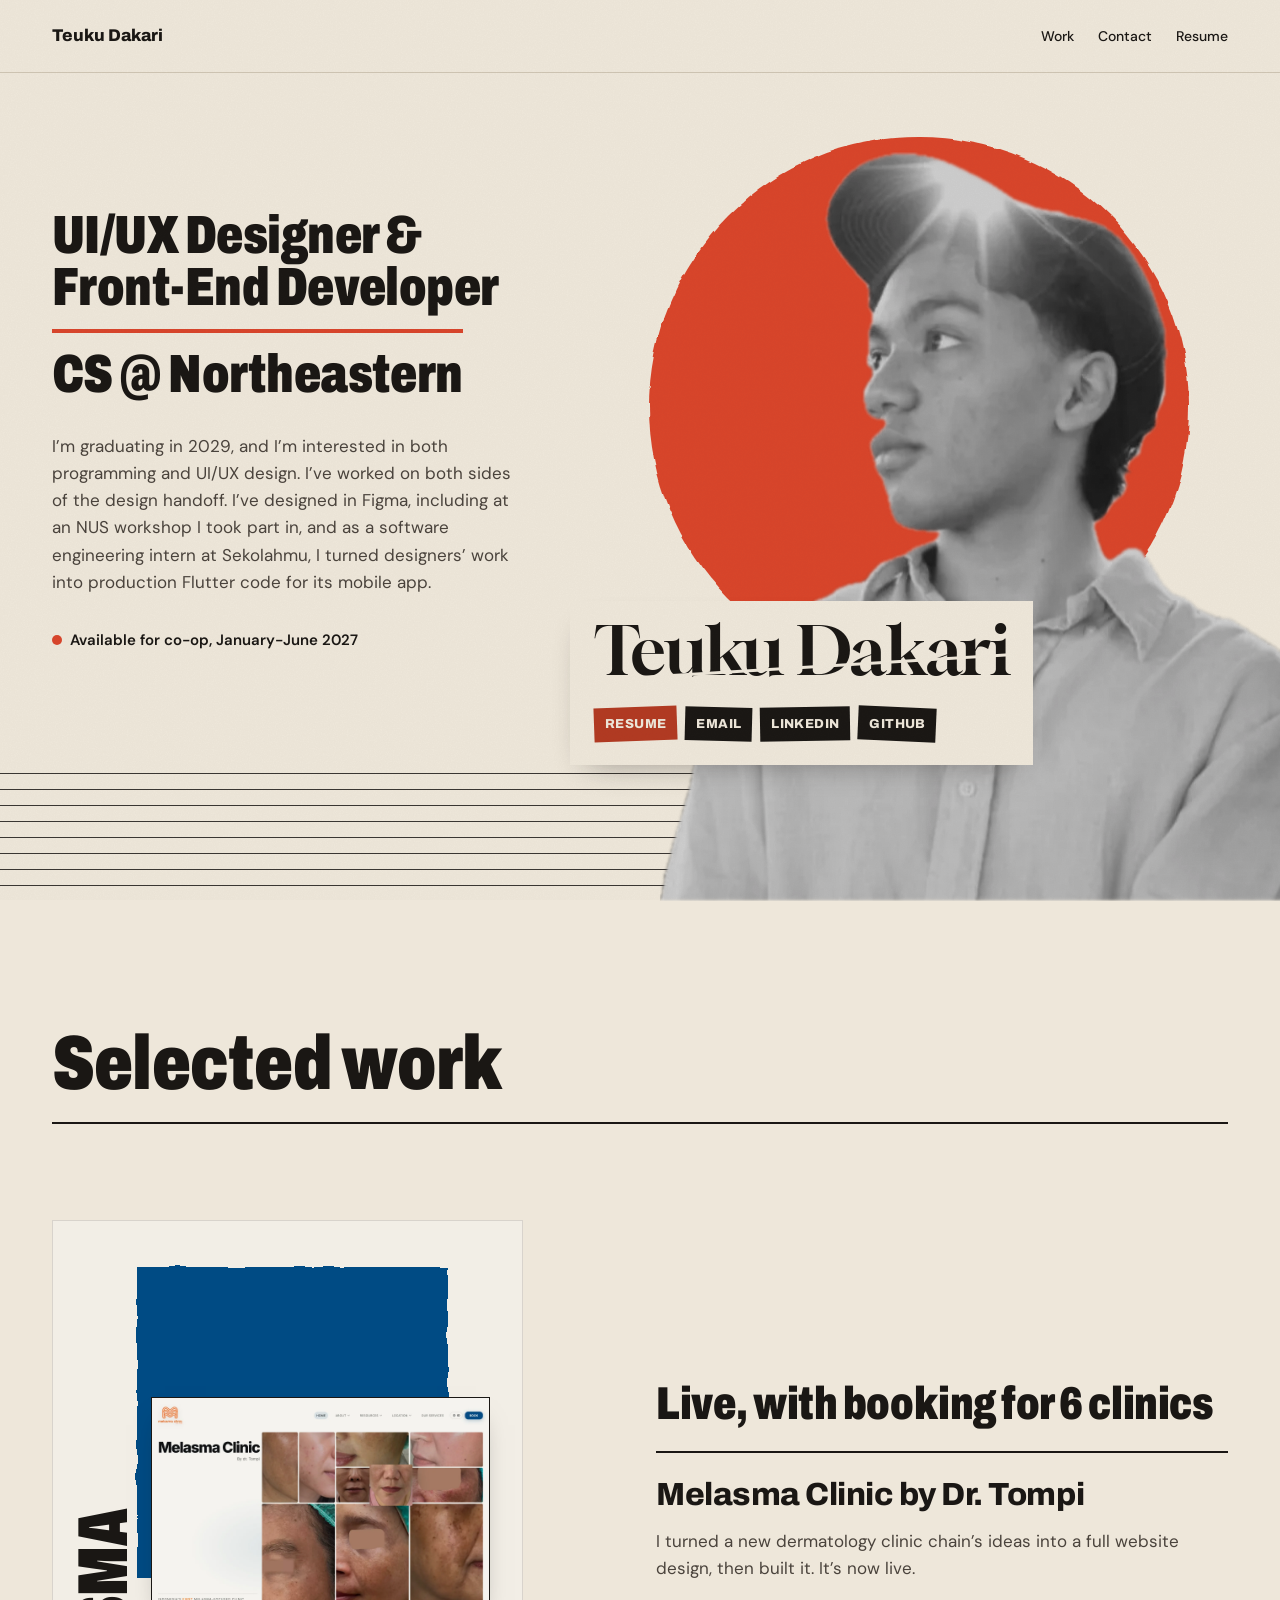
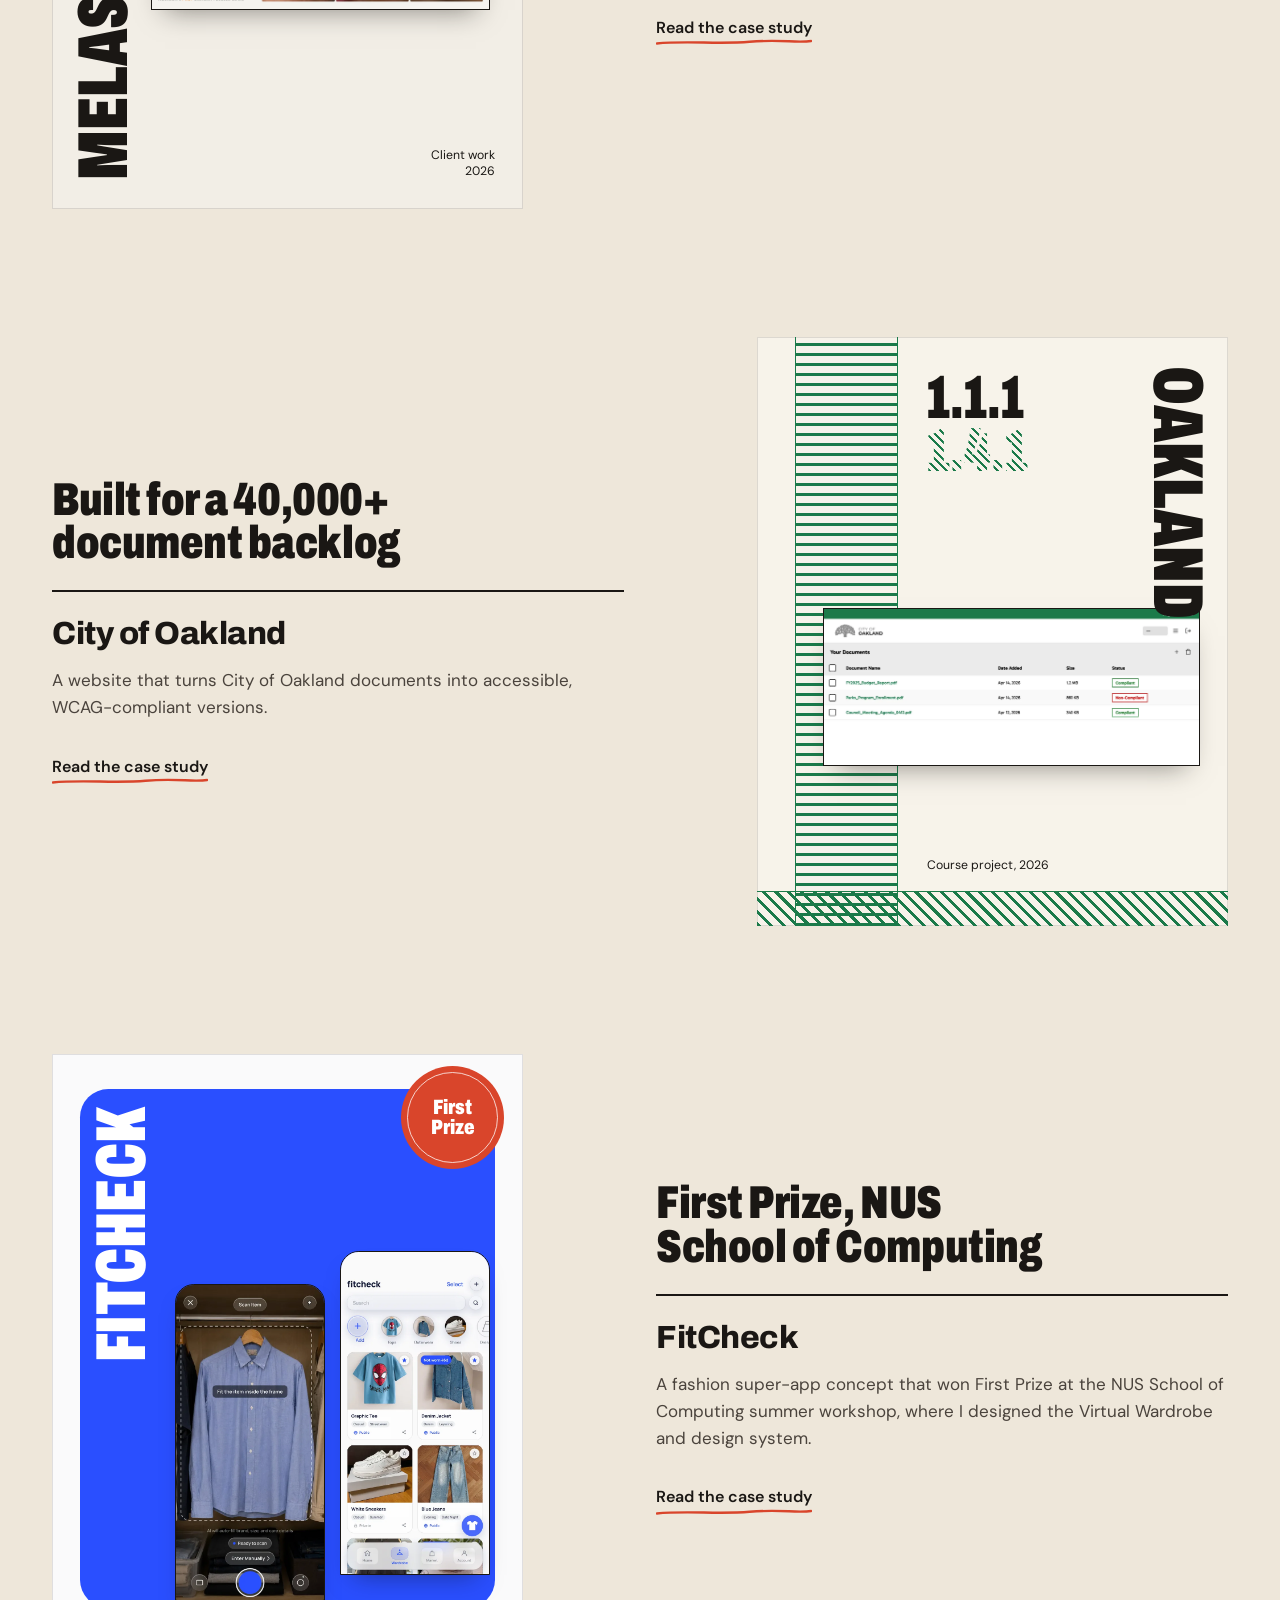
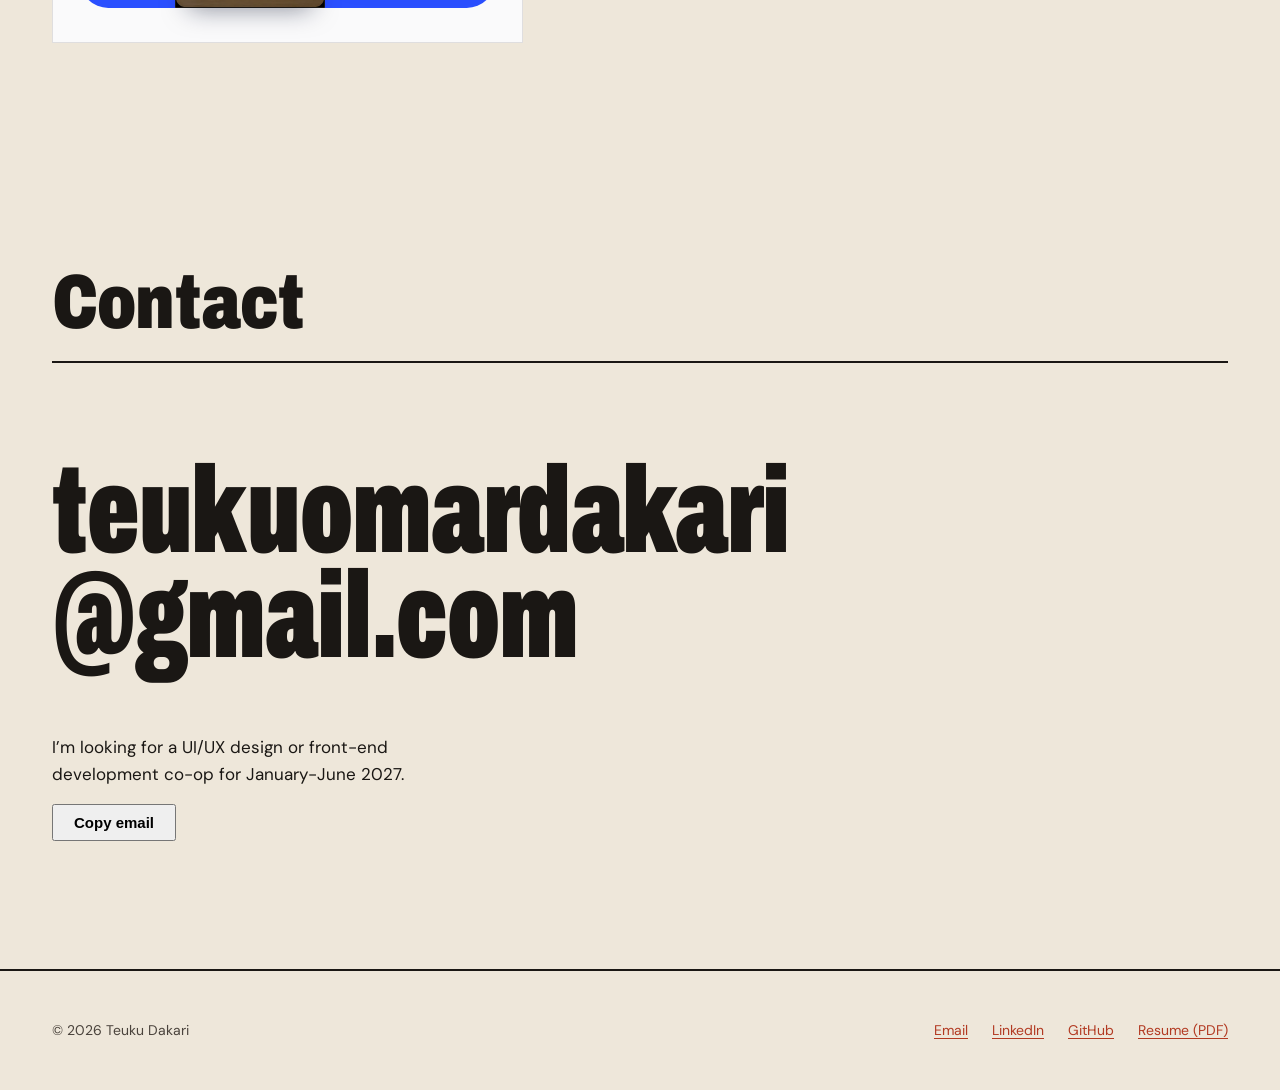
<file: index.html>
<!DOCTYPE html>
<html lang="en">
<head>
  <meta charset="utf-8">
  <meta name="viewport" content="width=device-width, initial-scale=1">
  <title>Teuku Dakari - UI/UX Designer</title>
  <meta name="description" content="Teuku Dakari is a UI/UX designer and computer science student at Northeastern University, focused on making technology easier for everyone to use.">

  <meta name="theme-color" content="#EEE7DA">

  <!-- Link previews (LinkedIn, Slack, iMessage…). -->
  <meta property="og:type" content="website">
  <meta property="og:site_name" content="Teuku Dakari">
  <meta property="og:title" content="Teuku Dakari - UI/UX Designer">
  <meta property="og:description" content="UI/UX designer and computer science student at Northeastern University, focused on making technology easier for everyone to use.">
  <meta property="og:url" content="https://dakari.dev/">
  <meta property="og:image" content="https://dakari.dev/images/og-image.png">
  <meta property="og:image:width" content="1200">
  <meta property="og:image:height" content="630">
  <meta property="og:image:alt" content="Teuku Dakari, UI/UX Designer">
  <meta name="twitter:card" content="summary_large_image">
  <link rel="icon" href="favicon.svg" type="image/svg+xml">
  <link rel="apple-touch-icon" href="apple-touch-icon.png">
  <link rel="preconnect" href="https://fonts.googleapis.com">
  <link rel="preconnect" href="https://fonts.gstatic.com" crossorigin>
  <link rel="stylesheet" href="https://fonts.googleapis.com/css2?family=Gloock&text=TeukDari%20&display=swap">
  <link rel="stylesheet" href="https://fonts.googleapis.com/css2?family=Archivo:wdth,wght@62..125,400..900&family=DM+Sans:opsz,wght@9..40,400;9..40,500;9..40,600&display=swap">
  <link rel="preload" as="image" href="images/poster/headshot.webp" type="image/webp">
  <link rel="stylesheet" href="css/poster.css">
</head>
<body>
  <a class="skip-link" href="#main">Skip to content</a>

  <!-- Rough, printed edges for flat shapes -->
  <svg width="0" height="0" style="position:absolute" aria-hidden="true" focusable="false">
    <filter id="rough" x="-5%" y="-5%" width="110%" height="110%">
      <feTurbulence type="fractalNoise" baseFrequency="0.035" numOctaves="2" seed="7" result="noise"/>
      <feDisplacementMap in="SourceGraphic" in2="noise" scale="7" xChannelSelector="R" yChannelSelector="G"/>
    </filter>
  </svg>

  <!-- ============ SHARED HEADER (keep in sync across all pages) ============ -->
  <header class="site-header">
    <div class="wrap">
      <a class="site-name" href="index.html">Teuku Dakari</a>
      <nav class="site-nav" aria-label="Main">
        <ul>
          <li><a href="#work">Work</a></li>
          <li><a href="#contact">Contact</a></li>
          <li><a href="assets/resume.pdf">Resume</a></li>
        </ul>
      </nav>
    </div>
  </header>
  <!-- ============ /SHARED HEADER ============ -->

  <main id="main">

    <!-- Hero: a poster of me -->
    <section class="hero" aria-labelledby="intro-title">
      <div class="wrap">
        <div class="hero__art">
          <div class="hero__circle" aria-hidden="true"></div>
          <img class="hero__photo" src="images/poster/headshot.webp" alt="Portrait of Teuku Dakari in a cap and light shirt, looking to the side" width="643" height="715" fetchpriority="high">
          <div class="hero__plate">
            <h1 id="intro-title" class="nameplate">Teuku Dakari</h1>
            <ul class="tags-dl" aria-label="Contact">
              <li><a class="dtag dtag--primary" href="assets/resume.pdf"><span class="dtag__box" aria-hidden="true"></span><span class="dtag__text">Resume</span></a></li>
              <li><a class="dtag" href="mailto:teukuomardakari@gmail.com"><span class="dtag__box" aria-hidden="true"></span><span class="dtag__text">Email</span></a></li>
              <li><a class="dtag" href="https://www.linkedin.com/in/dakarit"><span class="dtag__box" aria-hidden="true"></span><span class="dtag__text">LinkedIn</span></a></li>
              <li><a class="dtag" href="https://github.com/dakarit"><span class="dtag__box" aria-hidden="true"></span><span class="dtag__text">GitHub</span></a></li>
            </ul>
          </div>
        </div>

        <div class="hero__text">
          <p class="hero__lead">UI/UX Designer &amp; <span class="nowrap">Front-End Developer</span> <span class="visually-hidden">|</span> <span class="hero__school">CS @ Northeastern</span></p>
          <p class="hero__about">I’m graduating in 2029, and I’m interested in both programming and UI/UX design. I’ve worked on both sides of the design handoff. I’ve designed in Figma, including at an NUS workshop I took part in, and as a software engineering intern at Sekolahmu, I turned designers’ work into production Flutter code for its mobile app.</p>
          <p class="hero__availability">Available for co-op, January-June 2027</p>
        </div>
      </div>
      <div class="hero__steps" aria-hidden="true"></div>
    </section>

    <!-- Work: each project is a poster -->
    <section class="section" id="work" aria-labelledby="work-title">
      <div class="wrap">
        <div class="section__head">
          <h2 id="work-title">Selected work</h2>
        </div>

        <ul class="work-list">

          <li class="project project--clinic">
            <a class="poster poster--clinic" href="projects/clinic.html" tabindex="-1" aria-hidden="true">
              <span class="poster__shape"></span>
              <img class="poster__img" src="images/melasma/home-en.webp" alt="" width="1600" height="1000" loading="lazy">
              <span class="poster__title">MELASMA</span>
              <span class="poster__meta">Client work<br>2026</span>
            </a>
            <div class="project__info">
              <p class="project__fact">Live, with booking for 6 clinics</p>
              <h3><a href="projects/clinic.html">Melasma Clinic by Dr. Tompi</a></h3>
              <p class="project__desc">I turned a new dermatology clinic chain’s ideas into a full website design, then built it. It’s now live.</p>
              <a class="read-more" href="projects/clinic.html">Read the case study<span class="visually-hidden">: Melasma Clinic</span></a>
            </div>
          </li>

          <li class="project project--oakland">
            <a class="poster poster--oakland" href="projects/oakland.html" tabindex="-1" aria-hidden="true">
              <span class="poster__shape"></span>
              <span class="poster__codes"><span>1.1.1</span><span>1.4.1</span></span>
              <img class="poster__img" src="images/oakland/dashboard.webp" alt="" width="1600" height="667" loading="lazy">
              <span class="poster__band"></span>
              <span class="poster__title">OAKLAND</span>
              <span class="poster__meta">Course project, 2026</span>
            </a>
            <div class="project__info">
              <p class="project__fact">Built for a 40,000+ document backlog</p>
              <h3><a href="projects/oakland.html">City of Oakland</a></h3>
              <p class="project__desc">A website that turns City of Oakland documents into accessible, WCAG-compliant versions.</p>
              <a class="read-more" href="projects/oakland.html">Read the case study<span class="visually-hidden">: City of Oakland</span></a>
            </div>
          </li>

          <li class="project project--fitcheck">
            <a class="poster poster--fitcheck" href="projects/nus.html" tabindex="-1" aria-hidden="true">
              <span class="poster__shape"></span>
              <span class="poster__block"></span>
              <span class="poster__block poster__block--blue"></span>
              <span class="poster__barcode"></span>
              <img class="poster__img poster__img--a" src="images/fitcheck/scan.webp" alt="" width="520" height="1125" loading="lazy">
              <img class="poster__img poster__img--b" src="images/fitcheck/wardrobe.webp" alt="" width="520" height="1125" loading="lazy">
              <span class="poster__sticker">First<br>Prize</span>
              <span class="poster__title">FITCHECK</span>
            </a>
            <div class="project__info">
              <p class="project__fact">First Prize, NUS School of Computing</p>
              <h3><a href="projects/nus.html">FitCheck</a></h3>
              <p class="project__desc">A fashion super-app concept that won First Prize at the NUS School of Computing summer workshop, where I designed the Virtual Wardrobe and design system.</p>
              <a class="read-more" href="projects/nus.html">Read the case study<span class="visually-hidden">: FitCheck</span></a>
            </div>
          </li>

        </ul>
      </div>
    </section>

    <!-- About -->

    <!-- Contact: the closing poster -->
    <section class="contact" id="contact" aria-labelledby="contact-title">
      <div class="wrap contact__wrap">
        <h2 class="contact__word" id="contact-title">Contact</h2>
        <div class="contact__body">
          <a class="contact__email" href="mailto:teukuomardakari@gmail.com" aria-label="Email teukuomardakari@gmail.com">teukuomardakari<span>@gmail.com</span></a>
          <div class="contact__info">
            <div class="hero__rule" aria-hidden="true"></div>
            <p>I’m looking for a UI/UX design or front-end development co-op for January-June 2027.</p>
            <button class="copy-btn copy-btn--big" type="button" data-copy="teukuomardakari@gmail.com" hidden>Copy email</button>
          </div>
        </div>
      </div>
    </section>

  </main>

  <!-- ============ SHARED FOOTER (keep in sync across all pages) ============ -->
  <footer class="site-footer">
    <div class="wrap">
      <p>&copy; 2026 Teuku Dakari</p>
      <ul>
        <li><a href="mailto:teukuomardakari@gmail.com">Email</a></li>
        <li><a href="https://www.linkedin.com/in/dakarit">LinkedIn</a></li>
        <li><a href="https://github.com/dakarit">GitHub</a></li>
        <li><a href="assets/resume.pdf">Resume (PDF)</a></li>
      </ul>
    </div>
  </footer>
  <!-- ============ /SHARED FOOTER ============ -->
  <script>
    // Copy-email buttons; hidden without JS, where the mailto link still works
    (function () {
      if (!navigator.clipboard) return;
      document.querySelectorAll(".copy-btn").forEach(function (btn) {
        var label = btn.textContent;
        btn.hidden = false;
        btn.addEventListener("click", function () {
          navigator.clipboard.writeText(btn.dataset.copy).then(function () {
            btn.textContent = "Copied";
            setTimeout(function () { btn.textContent = label; }, 1800);
          });
        });
      });
    })();
  </script>
</body>
</html>
</file>
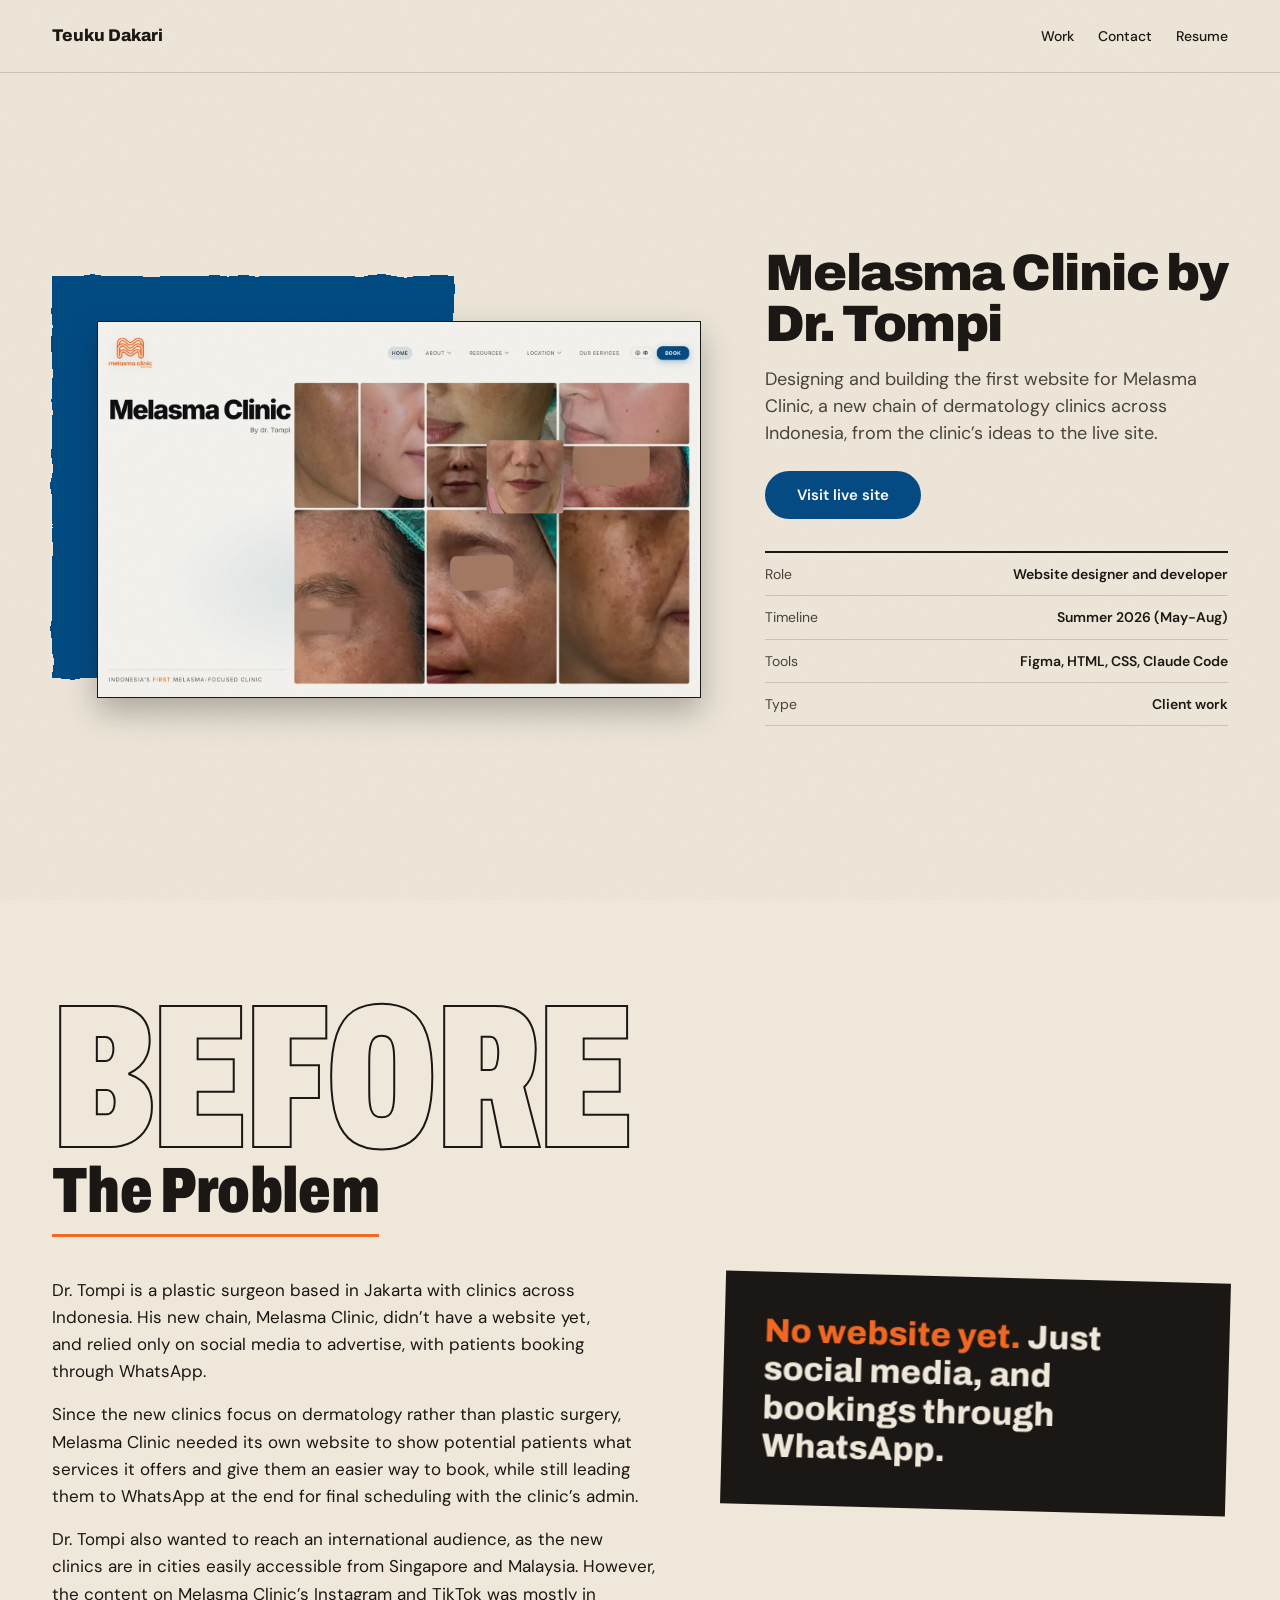
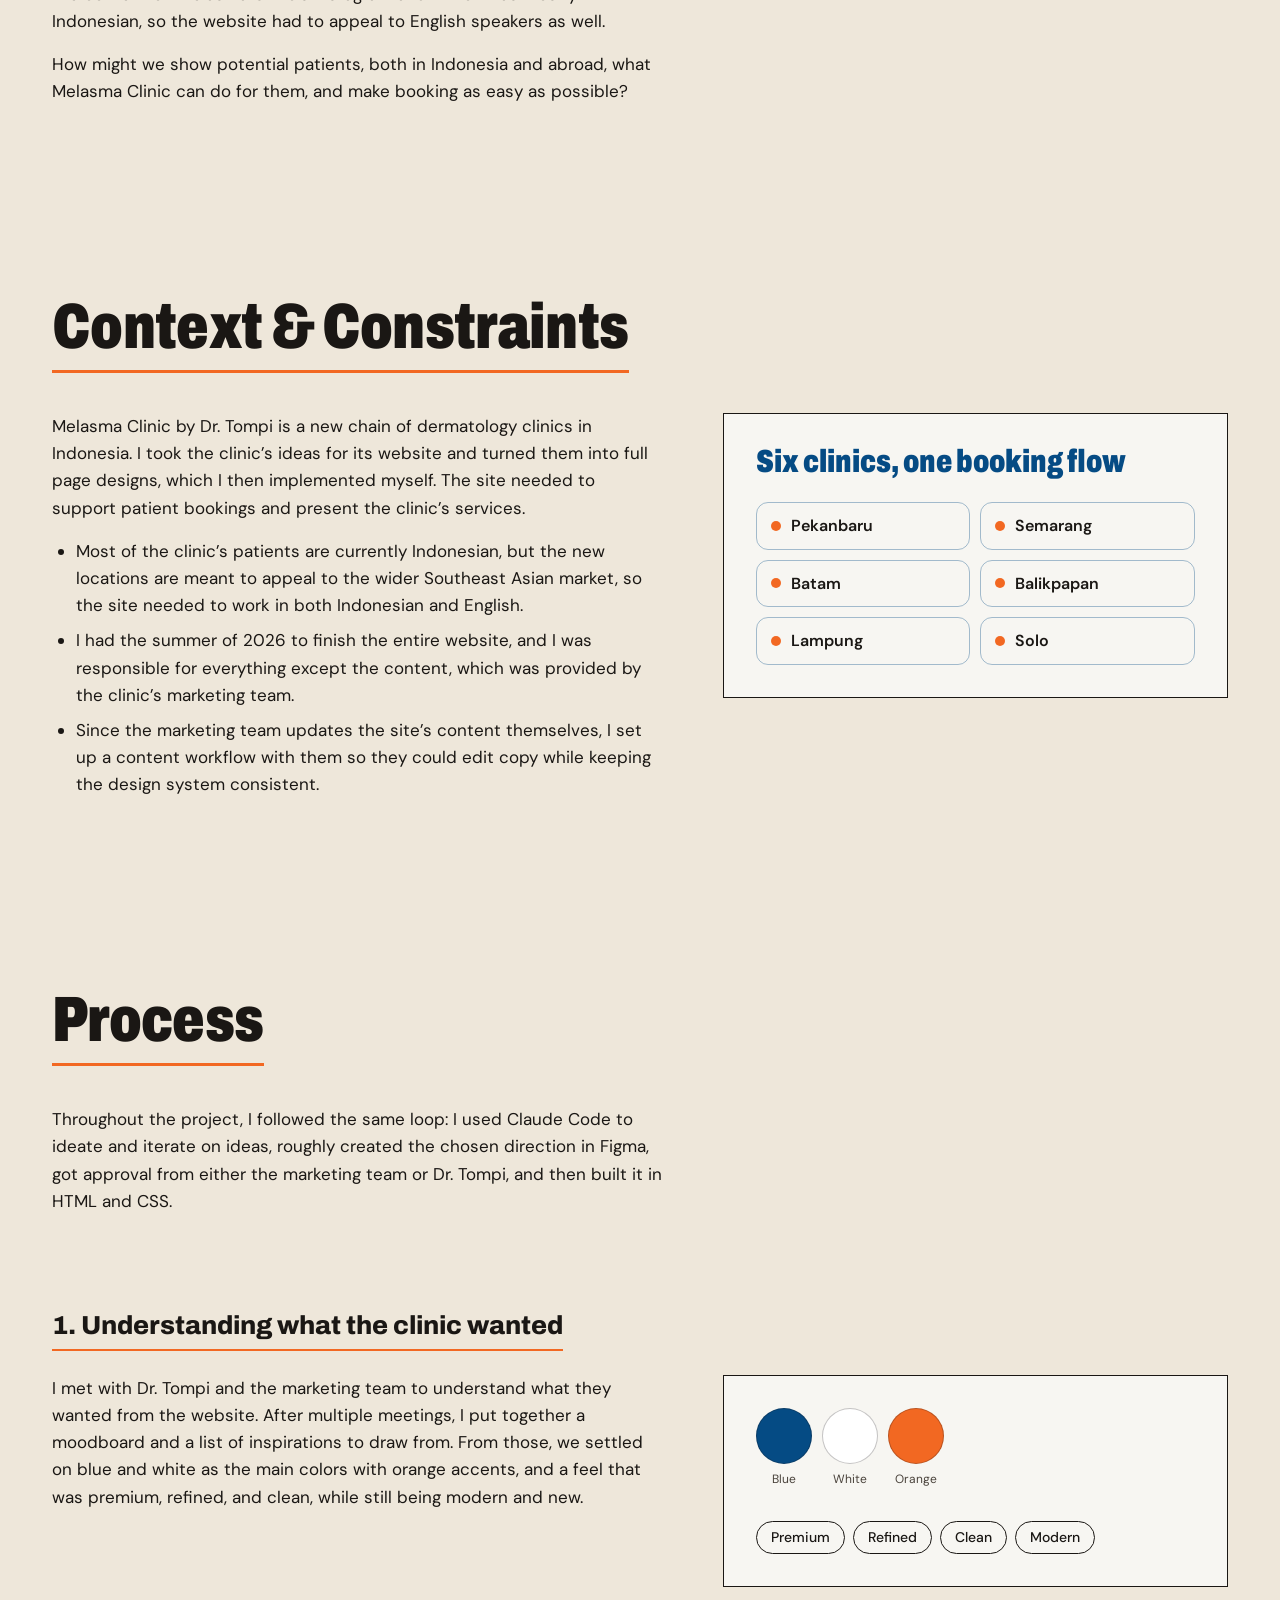
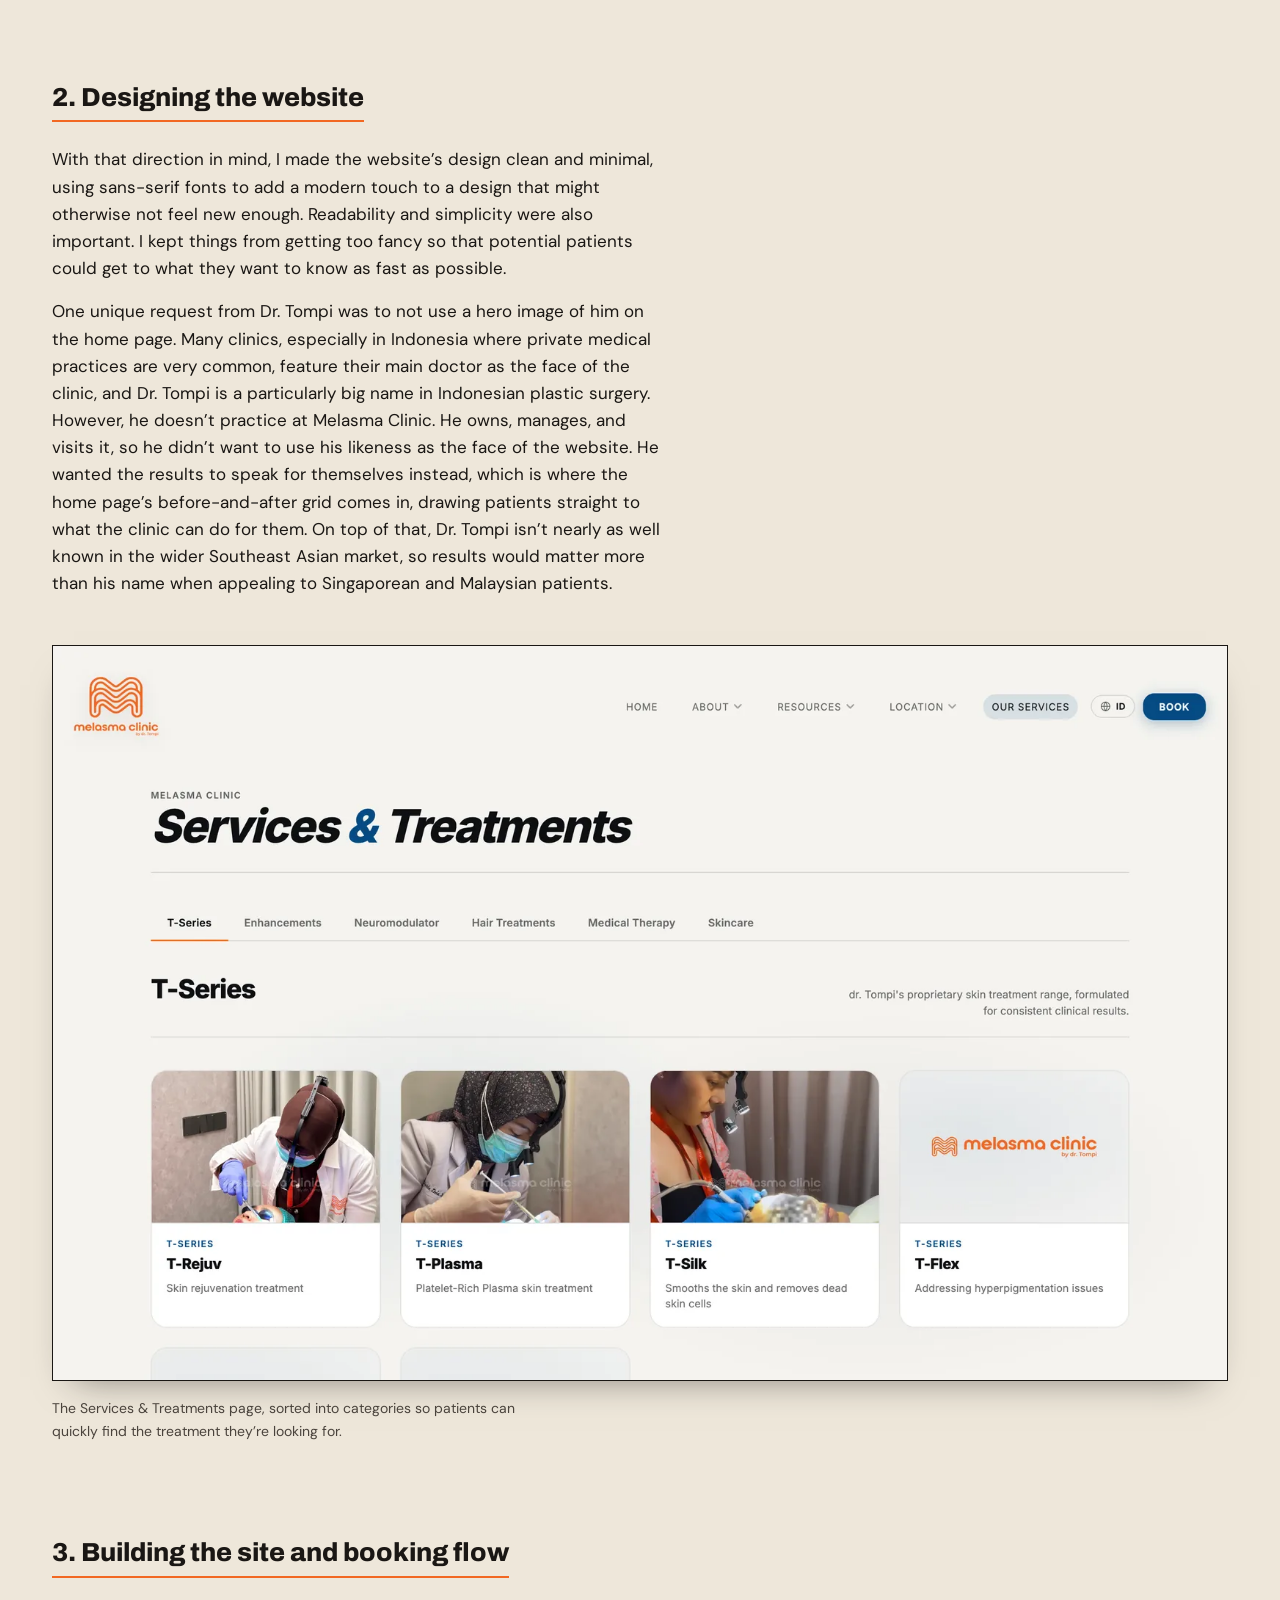
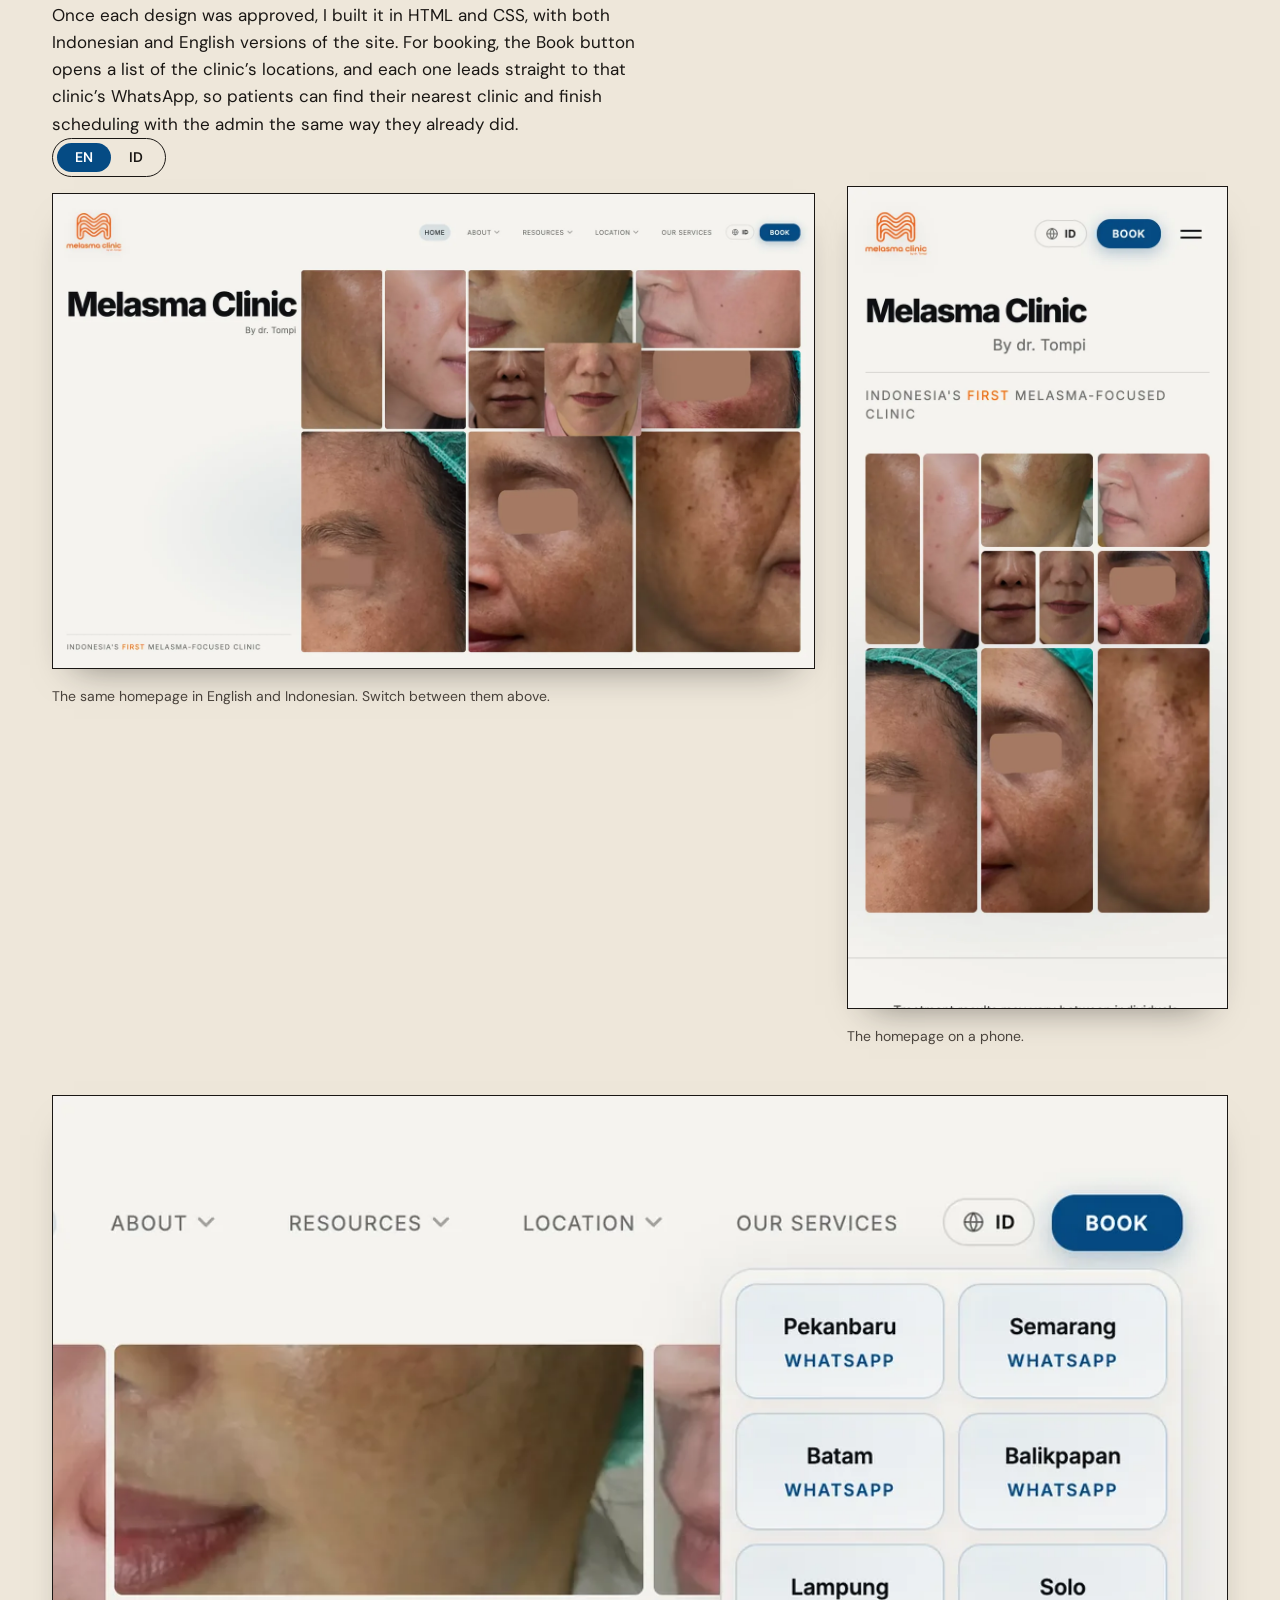
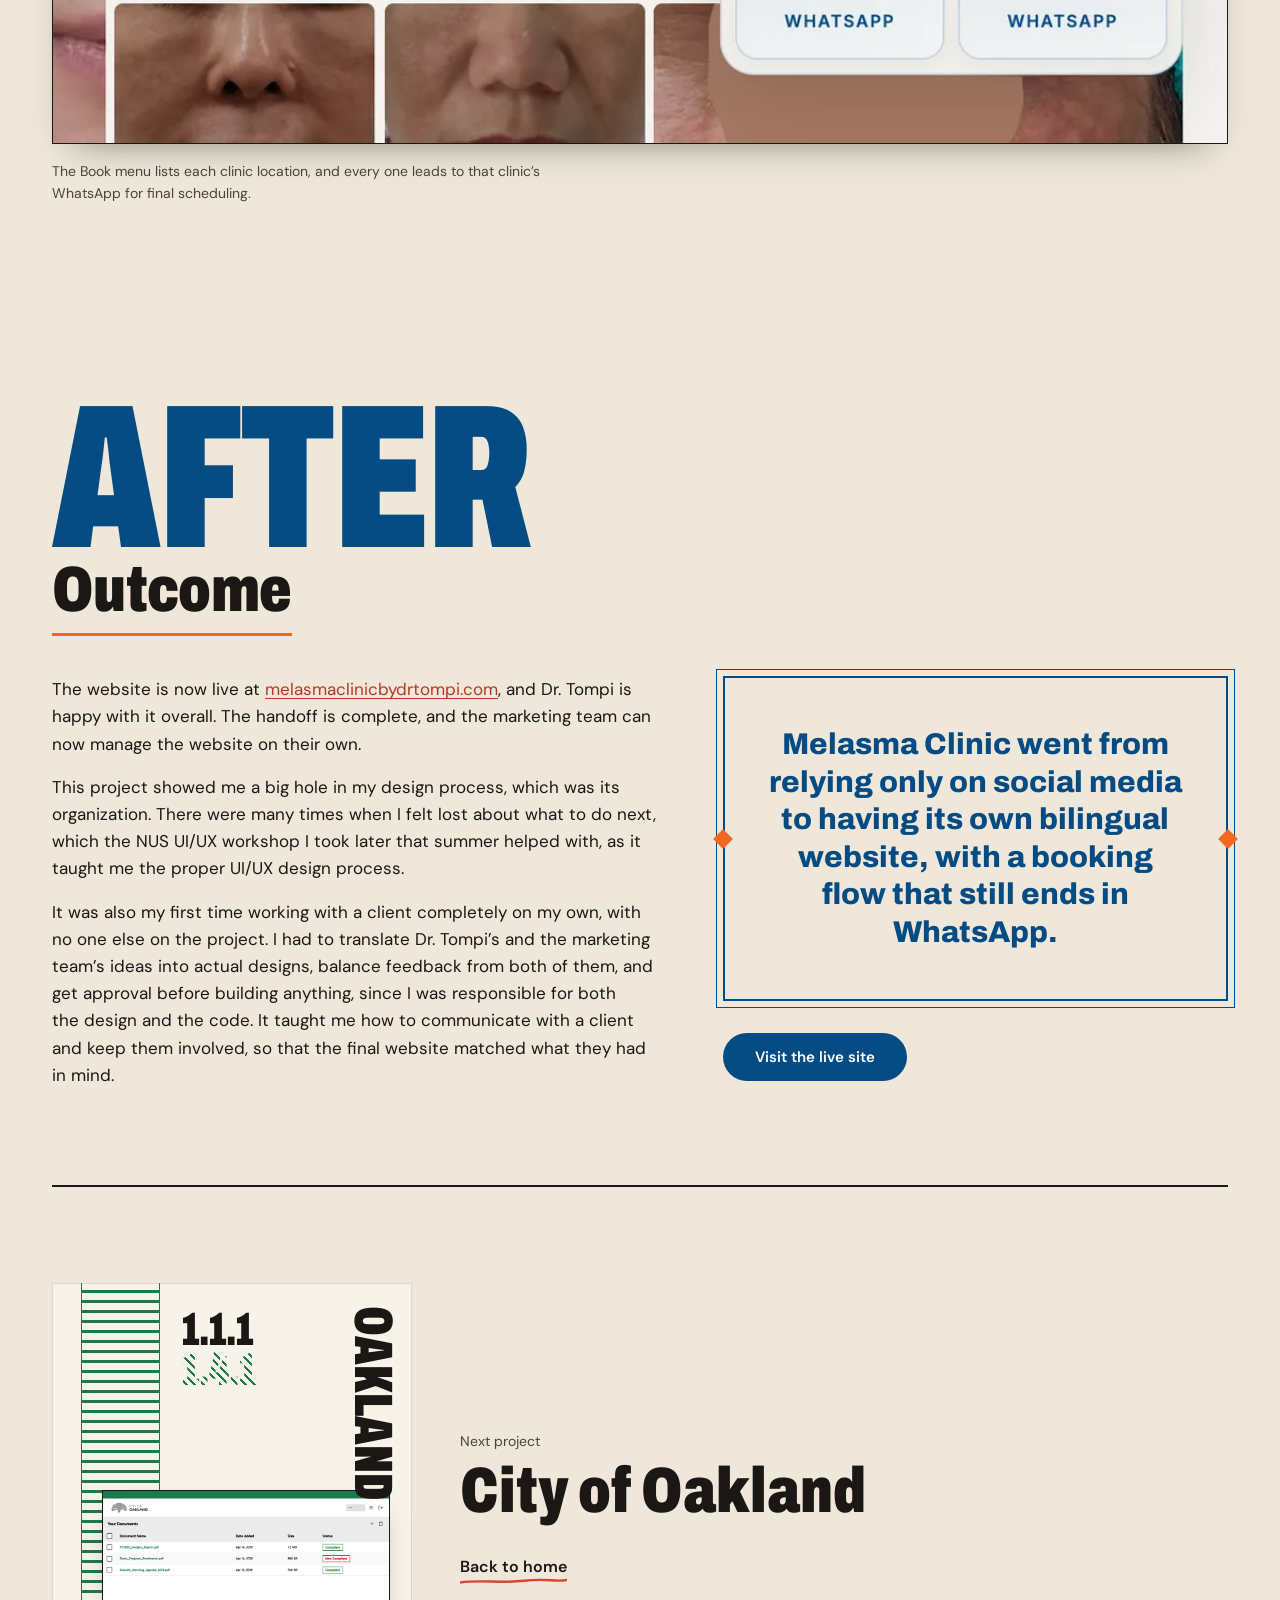
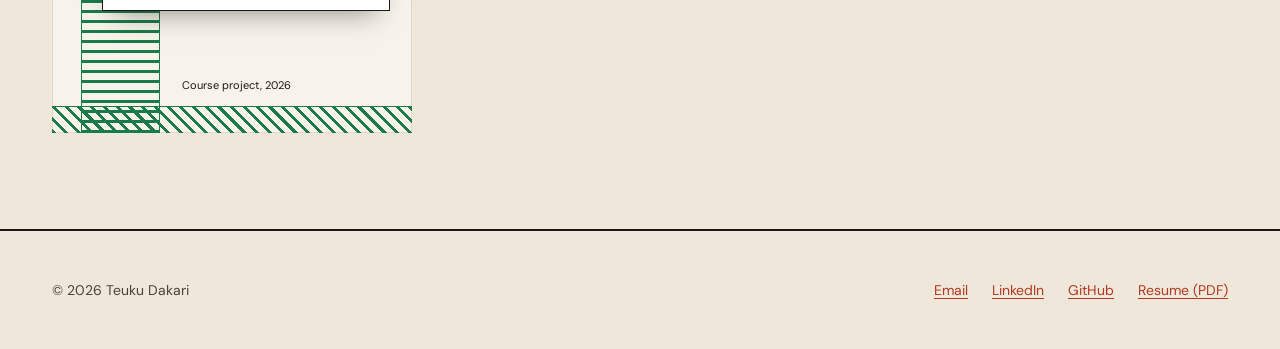
<file: projects/clinic.html>
<!DOCTYPE html>
<html lang="en">
<head>
  <meta charset="utf-8">
  <meta name="viewport" content="width=device-width, initial-scale=1">
  <title>Melasma Clinic by Dr. Tompi - Teuku Dakari</title>
  <meta name="description" content="Case study: designing and building the first website for Melasma Clinic by Dr. Tompi, a new chain of dermatology clinics across Indonesia.">

  <meta name="theme-color" content="#EEE7DA">

  <!-- Link previews (LinkedIn, Slack, iMessage…). -->
  <meta property="og:type" content="article">
  <meta property="og:site_name" content="Teuku Dakari">
  <meta property="og:title" content="Melasma Clinic by Dr. Tompi - Teuku Dakari">
  <meta property="og:description" content="Case study: designing and building the first website for Melasma Clinic by Dr. Tompi, a new chain of dermatology clinics across Indonesia.">
  <meta property="og:url" content="https://dakari.dev/projects/clinic.html">
  <meta property="og:image" content="https://dakari.dev/images/og-image.png">
  <meta property="og:image:width" content="1200">
  <meta property="og:image:height" content="630">
  <meta property="og:image:alt" content="Teuku Dakari, UI/UX Designer">
  <meta name="twitter:card" content="summary_large_image">
  <link rel="icon" href="../favicon.svg" type="image/svg+xml">
  <link rel="apple-touch-icon" href="../apple-touch-icon.png">
  <link rel="preconnect" href="https://fonts.googleapis.com">
  <link rel="preconnect" href="https://fonts.gstatic.com" crossorigin>
  <link rel="stylesheet" href="https://fonts.googleapis.com/css2?family=Archivo:wdth,wght@62..125,400..900&family=DM+Sans:ital,opsz,wght@0,9..40,400;0,9..40,500;0,9..40,600;1,9..40,400&display=swap">
  <link rel="stylesheet" href="../css/poster.css">
  <link rel="stylesheet" href="../css/melasma.css">
</head>
<body>
  <a class="skip-link" href="#main">Skip to content</a>

  <svg width="0" height="0" style="position:absolute" aria-hidden="true" focusable="false">
    <filter id="rough" x="-5%" y="-5%" width="110%" height="110%">
      <feTurbulence type="fractalNoise" baseFrequency="0.035" numOctaves="2" seed="7" result="noise"/>
      <feDisplacementMap in="SourceGraphic" in2="noise" scale="7" xChannelSelector="R" yChannelSelector="G"/>
    </filter>
  </svg>

  <!-- ============ SHARED HEADER (keep in sync across all pages) ============ -->
  <header class="site-header">
    <div class="wrap">
      <a class="site-name" href="../index.html">Teuku Dakari</a>
      <nav class="site-nav" aria-label="Main">
        <ul>
          <li><a href="../index.html#work" aria-current="true">Work</a></li>
          <li><a href="../index.html#contact">Contact</a></li>
          <li><a href="../assets/resume.pdf">Resume</a></li>
        </ul>
      </nav>
    </div>
  </header>
  <!-- ============ /SHARED HEADER ============ -->

  <main id="main">
    <article>

      <!-- Hero: the homepage, cut into strips that come together -->
      <header class="mc-hero">
        <div class="wrap">

          <div class="mc-art">
            <div class="mc-art__square" aria-hidden="true"></div>
            <div class="strips" role="img" aria-label="The Melasma Clinic by Dr. Tompi homepage, led by a grid of patient before-and-after photos">
              <span class="strip"></span><span class="strip"></span><span class="strip"></span><span class="strip"></span><span class="strip"></span><span class="strip"></span>
            </div>
          </div>

          <div class="mc-info">
            <div>
              <h1>Melasma Clinic by Dr. Tompi</h1>
              <p class="mc-info__summary">Designing and building the first website for Melasma Clinic, a new chain of dermatology clinics across Indonesia, from the clinic’s ideas to the live site.</p>
              <a class="mc-btn" href="https://melasmaclinicbydrtompi.com/en/" target="_blank" rel="noopener">Visit live site<span class="visually-hidden"> (opens in new tab)</span></a>
            </div>
            <dl class="mc-meta">
              <div><dt>Role</dt><dd>Website designer and developer</dd></div>
              <div><dt>Timeline</dt><dd>Summer 2026 (May-Aug)</dd></div>
              <div><dt>Tools</dt><dd>Figma, HTML, CSS, Claude Code</dd></div>
              <div><dt>Type</dt><dd>Client work</dd></div>
            </dl>
          </div>
        </div>
      </header>

      <div class="wrap">

        <section class="mc-section" aria-labelledby="problem">
          <p class="mc-marker" aria-hidden="true">BEFORE</p>
          <h2 class="mc-h2" id="problem">The Problem</h2>
          <div class="mc-split">
            <div class="mc-text">
              <p>Dr. Tompi is a plastic surgeon based in Jakarta with clinics across Indonesia. His new chain, Melasma Clinic, didn’t have a website yet, and relied only on social media to advertise, with patients booking through WhatsApp.</p>
              <p>Since the new clinics focus on dermatology rather than plastic surgery, Melasma Clinic needed its own website to show potential patients what services it offers and give them an easier way to book, while still leading them to WhatsApp at the end for final scheduling with the clinic’s admin.</p>
              <p>Dr. Tompi also wanted to reach an international audience, as the new clinics are in cities easily accessible from Singapore and Malaysia. However, the content on Melasma Clinic’s Instagram and TikTok was mostly in Indonesian, so the website had to appeal to English speakers as well.</p>
              <p>How might we show potential patients, both in Indonesia and abroad, what Melasma Clinic can do for them, and make booking as easy as possible?</p>
            </div>
            <p class="mc-before" aria-hidden="true"><span>No website yet.</span> Just social media, and bookings through WhatsApp.</p>
          </div>
        </section>

        <section class="mc-section" aria-labelledby="context">
          <h2 class="mc-h2" id="context">Context &amp; Constraints</h2>
          <div class="mc-split">
          <div class="mc-text">
            <p>Melasma Clinic by Dr. Tompi is a new chain of dermatology clinics in Indonesia. I took the clinic’s ideas for its website and turned them into full page designs, which I then implemented myself. The site needed to support patient bookings and present the clinic’s services.</p>
            <ul>
              <li>Most of the clinic’s patients are currently Indonesian, but the new locations are meant to appeal to the wider Southeast Asian market, so the site needed to work in both Indonesian and English.</li>
              <li>I had the summer of 2026 to finish the entire website, and I was responsible for everything except the content, which was provided by the clinic’s marketing team.</li>
              <li>Since the marketing team updates the site’s content themselves, I set up a content workflow with them so they could edit copy while keeping the design system consistent.</li>
            </ul>
          </div>
          <aside class="locations" aria-label="Melasma Clinic locations">
            <p class="locations__title">Six clinics, one booking flow</p>
            <ul>
              <li>Pekanbaru</li><li>Semarang</li><li>Batam</li><li>Balikpapan</li><li>Lampung</li><li>Solo</li>
            </ul>
          </aside>
          </div>
        </section>

        <section class="mc-section" aria-labelledby="process">
          <h2 class="mc-h2" id="process">Process</h2>
          <div class="mc-text"><p>Throughout the project, I followed the same loop: I used Claude Code to ideate and iterate on ideas, roughly created the chosen direction in Figma, got approval from either the marketing team or Dr. Tompi, and then built it in HTML and CSS.</p></div>

          <div class="mc-step">
            <h3 class="mc-h3">1. Understanding what the clinic wanted</h3>
            <div class="mc-split">
            <div class="mc-text"><p>I met with Dr. Tompi and the marketing team to understand what they wanted from the website. After multiple meetings, I put together a moodboard and a list of inspirations to draw from. From those, we settled on blue and white as the main colors with orange accents, and a feel that was premium, refined, and clean, while still being modern and new.</p></div>
            <div class="brief" aria-label="The agreed design direction">
              <ul class="brief__swatches">
                <li><span style="background:#054B84"></span>Blue</li>
                <li><span style="background:#FFFFFF"></span>White</li>
                <li><span style="background:#F26822"></span>Orange</li>
              </ul>
              <ul class="brief__words">
                <li>Premium</li><li>Refined</li><li>Clean</li><li>Modern</li>
              </ul>
            </div>
            </div>
          </div>

          <div class="mc-step">
            <h3 class="mc-h3">2. Designing the website</h3>
            <div class="mc-text">
              <p>With that direction in mind, I made the website’s design clean and minimal, using sans-serif fonts to add a modern touch to a design that might otherwise not feel new enough. Readability and simplicity were also important. I kept things from getting too fancy so that potential patients could get to what they want to know as fast as possible.</p>
              <p>One unique request from Dr. Tompi was to not use a hero image of him on the home page. Many clinics, especially in Indonesia where private medical practices are very common, feature their main doctor as the face of the clinic, and Dr. Tompi is a particularly big name in Indonesian plastic surgery. However, he doesn’t practice at Melasma Clinic. He owns, manages, and visits it, so he didn’t want to use his likeness as the face of the website. He wanted the results to speak for themselves instead, which is where the home page’s before-and-after grid comes in, drawing patients straight to what the clinic can do for them. On top of that, Dr. Tompi isn’t nearly as well known in the wider Southeast Asian market, so results would matter more than his name when appealing to Singaporean and Malaysian patients.</p>
            </div>
            <figure class="mc-figure mc-figure--wide">
              <img src="../images/melasma/services.webp" alt="The Services and Treatments page, with category tabs and treatment cards in the clinic's blue, white, and orange" width="1600" height="1000" loading="lazy">
              <figcaption>The Services &amp; Treatments page, sorted into categories so patients can quickly find the treatment they’re looking for.</figcaption>
            </figure>
          </div>

          <div class="mc-step">
            <h3 class="mc-h3">3. Building the site and booking flow</h3>
            <div class="mc-text"><p>Once each design was approved, I built it in HTML and CSS, with both Indonesian and English versions of the site. For booking, the Book button opens a list of the clinic’s locations, and each one leads straight to that clinic’s WhatsApp, so patients can find their nearest clinic and finish scheduling with the admin the same way they already did.</p></div>
            <div class="mc-pair">
              <figure class="mc-figure lang-switch">
                <div class="lang-switch__controls" role="group" aria-label="Homepage language" hidden>
                  <button type="button" aria-pressed="true" data-lang="en">EN</button>
                  <button type="button" aria-pressed="false" data-lang="id">ID</button>
                </div>
                <div class="lang-switch__frame">
                  <img data-lang="en" src="../images/melasma/home-en.webp" alt="The homepage in English" width="1600" height="1000" loading="lazy">
                  <img data-lang="id" src="../images/melasma/home-id.webp" alt="The homepage in Indonesian" width="1600" height="1000" loading="lazy" hidden>
                </div>
                <figcaption>The same homepage in English and Indonesian. Switch between them above.</figcaption>
              </figure>
              <figure class="mc-figure">
                <img src="../images/melasma/home-mobile.webp" alt="The homepage on a phone" width="780" height="1688" loading="lazy">
                <figcaption>The homepage on a phone.</figcaption>
              </figure>
            </div>
            <figure class="mc-figure">
              <img src="../images/melasma/booking.webp" alt="The Book menu open, showing six clinic locations, each linking to WhatsApp" width="1100" height="606" loading="lazy">
              <figcaption>The Book menu lists each clinic location, and every one leads to that clinic’s WhatsApp for final scheduling.</figcaption>
            </figure>
          </div>
        </section>

        <section class="mc-section" aria-labelledby="outcome">
          <p class="mc-marker mc-marker--after" aria-hidden="true">AFTER</p>
          <h2 class="mc-h2" id="outcome">Outcome</h2>
          <div class="mc-split">
            <div class="mc-text">
              <p>The website is now live at <a href="https://melasmaclinicbydrtompi.com/en/">melasmaclinicbydrtompi.com</a>, and Dr. Tompi is happy with it overall. The handoff is complete, and the marketing team can now manage the website on their own.</p>
              <p>This project showed me a big hole in my design process, which was its organization. There were many times when I felt lost about what to do next, which the NUS UI/UX workshop I took later that summer helped with, as it taught me the proper UI/UX design process.</p>
              <p>It was also my first time working with a client completely on my own, with no one else on the project. I had to translate Dr. Tompi’s and the marketing team’s ideas into actual designs, balance feedback from both of them, and get approval before building anything, since I was responsible for both the design and the code. It taught me how to communicate with a client and keep them involved, so that the final website matched what they had in mind.</p>
            </div>
            <div class="mc-after">
              <div class="deco">
                <p>Melasma Clinic went from relying only on social media to having its own bilingual website, with a booking flow that still ends in WhatsApp.</p>
              </div>
              <a class="mc-btn" href="https://melasmaclinicbydrtompi.com/en/" target="_blank" rel="noopener">Visit the live site<span class="visually-hidden"> (opens in new tab)</span></a>
            </div>
          </div>
        </section>

        <nav class="next" aria-label="Next project">
          <a class="poster poster--oakland" href="oakland.html" tabindex="-1" aria-hidden="true">
              <span class="poster__shape"></span>
              <span class="poster__codes"><span>1.1.1</span><span>1.4.1</span></span>
              <img class="poster__img" src="../images/oakland/dashboard.webp" alt="" width="1600" height="667" loading="lazy">
              <span class="poster__band"></span>
              <span class="poster__title">OAKLAND</span>
              <span class="poster__meta">Course project, 2026</span>
            </a>
          <div>
            <p class="next__label">Next project</p>
            <p class="next__title"><a href="oakland.html">City of Oakland</a></p>
            <a class="read-more" href="../index.html">Back to home</a>
          </div>
        </nav>

      </div>
    </article>
  </main>

  <!-- ============ SHARED FOOTER (keep in sync across all pages) ============ -->
  <footer class="site-footer">
    <div class="wrap">
      <p>&copy; 2026 Teuku Dakari</p>
      <ul>
        <li><a href="mailto:teukuomardakari@gmail.com">Email</a></li>
        <li><a href="https://www.linkedin.com/in/dakarit">LinkedIn</a></li>
        <li><a href="https://github.com/dakarit">GitHub</a></li>
        <li><a href="../assets/resume.pdf">Resume (PDF)</a></li>
      </ul>
    </div>
  </footer>
  <!-- ============ /SHARED FOOTER ============ -->
  <script>
    // EN / ID switch for the homepage figure; without JS, the English image simply shows
    (function () {
      var group = document.querySelector(".lang-switch__controls");
      if (!group) return;
      group.hidden = false;
      var buttons = group.querySelectorAll("button");
      var images = document.querySelectorAll(".lang-switch__frame img");
      buttons.forEach(function (btn) {
        btn.addEventListener("click", function () {
          var lang = btn.dataset.lang;
          buttons.forEach(function (b) { b.setAttribute("aria-pressed", String(b === btn)); });
          images.forEach(function (img) { img.hidden = img.dataset.lang !== lang; });
        });
      });
    })();
  </script>
</body>
</html>
</file>
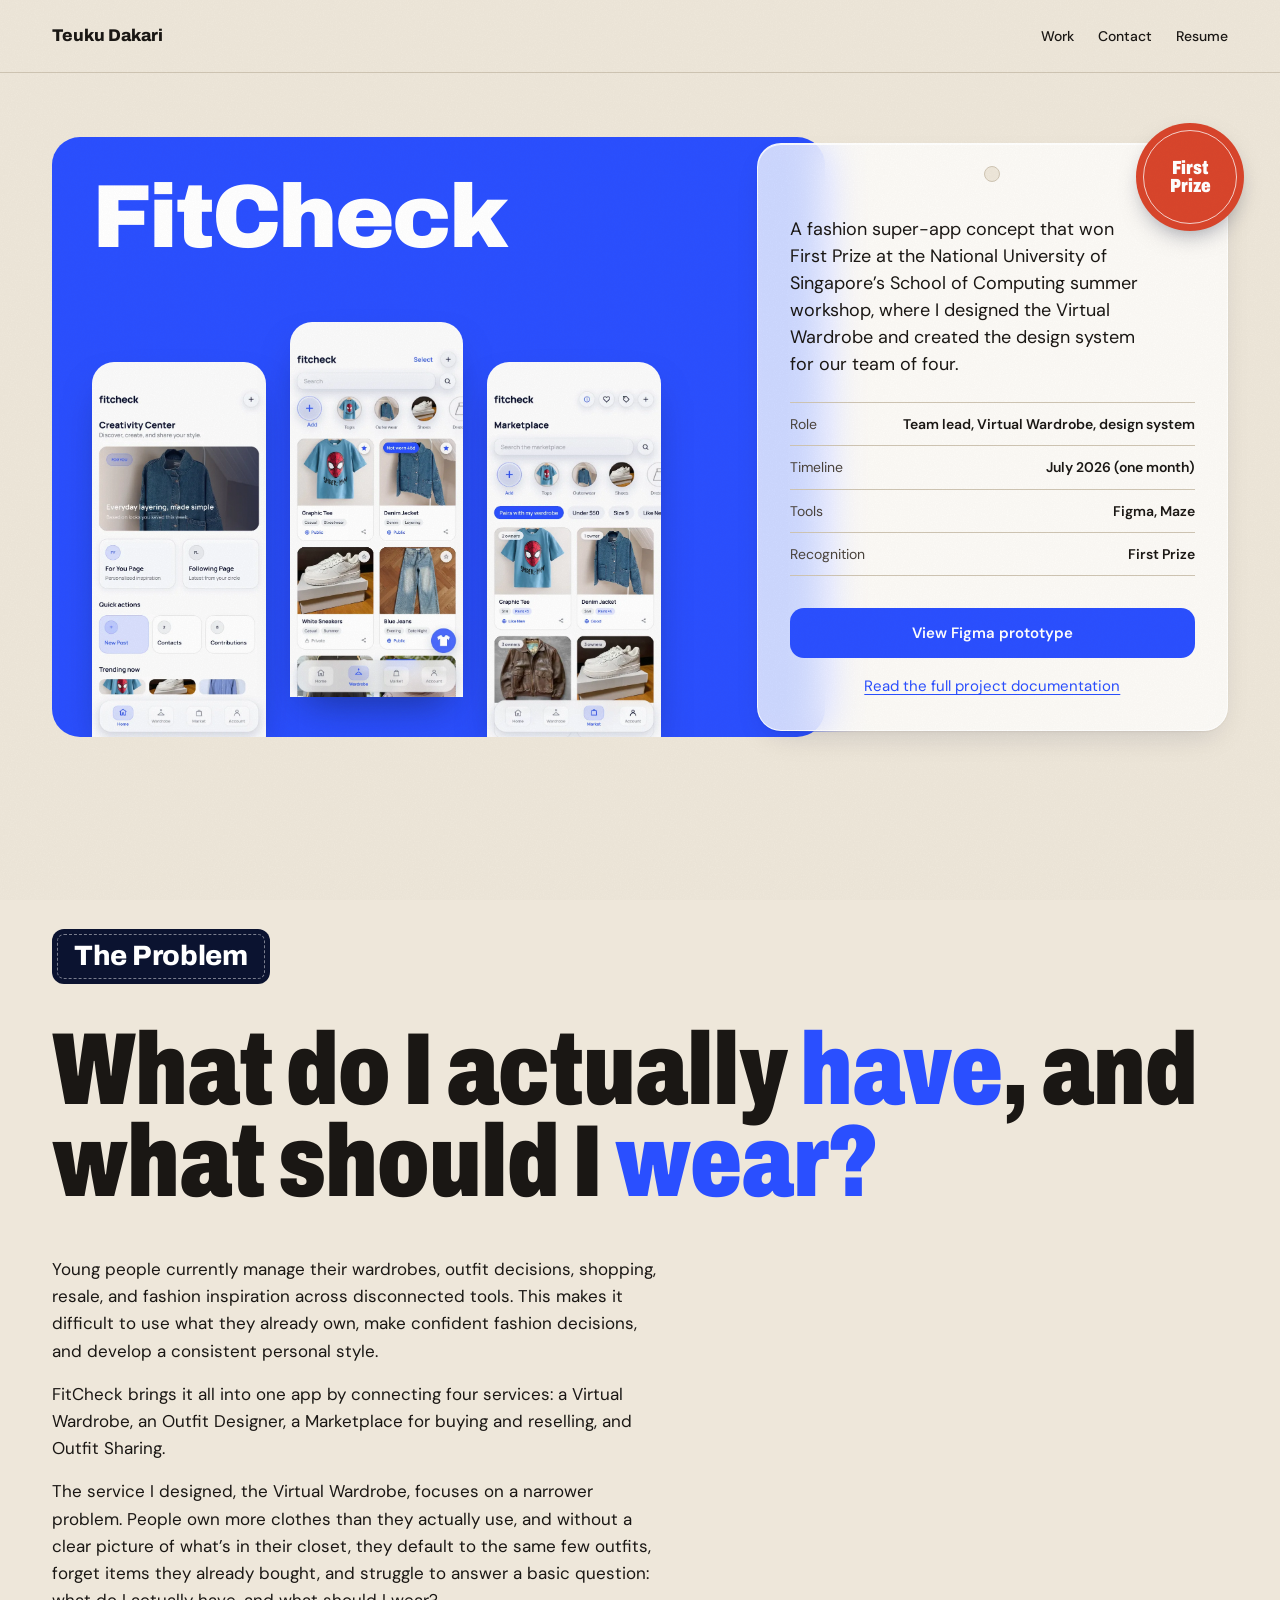
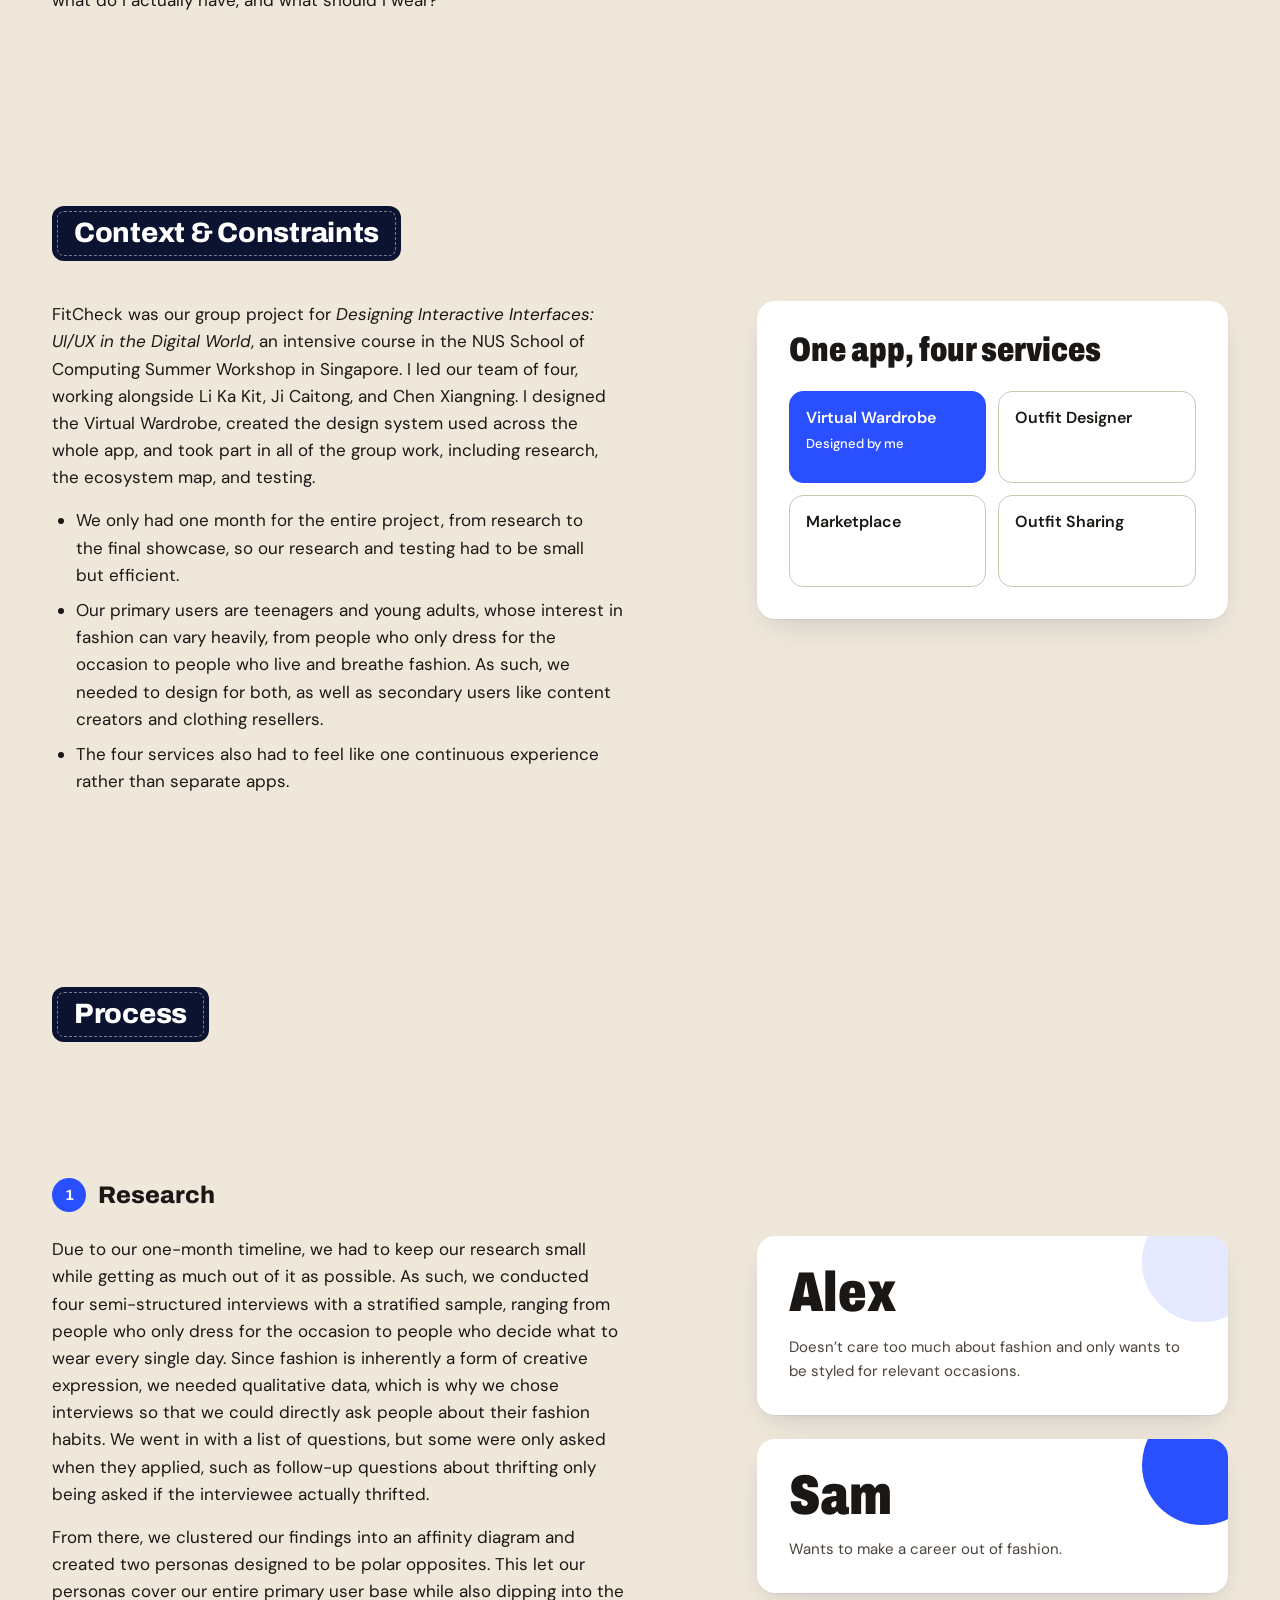
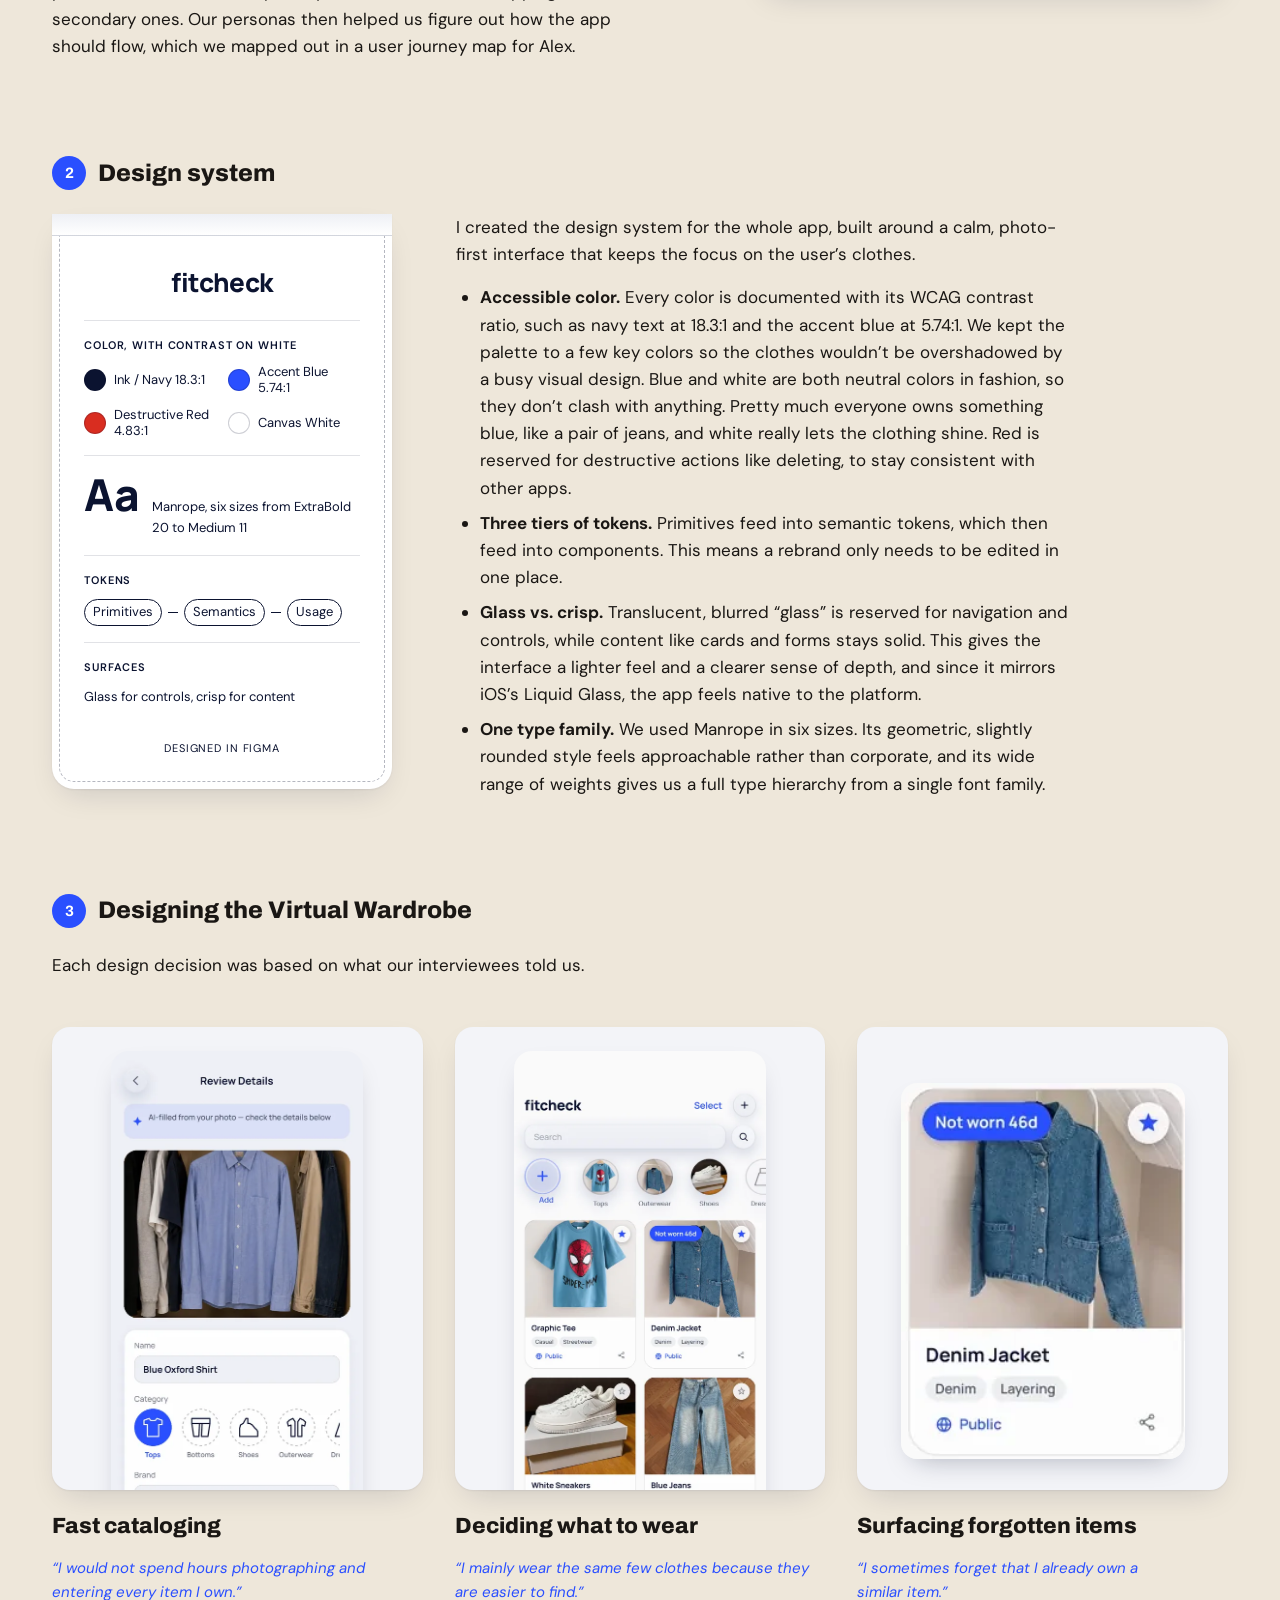
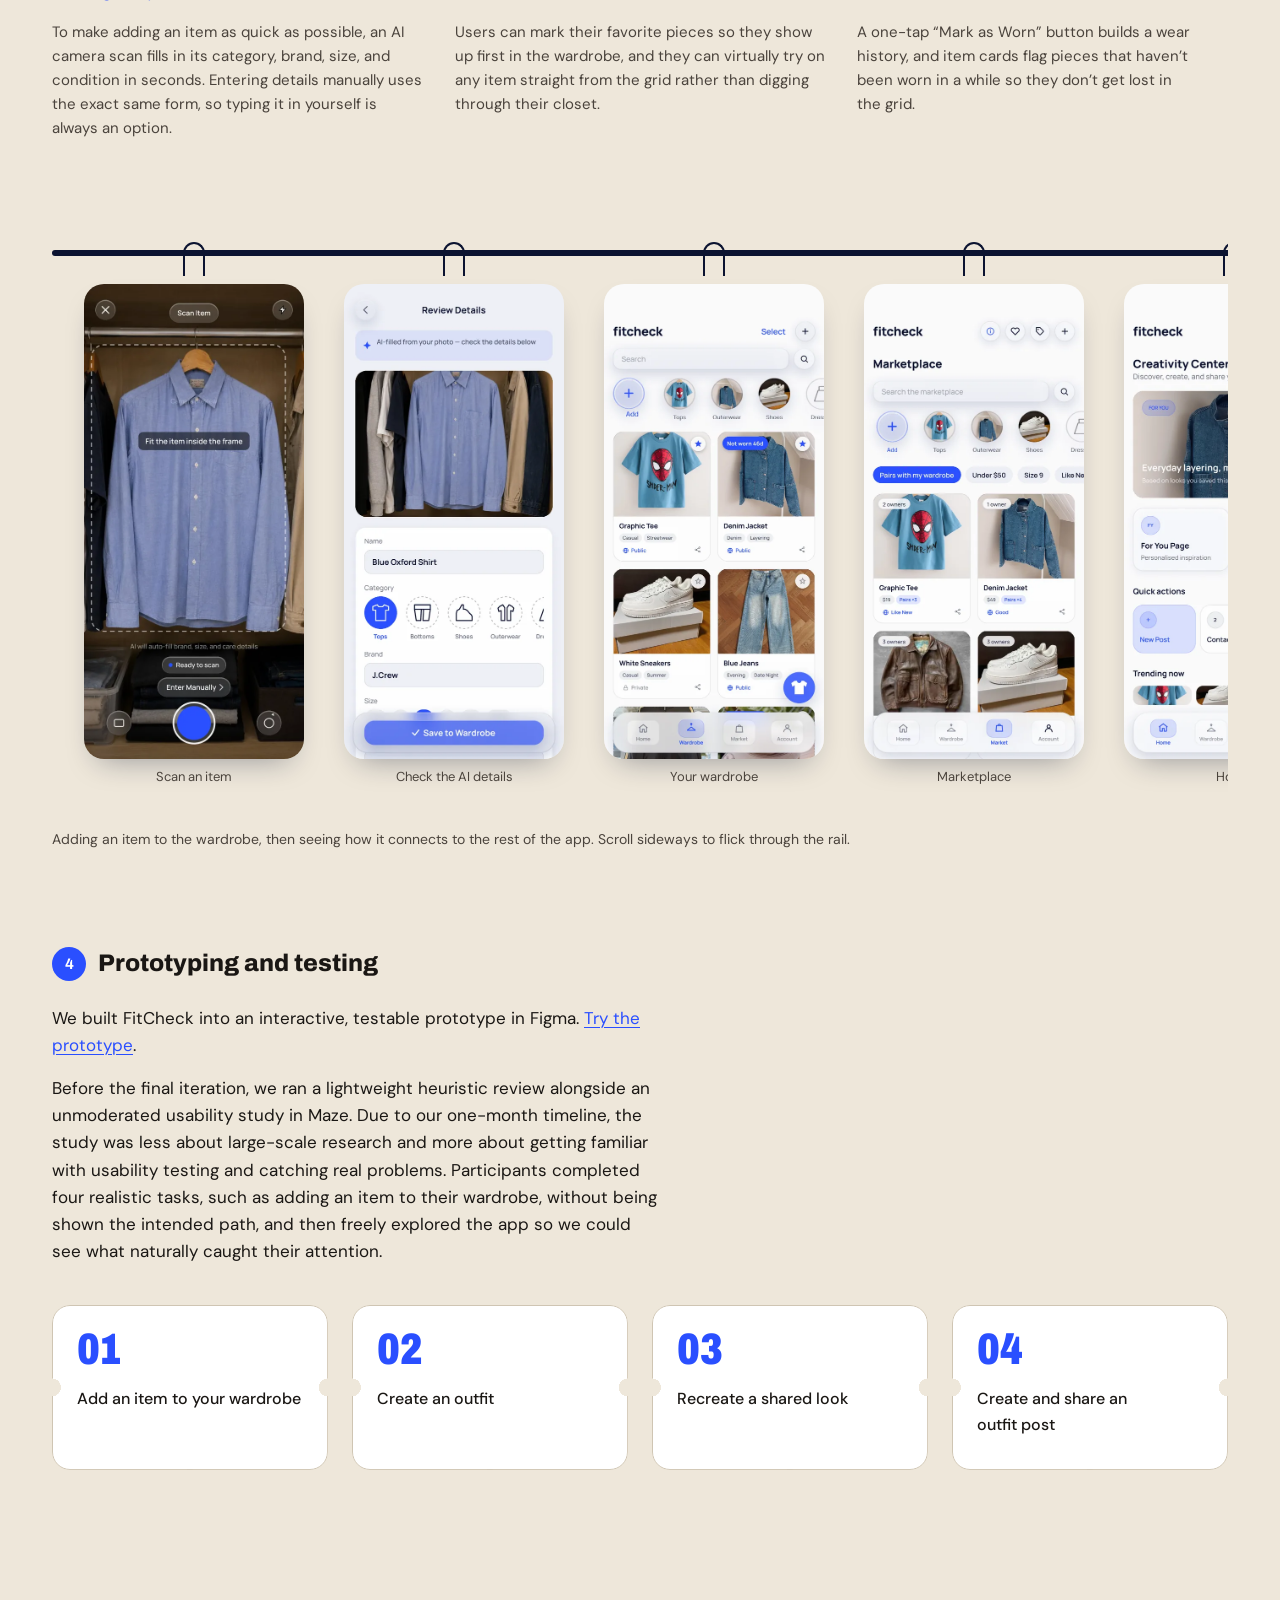
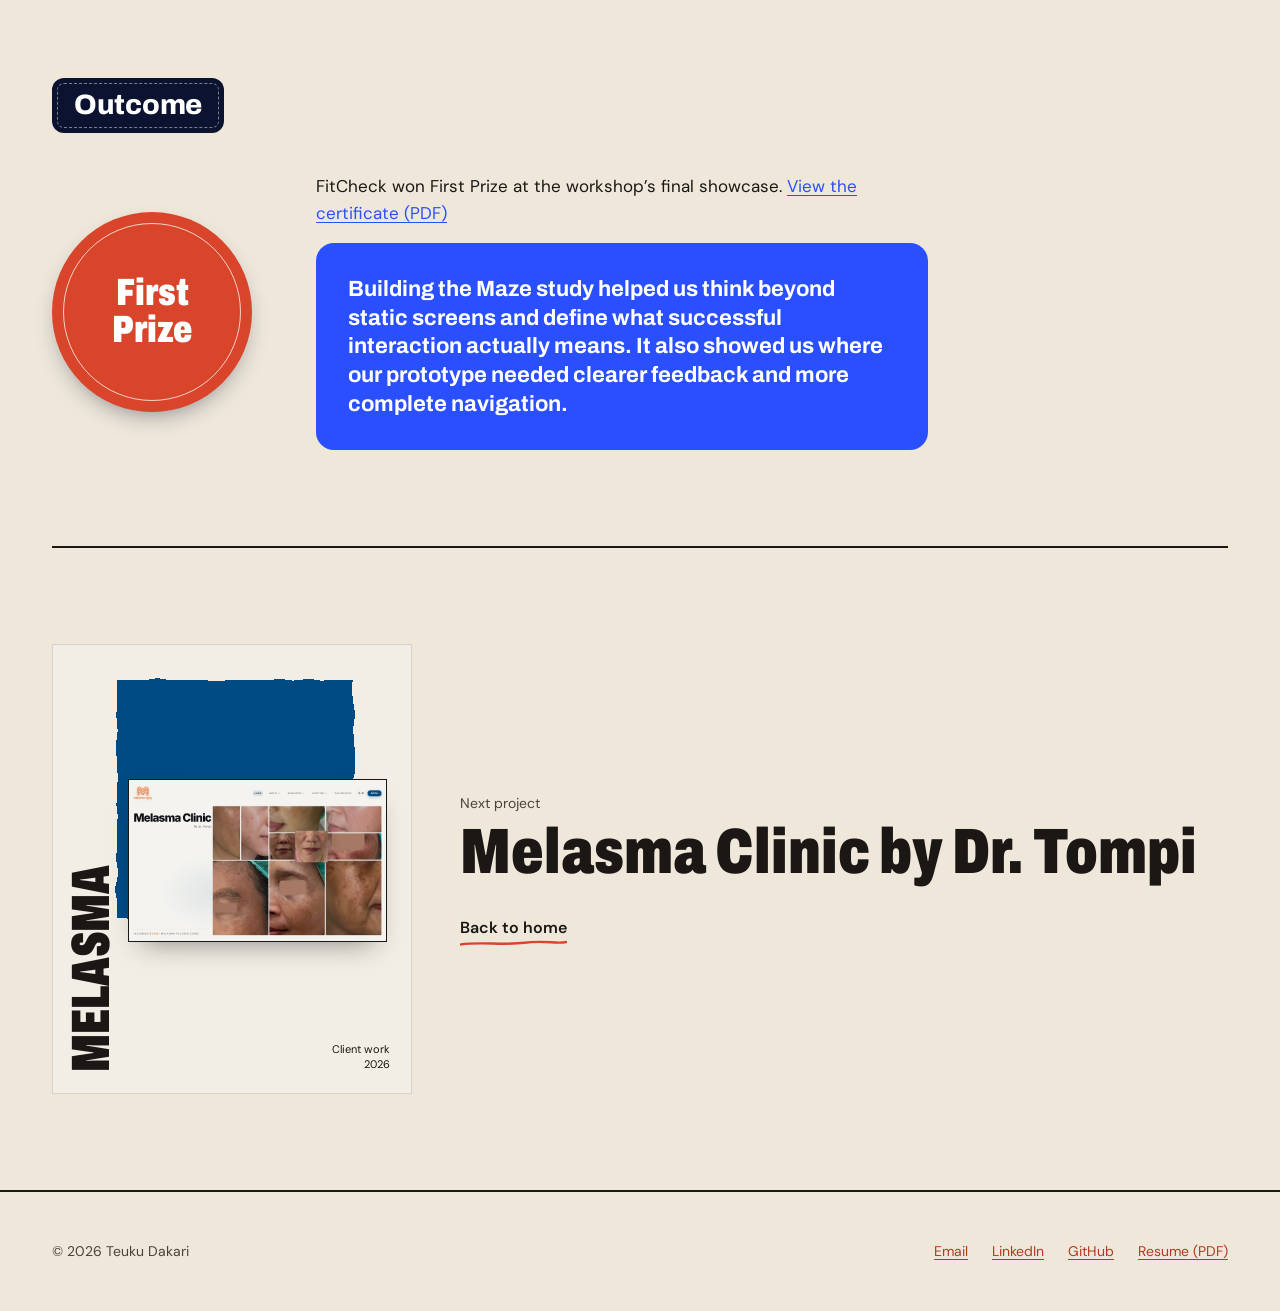
<file: projects/nus.html>
<!DOCTYPE html>
<html lang="en">
<head>
  <meta charset="utf-8">
  <meta name="viewport" content="width=device-width, initial-scale=1">
  <title>FitCheck, NUS UI/UX Workshop - Teuku Dakari</title>
  <meta name="description" content="Case study: FitCheck, a mobile app concept that won First Prize at the NUS School of Computing UI/UX summer workshop.">

  <meta name="theme-color" content="#EEE7DA">

  <!-- Link previews (LinkedIn, Slack, iMessage…). -->
  <meta property="og:type" content="article">
  <meta property="og:site_name" content="Teuku Dakari">
  <meta property="og:title" content="FitCheck, NUS UI/UX Workshop - Teuku Dakari">
  <meta property="og:description" content="Case study: FitCheck, a mobile app concept that won First Prize at the NUS School of Computing UI/UX summer workshop.">
  <meta property="og:url" content="https://dakari.dev/projects/nus.html">
  <meta property="og:image" content="https://dakari.dev/images/og-image.png">
  <meta property="og:image:width" content="1200">
  <meta property="og:image:height" content="630">
  <meta property="og:image:alt" content="Teuku Dakari, UI/UX Designer">
  <meta name="twitter:card" content="summary_large_image">
  <link rel="icon" href="../favicon.svg" type="image/svg+xml">
  <link rel="apple-touch-icon" href="../apple-touch-icon.png">
  <link rel="preconnect" href="https://fonts.googleapis.com">
  <link rel="preconnect" href="https://fonts.gstatic.com" crossorigin>
  <link rel="stylesheet" href="https://fonts.googleapis.com/css2?family=Archivo:wdth,wght@62..125,400..900&family=DM+Sans:ital,opsz,wght@0,9..40,400;0,9..40,500;0,9..40,600;1,9..40,400&display=swap">
  <link rel="stylesheet" href="https://fonts.googleapis.com/css2?family=Manrope:wght@800&text=Aafitchek&display=swap">
  <link rel="stylesheet" href="../css/poster.css">
  <link rel="stylesheet" href="../css/fitcheck.css">
</head>
<body>
  <a class="skip-link" href="#main">Skip to content</a>

  <svg width="0" height="0" style="position:absolute" aria-hidden="true" focusable="false">
    <filter id="rough" x="-5%" y="-5%" width="110%" height="110%">
      <feTurbulence type="fractalNoise" baseFrequency="0.035" numOctaves="2" seed="7" result="noise"/>
      <feDisplacementMap in="SourceGraphic" in2="noise" scale="7" xChannelSelector="R" yChannelSelector="G"/>
    </filter>
  </svg>

  <!-- ============ SHARED HEADER (keep in sync across all pages) ============ -->
  <header class="site-header">
    <div class="wrap">
      <a class="site-name" href="../index.html">Teuku Dakari</a>
      <nav class="site-nav" aria-label="Main">
        <ul>
          <li><a href="../index.html#work" aria-current="true">Work</a></li>
          <li><a href="../index.html#contact">Contact</a></li>
          <li><a href="../assets/resume.pdf">Resume</a></li>
        </ul>
      </nav>
    </div>
  </header>
  <!-- ============ /SHARED HEADER ============ -->

  <main id="main">
    <article>

      <!-- Hero: a lookbook spread -->
      <header class="lb-hero">
        <div class="wrap">
          <div class="cover">
            <h1 class="cover__title">FitCheck</h1>
            <div class="cover__phones">
              <img class="phone" src="../images/fitcheck/home.webp" alt="FitCheck's Creativity Center home screen" width="520" height="1125">
              <img class="phone" src="../images/fitcheck/wardrobe.webp" alt="The Virtual Wardrobe, a grid of clothing items with tags and favorites" width="520" height="1125">
              <img class="phone" src="../images/fitcheck/market.webp" alt="The FitCheck Marketplace, with filters like Pairs with my wardrobe" width="520" height="1125">
            </div>
          </div>

          <div class="hangtag-wrap">
            <p class="sticker" aria-hidden="true">First<br>Prize</p>
            <div class="hangtag">
              <p class="hangtag__summary">A fashion super-app concept that won First Prize at the National University of Singapore’s School of Computing summer workshop, where I designed the Virtual Wardrobe and created the design system for our team of four.</p>
              <dl>
                <div><dt>Role</dt><dd>Team lead, Virtual Wardrobe, design system</dd></div>
                <div><dt>Timeline</dt><dd>July 2026 (one month)</dd></div>
                <div><dt>Tools</dt><dd>Figma, Maze</dd></div>
                <div><dt>Recognition</dt><dd>First Prize</dd></div>
              </dl>
              <div class="hangtag__actions">
                <a class="btn" href="https://www.figma.com/proto/b9Adcl0N2yXYHbVpYsxegp/Fitcheck-Designs?page-id=865%3A2&amp;node-id=725-72&amp;p=f&amp;m=draw&amp;scaling=min-zoom&amp;content-scaling=fixed&amp;starting-point-node-id=725%3A72&amp;show-proto-sidebar=0&amp;t=Y2bTqY3LODWqlm0p-1" target="_blank" rel="noopener">View Figma prototype<span class="visually-hidden"> (opens in new tab)</span></a>
                <a href="https://lily-result-827.notion.site/FitCheck-Portfolio-a94e68e877ea826fbd7a01c9a41c502e" target="_blank" rel="noopener">Read the full project documentation<span class="visually-hidden"> (opens in new tab)</span></a>
              </div>
            </div>
          </div>
        </div>
      </header>

      <div class="wrap">

        <section class="lb-section" aria-labelledby="problem">
          <h2 class="woven" id="problem">The Problem</h2>
          <p class="pullquote pullquote--wide" aria-hidden="true">What do I actually <em>have</em>, and what should I <em>wear?</em></p>
          <div class="lb-text">
              <p>Young people currently manage their wardrobes, outfit decisions, shopping, resale, and fashion inspiration across disconnected tools. This makes it difficult to use what they already own, make confident fashion decisions, and develop a consistent personal style.</p>
              <p>FitCheck brings it all into one app by connecting four services: a Virtual Wardrobe, an Outfit Designer, a Marketplace for buying and reselling, and Outfit Sharing.</p>
              <p>The service I designed, the Virtual Wardrobe, focuses on a narrower problem. People own more clothes than they actually use, and without a clear picture of what’s in their closet, they default to the same few outfits, forget items they already bought, and struggle to answer a basic question: what do I actually have, and what should I wear?</p>
            </div>
        </section>

        <section class="lb-section" aria-labelledby="context">
          <h2 class="woven" id="context">Context &amp; Constraints</h2>
          <div class="split">
          <div class="lb-text">
            <p>FitCheck was our group project for <em>Designing Interactive Interfaces: UI/UX in the Digital World</em>, an intensive course in the NUS School of Computing Summer Workshop in Singapore. I led our team of four, working alongside Li Ka Kit, Ji Caitong, and Chen Xiangning. I designed the Virtual Wardrobe, created the design system used across the whole app, and took part in all of the group work, including research, the ecosystem map, and testing.</p>
            <ul>
              <li>We only had one month for the entire project, from research to the final showcase, so our research and testing had to be small but efficient.</li>
              <li>Our primary users are teenagers and young adults, whose interest in fashion can vary heavily, from people who only dress for the occasion to people who live and breathe fashion. As such, we needed to design for both, as well as secondary users like content creators and clothing resellers.</li>
              <li>The four services also had to feel like one continuous experience rather than separate apps.</li>
            </ul>
          </div>
          <aside class="services" aria-label="FitCheck's four services">
            <p class="services__title">One app, four services</p>
            <ul>
              <li class="services__item services__item--mine">Virtual Wardrobe <span>Designed by me</span></li>
              <li class="services__item">Outfit Designer</li>
              <li class="services__item">Marketplace</li>
              <li class="services__item">Outfit Sharing</li>
            </ul>
          </aside>
          </div>
        </section>

        <section class="lb-section" aria-labelledby="process">
          <h2 class="woven" id="process">Process</h2>

          <div class="lb-step">
            <h3 class="step-label"><span class="step-label__no" aria-hidden="true">1</span> Research</h3>
            <div class="split">
            <div class="lb-text">
              <p>Due to our one-month timeline, we had to keep our research small while getting as much out of it as possible. As such, we conducted four semi-structured interviews with a stratified sample, ranging from people who only dress for the occasion to people who decide what to wear every single day. Since fashion is inherently a form of creative expression, we needed qualitative data, which is why we chose interviews so that we could directly ask people about their fashion habits. We went in with a list of questions, but some were only asked when they applied, such as follow-up questions about thrifting only being asked if the interviewee actually thrifted.</p>
              <p>From there, we clustered our findings into an affinity diagram and created two personas designed to be polar opposites. This let our personas cover our entire primary user base while also dipping into the secondary ones. Our personas then helped us figure out how the app should flow, which we mapped out in a user journey map for Alex.</p>
            </div>
            <ul class="personas" aria-label="Personas">
              <li class="persona"><h4>Alex</h4><p>Doesn’t care too much about fashion and only wants to be styled for relevant occasions.</p></li>
              <li class="persona persona--sam"><h4>Sam</h4><p>Wants to make a career out of fashion.</p></li>
            </ul>
            </div>
          </div>

          <div class="lb-step">
            <h3 class="step-label"><span class="step-label__no" aria-hidden="true">2</span> Design system</h3>
            <div class="care">
              <figure class="care-label" aria-label="FitCheck design system summary, styled as a clothing care label">
                <p class="care-label__brand" aria-hidden="true">fitcheck</p>
                <div class="care-label__row">
                  <p class="care-label__heading">COLOR, WITH CONTRAST ON WHITE</p>
                  <ul class="swatches">
                    <li><span aria-hidden="true" style="background:#0B1330"></span> Ink / Navy 18.3:1</li>
                    <li><span aria-hidden="true" style="background:#2A4FFF"></span> Accent Blue 5.74:1</li>
                    <li><span aria-hidden="true" style="background:#D92D20"></span> Destructive Red 4.83:1</li>
                    <li><span aria-hidden="true" style="background:#FFFFFF"></span> Canvas White</li>
                  </ul>
                </div>
                <div class="care-label__row care-label__type">
                  <span class="care-label__aa" aria-hidden="true">Aa</span>
                  <span>Manrope, six sizes from ExtraBold 20 to Medium 11</span>
                </div>
                <div class="care-label__row">
                  <p class="care-label__heading">TOKENS</p>
                  <p class="tiers"><span>Primitives</span><i aria-hidden="true"></i><span>Semantics</span><i aria-hidden="true"></i><span>Usage</span></p>
                </div>
                <div class="care-label__row">
                  <p class="care-label__heading">SURFACES</p>
                  <p>Glass for controls, crisp for content</p>
                </div>
                <p class="care-label__foot" aria-hidden="true">DESIGNED IN FIGMA</p>
              </figure>
              <div class="lb-text">
                <p>I created the design system for the whole app, built around a calm, photo-first interface that keeps the focus on the user’s clothes.</p>
                <ul>
                  <li><strong>Accessible color.</strong> Every color is documented with its WCAG contrast ratio, such as navy text at 18.3:1 and the accent blue at 5.74:1. We kept the palette to a few key colors so the clothes wouldn’t be overshadowed by a busy visual design. Blue and white are both neutral colors in fashion, so they don’t clash with anything. Pretty much everyone owns something blue, like a pair of jeans, and white really lets the clothing shine. Red is reserved for destructive actions like deleting, to stay consistent with other apps.</li>
                  <li><strong>Three tiers of tokens.</strong> Primitives feed into semantic tokens, which then feed into components. This means a rebrand only needs to be edited in one place.</li>
                  <li><strong>Glass vs. crisp.</strong> Translucent, blurred “glass” is reserved for navigation and controls, while content like cards and forms stays solid. This gives the interface a lighter feel and a clearer sense of depth, and since it mirrors iOS’s Liquid Glass, the app feels native to the platform.</li>
                  <li><strong>One type family.</strong> We used Manrope in six sizes. Its geometric, slightly rounded style feels approachable rather than corporate, and its wide range of weights gives us a full type hierarchy from a single font family.</li>
                </ul>
              </div>
            </div>
          </div>

          <div class="lb-step">
            <h3 class="step-label"><span class="step-label__no" aria-hidden="true">3</span> Designing the Virtual Wardrobe</h3>
            <div class="lb-text"><p>Each design decision was based on what our interviewees told us.</p></div>
            <ul class="decisions">
              <li class="decision">
                <div class="decision__shot">
                  <img src="../images/fitcheck/review.webp" alt="The Review Details screen, with name, category, and brand filled in by AI from a photo" width="520" height="1125" loading="lazy">
                </div>
                <h4>Fast cataloging</h4>
                <blockquote>“I would not spend hours photographing and entering every item I own.”</blockquote>
                <p>To make adding an item as quick as possible, an AI camera scan fills in its category, brand, size, and condition in seconds. Entering details manually uses the exact same form, so typing it in yourself is always an option.</p>
              </li>
              <li class="decision">
                <div class="decision__shot">
                  <img src="../images/fitcheck/wardrobe.webp" alt="The wardrobe grid, where starred favorite pieces appear first" width="520" height="1125" loading="lazy">
                </div>
                <h4>Deciding what to wear</h4>
                <blockquote>“I mainly wear the same few clothes because they are easier to find.”</blockquote>
                <p>Users can mark their favorite pieces so they show up first in the wardrobe, and they can virtually try on any item straight from the grid rather than digging through their closet.</p>
              </li>
              <li class="decision">
                <div class="decision__shot decision__shot--crop">
                  <img src="../images/fitcheck/wardrobe-notworn.webp" alt="A Denim Jacket item card with a Not worn 46d badge" width="238" height="315" loading="lazy">
                </div>
                <h4>Surfacing forgotten items</h4>
                <blockquote>“I sometimes forget that I already own a similar item.”</blockquote>
                <p>A one-tap “Mark as Worn” button builds a wear history, and item cards flag pieces that haven’t been worn in a while so they don’t get lost in the grid.</p>
              </li>
            </ul>

            <figure class="rail-figure">
              <div class="rail" tabindex="0" role="region" aria-label="FitCheck screens, scroll sideways to browse">
                <div class="rail__item"><img src="../images/fitcheck/scan.webp" alt="Scan Item: the camera frames a shirt to add it to the wardrobe" width="520" height="1125" loading="lazy"><span>Scan an item</span></div>
                <div class="rail__item"><img src="../images/fitcheck/review.webp" alt="Review Details: AI-filled fields to check before saving" width="520" height="1125" loading="lazy"><span>Check the AI details</span></div>
                <div class="rail__item"><img src="../images/fitcheck/wardrobe.webp" alt="The wardrobe grid with the new item saved" width="520" height="1125" loading="lazy"><span>Your wardrobe</span></div>
                <div class="rail__item"><img src="../images/fitcheck/market.webp" alt="The Marketplace, filtered to pieces that pair with your wardrobe" width="520" height="1125" loading="lazy"><span>Marketplace</span></div>
                <div class="rail__item"><img src="../images/fitcheck/home.webp" alt="The Creativity Center home screen" width="520" height="1125" loading="lazy"><span>Home</span></div>
              </div>
              <figcaption class="rail__caption">Adding an item to the wardrobe, then seeing how it connects to the rest of the app. Scroll sideways to flick through the rail.</figcaption>
            </figure>
          </div>

          <div class="lb-step">
            <h3 class="step-label"><span class="step-label__no" aria-hidden="true">4</span> Prototyping and testing</h3>
            <div class="lb-text">
              <p>We built FitCheck into an interactive, testable prototype in Figma. <a href="https://www.figma.com/proto/b9Adcl0N2yXYHbVpYsxegp/Fitcheck-Designs?page-id=865%3A2&amp;node-id=725-72&amp;p=f&amp;m=draw&amp;scaling=min-zoom&amp;content-scaling=fixed&amp;starting-point-node-id=725%3A72&amp;show-proto-sidebar=0&amp;t=Y2bTqY3LODWqlm0p-1" target="_blank" rel="noopener">Try the prototype<span class="visually-hidden"> (opens in new tab)</span></a>.</p>
              <p>Before the final iteration, we ran a lightweight heuristic review alongside an unmoderated usability study in Maze. Due to our one-month timeline, the study was less about large-scale research and more about getting familiar with usability testing and catching real problems. Participants completed four realistic tasks, such as adding an item to their wardrobe, without being shown the intended path, and then freely explored the app so we could see what naturally caught their attention.</p>
            </div>
            <ol class="tickets" aria-label="The four Maze tasks">
              <li class="ticket"><span class="ticket__no" aria-hidden="true">01</span>Add an item to your wardrobe</li>
              <li class="ticket"><span class="ticket__no" aria-hidden="true">02</span>Create an outfit</li>
              <li class="ticket"><span class="ticket__no" aria-hidden="true">03</span>Recreate a shared look</li>
              <li class="ticket"><span class="ticket__no" aria-hidden="true">04</span>Create and share an outfit post</li>
            </ol>
          </div>
        </section>

        <section class="lb-section" aria-labelledby="outcome">
          <h2 class="woven" id="outcome">Outcome</h2>
          <div class="outcome">
            <p class="sticker" aria-hidden="true">First<br>Prize</p>
            <div class="lb-text">
              <p>FitCheck won First Prize at the workshop’s final showcase. <a href="../assets/nus-first-prize-certificate.pdf">View the certificate (PDF)</a></p>
              <p class="lb-callout">Building the Maze study helped us think beyond static screens and define what successful interaction actually means. It also showed us where our prototype needed clearer feedback and more complete navigation.</p>
            </div>
          </div>
        </section>

        <nav class="next" aria-label="Next project">
          <a class="poster poster--clinic" href="clinic.html" tabindex="-1" aria-hidden="true">
              <span class="poster__shape"></span>
              <img class="poster__img" src="../images/melasma/home-en.webp" alt="" width="1600" height="1000" loading="lazy">
              <span class="poster__title">MELASMA</span>
              <span class="poster__meta">Client work<br>2026</span>
            </a>
          <div>
            <p class="next__label">Next project</p>
            <p class="next__title"><a href="clinic.html">Melasma Clinic by Dr. Tompi</a></p>
            <a class="read-more" href="../index.html">Back to home</a>
          </div>
        </nav>

      </div>
    </article>
  </main>

  <!-- ============ SHARED FOOTER (keep in sync across all pages) ============ -->
  <footer class="site-footer">
    <div class="wrap">
      <p>&copy; 2026 Teuku Dakari</p>
      <ul>
        <li><a href="mailto:teukuomardakari@gmail.com">Email</a></li>
        <li><a href="https://www.linkedin.com/in/dakarit">LinkedIn</a></li>
        <li><a href="https://github.com/dakarit">GitHub</a></li>
        <li><a href="../assets/resume.pdf">Resume (PDF)</a></li>
      </ul>
    </div>
  </footer>
  <!-- ============ /SHARED FOOTER ============ -->
</body>
</html>
</file>
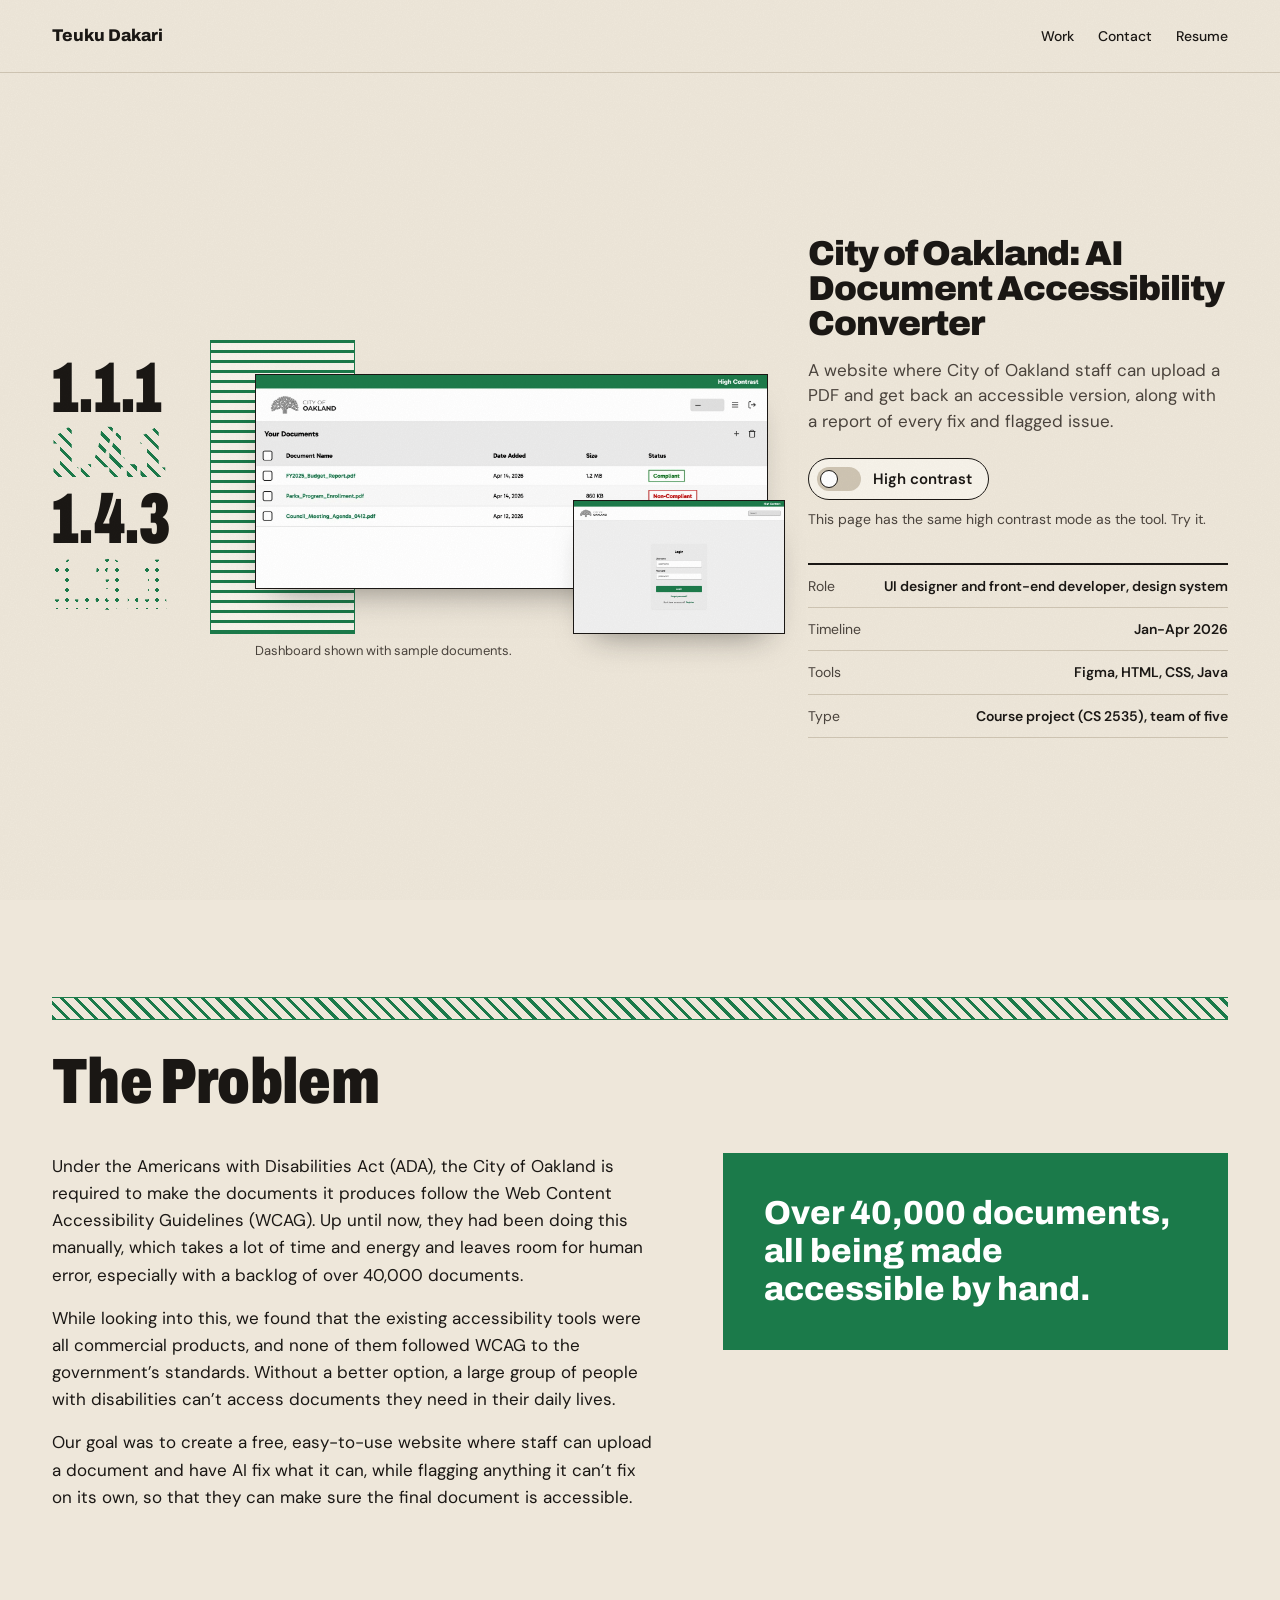
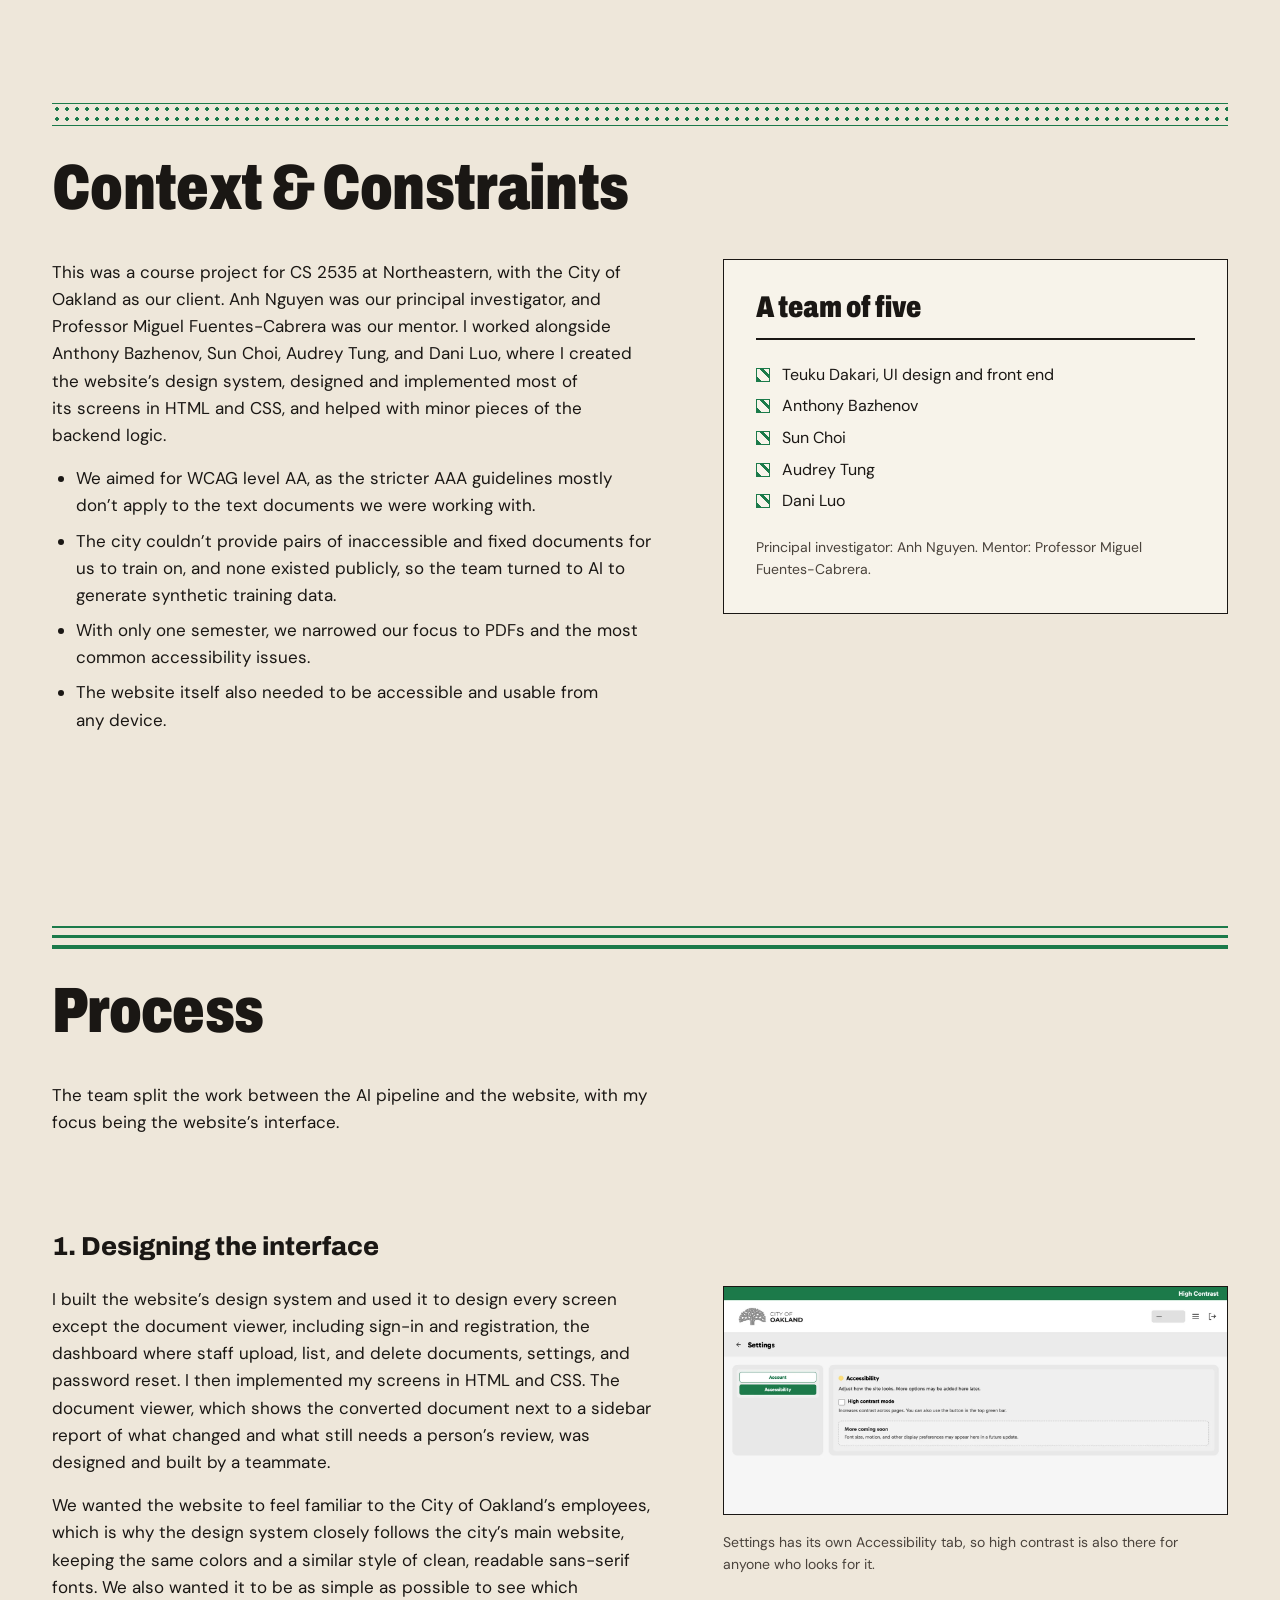
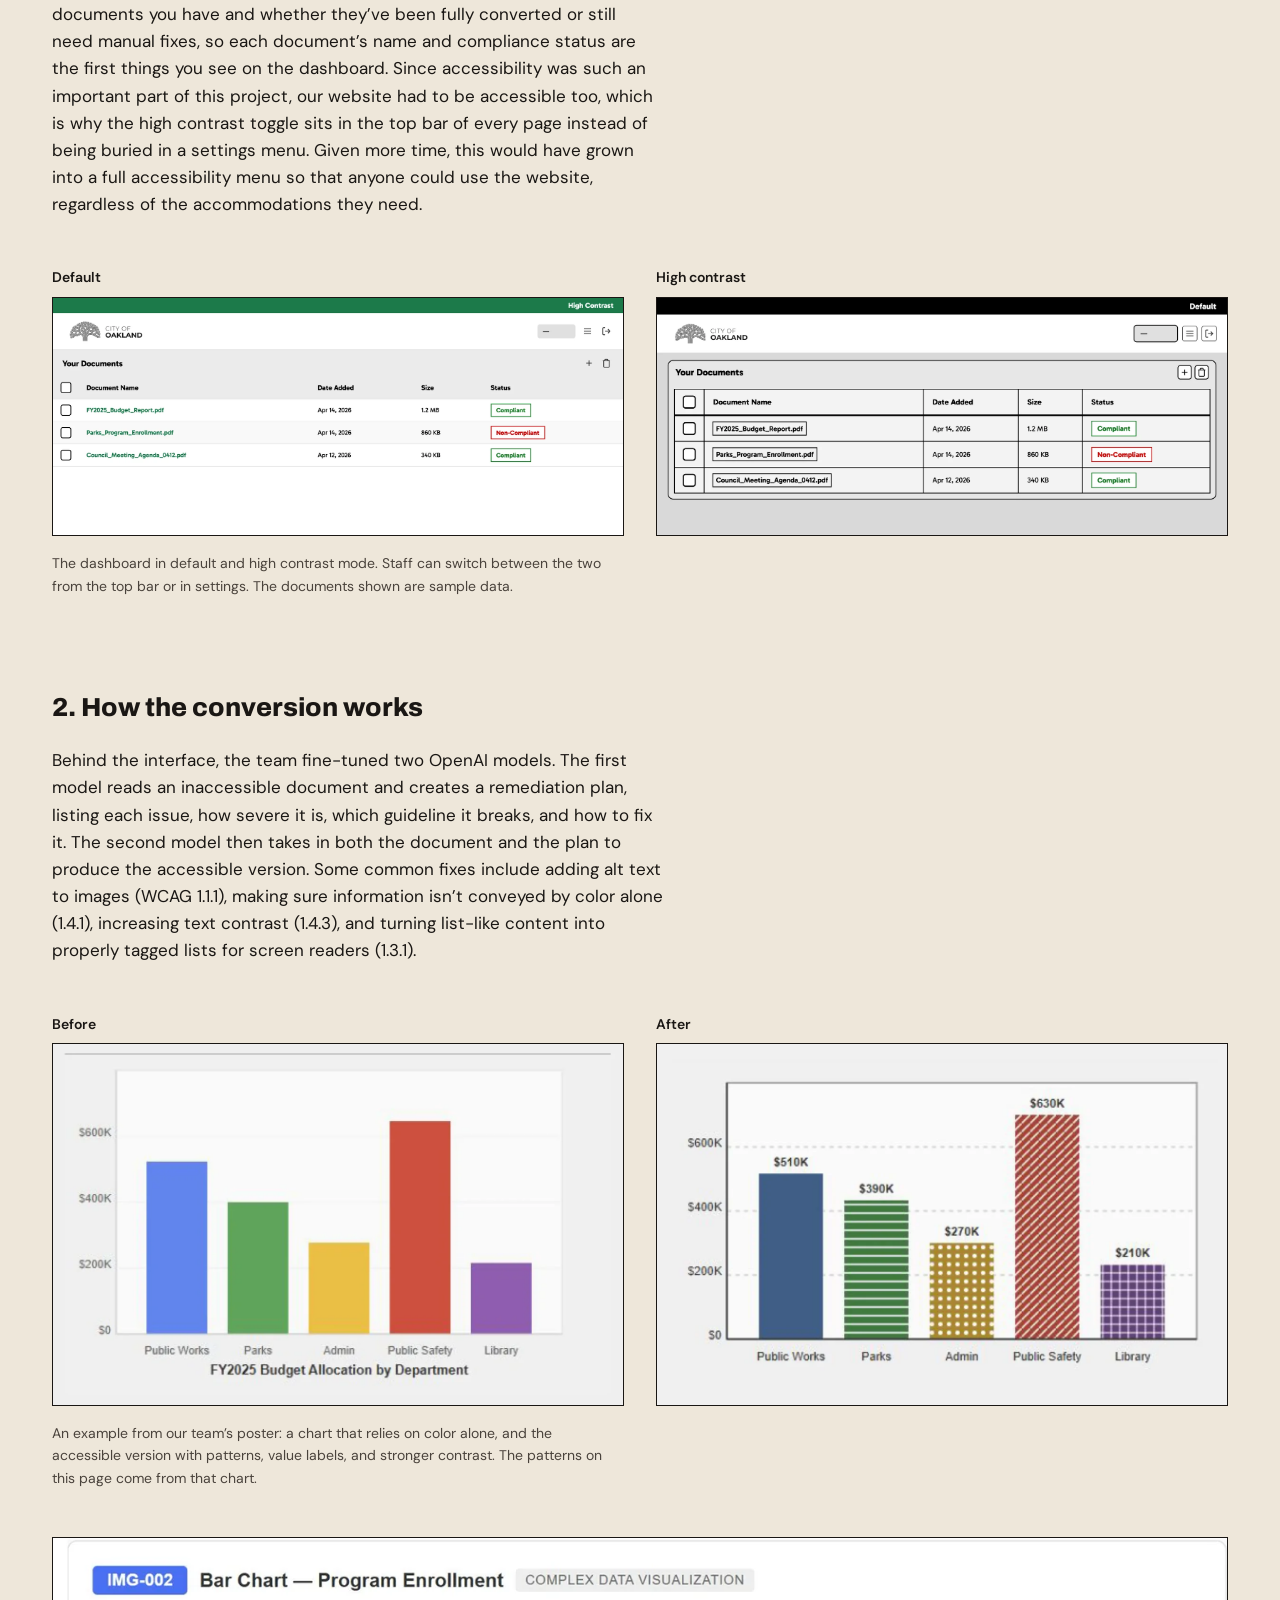
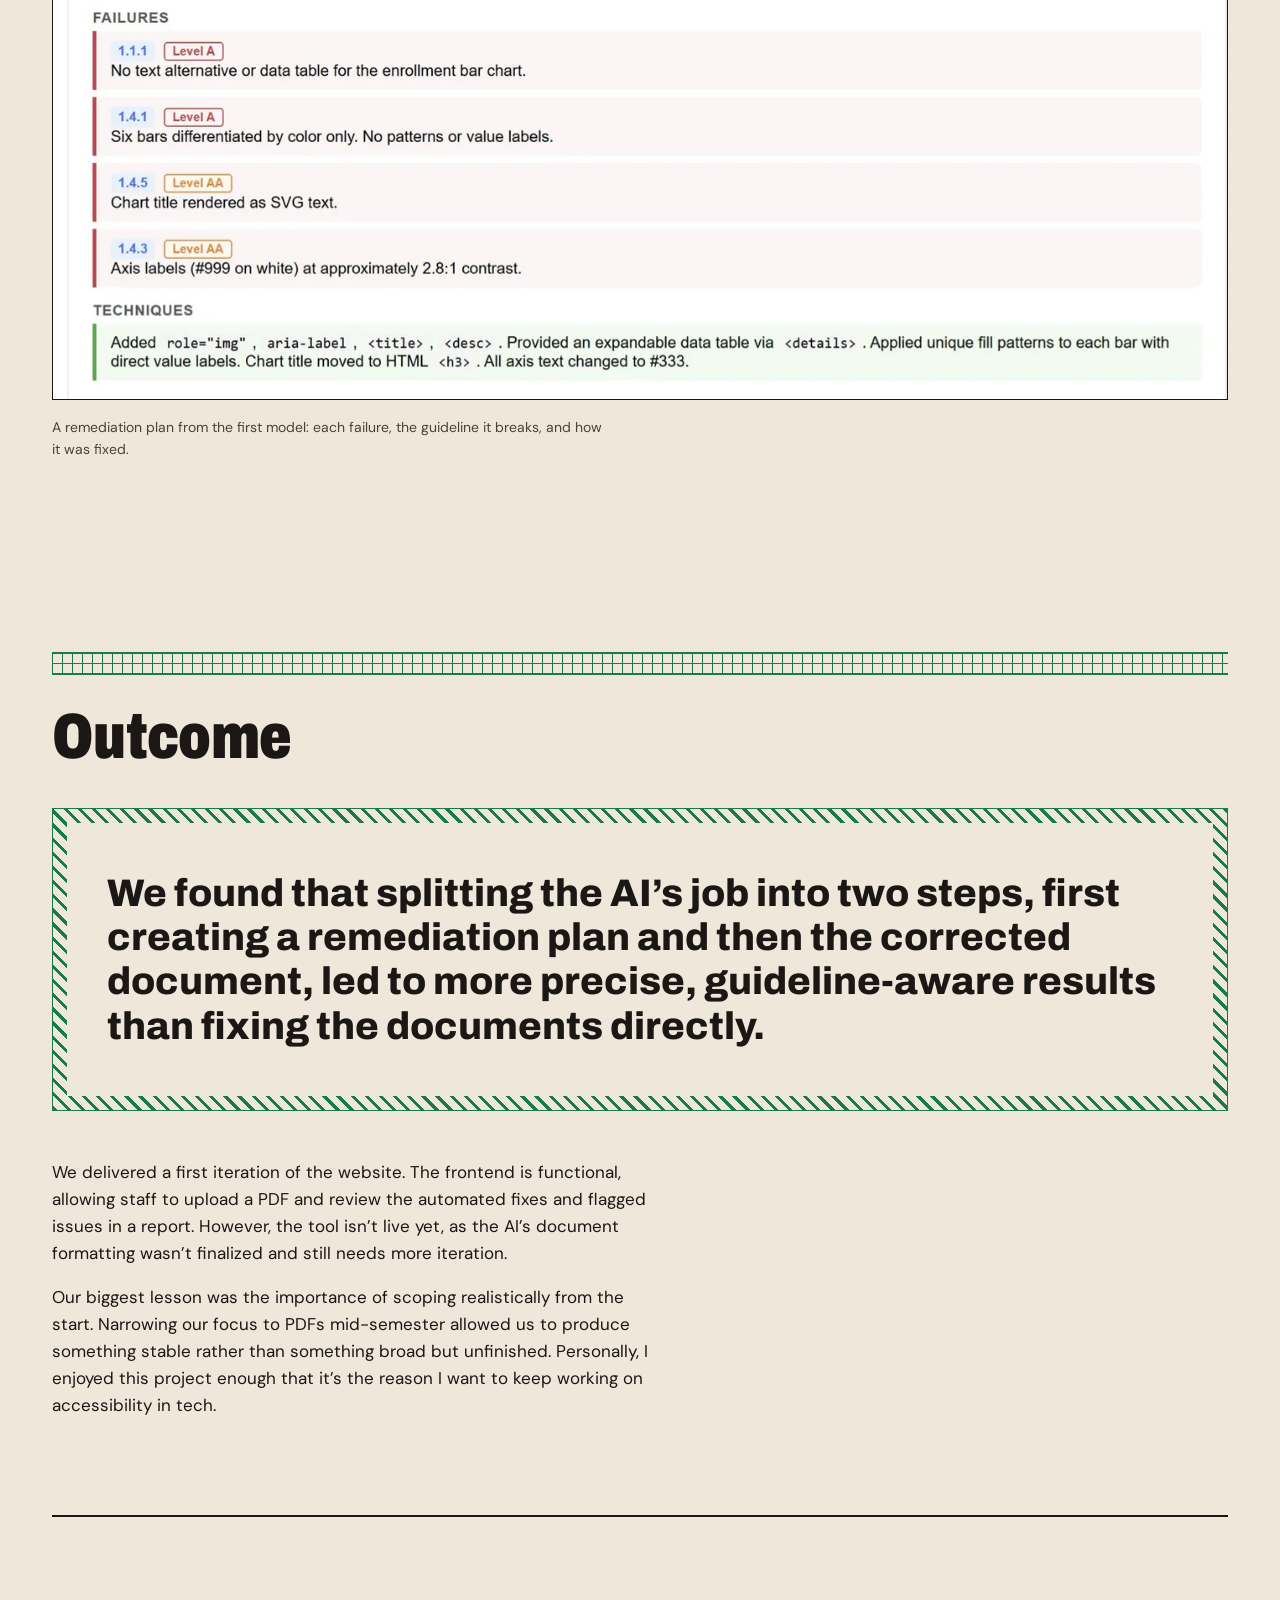
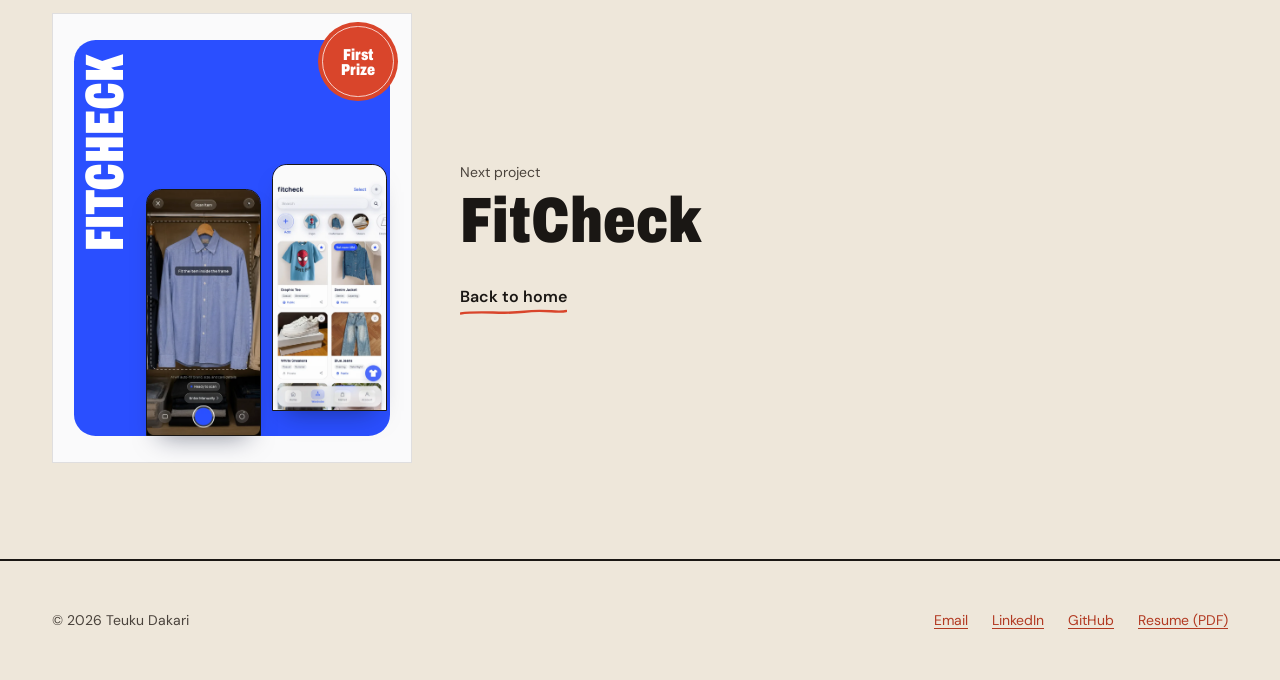
<file: projects/oakland.html>
<!DOCTYPE html>
<html lang="en">
<head>
  <meta charset="utf-8">
  <script>
    // Apply saved high contrast choice before first paint
    try { if (localStorage.getItem("portfolio-hc") === "true") document.documentElement.classList.add("hc"); } catch (e) {}
  </script>
  <meta name="viewport" content="width=device-width, initial-scale=1">
  <title>AI Document Accessibility Converter, City of Oakland - Teuku Dakari</title>
  <meta name="description" content="Case study: designing and building the UI for a tool that converts City of Oakland documents into WCAG-compliant formats.">

  <meta name="theme-color" content="#EEE7DA">

  <!-- Link previews (LinkedIn, Slack, iMessage…). -->
  <meta property="og:type" content="article">
  <meta property="og:site_name" content="Teuku Dakari">
  <meta property="og:title" content="AI Document Accessibility Converter, City of Oakland - Teuku Dakari">
  <meta property="og:description" content="Case study: designing and building the UI for a tool that converts City of Oakland documents into WCAG-compliant formats.">
  <meta property="og:url" content="https://dakari.dev/projects/oakland.html">
  <meta property="og:image" content="https://dakari.dev/images/og-image.png">
  <meta property="og:image:width" content="1200">
  <meta property="og:image:height" content="630">
  <meta property="og:image:alt" content="Teuku Dakari, UI/UX Designer">
  <meta name="twitter:card" content="summary_large_image">
  <link rel="icon" href="../favicon.svg" type="image/svg+xml">
  <link rel="apple-touch-icon" href="../apple-touch-icon.png">
  <link rel="preconnect" href="https://fonts.googleapis.com">
  <link rel="preconnect" href="https://fonts.gstatic.com" crossorigin>
  <link rel="stylesheet" href="https://fonts.googleapis.com/css2?family=Archivo:wdth,wght@62..125,400..900&family=DM+Sans:ital,opsz,wght@0,9..40,400;0,9..40,500;0,9..40,600;1,9..40,400&display=swap">
  <link rel="stylesheet" href="../css/poster.css">
  <link rel="stylesheet" href="../css/oakland.css">
</head>
<body>
  <a class="skip-link" href="#main">Skip to content</a>

  <svg width="0" height="0" style="position:absolute" aria-hidden="true" focusable="false">
    <filter id="rough" x="-5%" y="-5%" width="110%" height="110%">
      <feTurbulence type="fractalNoise" baseFrequency="0.035" numOctaves="2" seed="7" result="noise"/>
      <feDisplacementMap in="SourceGraphic" in2="noise" scale="7" xChannelSelector="R" yChannelSelector="G"/>
    </filter>
  </svg>

  <!-- ============ SHARED HEADER (keep in sync across all pages) ============ -->
  <header class="site-header">
    <div class="wrap">
      <a class="site-name" href="../index.html">Teuku Dakari</a>
      <nav class="site-nav" aria-label="Main">
        <ul>
          <li><a href="../index.html#work" aria-current="true">Work</a></li>
          <li><a href="../index.html#contact">Contact</a></li>
          <li><a href="../assets/resume.pdf">Resume</a></li>
        </ul>
      </nav>
    </div>
  </header>
  <!-- ============ /SHARED HEADER ============ -->

  <main id="main">
    <article>

      <!-- Hero: a civic notice -->
      <header class="oak-hero">
        <div class="wrap">
          <p class="codes" aria-hidden="true">
            <span>1.1.1</span><span>1.4.1</span><span>1.4.3</span><span>1.3.1</span>
          </p>

          <div class="oak-art">
            <div class="oak-art__bar" aria-hidden="true"></div>
            <img class="only-default" src="../images/oakland/dashboard.webp" alt="The Your Documents dashboard, listing sample PDFs with their date, size, and compliance status" width="1600" height="667">
            <img class="only-hc" src="../images/oakland/dashboard-hc.webp" alt="The Your Documents dashboard in high contrast mode" width="1600" height="667">
            <img class="oak-art__login" src="../images/oakland/login.webp" alt="The sign-in screen" width="1600" height="1000">
            <p class="oak-art__note">Dashboard shown with sample documents.</p>
          </div>

          <div class="oak-info">
            <div>
              <h1>City of Oakland: AI Document Accessibility Converter</h1>
              <p class="oak-info__summary">A website where City of Oakland staff can upload a PDF and get back an accessible version, along with a report of every fix and flagged issue.</p>
              <button class="hc-toggle" type="button" aria-pressed="false" hidden>
                <span class="hc-toggle__track" aria-hidden="true"></span>
                High contrast
              </button>
              <p class="hc-toggle__hint" hidden>This page has the same high contrast mode as the tool. Try it.</p>
            </div>
            <dl class="oak-meta">
              <div><dt>Role</dt><dd>UI designer and front-end developer, design system</dd></div>
              <div><dt>Timeline</dt><dd>Jan-Apr 2026</dd></div>
              <div><dt>Tools</dt><dd>Figma, HTML, CSS, Java</dd></div>
              <div><dt>Type</dt><dd>Course project (CS 2535), team of five</dd></div>
            </dl>
          </div>
        </div>
      </header>

      <div class="wrap">

        <section class="oak-section" aria-labelledby="problem">
          <div class="band band--diag" aria-hidden="true"></div>
          <h2 class="oak-h2" id="problem">The Problem</h2>
          <div class="oak-split">
            <div class="oak-text">
              <p>Under the Americans with Disabilities Act (ADA), the City of Oakland is required to make the documents it produces follow the Web Content Accessibility Guidelines (WCAG). Up until now, they had been doing this manually, which takes a lot of time and energy and leaves room for human error, especially with a backlog of over 40,000 documents.</p>
              <p>While looking into this, we found that the existing accessibility tools were all commercial products, and none of them followed WCAG to the government’s standards. Without a better option, a large group of people with disabilities can’t access documents they need in their daily lives.</p>
              <p>Our goal was to create a free, easy-to-use website where staff can upload a document and have AI fix what it can, while flagging anything it can’t fix on its own, so that they can make sure the final document is accessible.</p>
            </div>
            <p class="oak-statement" aria-hidden="true">Over 40,000 documents, all being made accessible by hand.</p>
          </div>
        </section>

        <section class="oak-section" aria-labelledby="context">
          <div class="band band--dots" aria-hidden="true"></div>
          <h2 class="oak-h2" id="context">Context &amp; Constraints</h2>
          <div class="oak-split">
            <div class="oak-text">
              <p>This was a course project for CS 2535 at Northeastern, with the City of Oakland as our client. Anh Nguyen was our principal investigator, and Professor Miguel Fuentes-Cabrera was our mentor. I worked alongside Anthony Bazhenov, Sun Choi, Audrey Tung, and Dani Luo, where I created the website’s design system, designed and implemented most of its screens in HTML and CSS, and helped with minor pieces of the backend logic.</p>
              <ul>
              <li>We aimed for WCAG level AA, as the stricter AAA guidelines mostly don’t apply to the text documents we were working with.</li>
              <li>The city couldn’t provide pairs of inaccessible and fixed documents for us to train on, and none existed publicly, so the team turned to AI to generate synthetic training data.</li>
              <li>With only one semester, we narrowed our focus to PDFs and the most common accessibility issues.</li>
              <li>The website itself also needed to be accessible and usable from any device.</li>
              </ul>
            </div>
            <aside class="oak-card" aria-label="Project team">
              <p class="oak-card__title">A team of five</p>
              <ul>
                <li>Teuku Dakari, UI design and front end</li>
                <li>Anthony Bazhenov</li>
                <li>Sun Choi</li>
                <li>Audrey Tung</li>
                <li>Dani Luo</li>
              </ul>
              <p class="oak-card__small">Principal investigator: Anh Nguyen. Mentor: Professor Miguel Fuentes-Cabrera.</p>
            </aside>
          </div>
        </section>

        <section class="oak-section" aria-labelledby="process">
          <div class="band band--stripe" aria-hidden="true"></div>
          <h2 class="oak-h2" id="process">Process</h2>
          <div class="oak-text"><p>The team split the work between the AI pipeline and the website, with my focus being the website’s interface.</p></div>

          <div class="oak-step">
            <h3 class="oak-h3">1. Designing the interface</h3>
            <div class="oak-split">
              <div class="oak-text">
                <p>I built the website’s design system and used it to design every screen except the document viewer, including sign-in and registration, the dashboard where staff upload, list, and delete documents, settings, and password reset. I then implemented my screens in HTML and CSS. The document viewer, which shows the converted document next to a sidebar report of what changed and what still needs a person’s review, was designed and built by a teammate.</p>
                <p>We wanted the website to feel familiar to the City of Oakland’s employees, which is why the design system closely follows the city’s main website, keeping the same colors and a similar style of clean, readable sans-serif fonts. We also wanted it to be as simple as possible to see which documents you have and whether they’ve been fully converted or still need manual fixes, so each document’s name and compliance status are the first things you see on the dashboard. Since accessibility was such an important part of this project, our website had to be accessible too, which is why the high contrast toggle sits in the top bar of every page instead of being buried in a settings menu. Given more time, this would have grown into a full accessibility menu so that anyone could use the website, regardless of the accommodations they need.</p>
              </div>
              <figure class="oak-figure oak-figure--side">
                <img src="../images/oakland/settings.webp" alt="The Settings page's Accessibility tab, with a high contrast mode checkbox" width="1600" height="722" loading="lazy">
                <figcaption>Settings has its own Accessibility tab, so high contrast is also there for anyone who looks for it.</figcaption>
              </figure>
            </div>
            <figure class="oak-figure">
              <div class="compare">
                <div>
                  <span class="compare__label">Default</span>
                  <img src="../images/oakland/dashboard.webp" alt="The dashboard in default mode, with sample documents" width="1600" height="667" loading="lazy">
                </div>
                <div>
                  <span class="compare__label">High contrast</span>
                  <img src="../images/oakland/dashboard-hc.webp" alt="The dashboard in high contrast mode, with sample documents, where controls gain outlines and borders" width="1600" height="667" loading="lazy">
                </div>
              </div>
              <figcaption>The dashboard in default and high contrast mode. Staff can switch between the two from the top bar or in settings. The documents shown are sample data.</figcaption>
            </figure>
          </div>

          <div class="oak-step">
            <h3 class="oak-h3">2. How the conversion works</h3>
            <div class="oak-text"><p>Behind the interface, the team fine-tuned two OpenAI models. The first model reads an inaccessible document and creates a remediation plan, listing each issue, how severe it is, which guideline it breaks, and how to fix it. The second model then takes in both the document and the plan to produce the accessible version. Some common fixes include adding alt text to images (WCAG 1.1.1), making sure information isn’t conveyed by color alone (1.4.1), increasing text contrast (1.4.3), and turning list-like content into properly tagged lists for screen readers (1.3.1).</p></div>
            <figure class="oak-figure">
              <div class="compare">
                <div>
                  <span class="compare__label">Before</span>
                  <img src="../images/oakland/chart-before.webp" alt="A bar chart that relies on color alone, with low-contrast labels" width="1200" height="760" loading="lazy">
                </div>
                <div>
                  <span class="compare__label">After</span>
                  <img src="../images/oakland/chart-after.webp" alt="The same chart made accessible, with a unique pattern on each bar, value labels, and higher contrast" width="1200" height="760" loading="lazy">
                </div>
              </div>
              <figcaption>An example from our team’s poster: a chart that relies on color alone, and the accessible version with patterns, value labels, and stronger contrast. The patterns on this page come from that chart.</figcaption>
            </figure>
            <figure class="oak-figure">
              <img src="../images/oakland/remediation-plan.webp" alt="A remediation plan listing four WCAG failures for a bar chart, each with its criterion and level, followed by the techniques used to fix them" width="1400" height="549" loading="lazy">
              <figcaption>A remediation plan from the first model: each failure, the guideline it breaks, and how it was fixed.</figcaption>
            </figure>
          </div>
        </section>

        <section class="oak-section" aria-labelledby="outcome">
          <div class="band band--grid" aria-hidden="true"></div>
          <h2 class="oak-h2" id="outcome">Outcome</h2>
          <div class="oak-callout oak-callout--wide"><p>We found that splitting the AI’s job into two steps, first creating a remediation plan and then the corrected document, led to more precise, guideline-aware results than fixing the documents directly.</p></div>
          <div class="oak-text">
              <p>We delivered a first iteration of the website. The frontend is functional, allowing staff to upload a PDF and review the automated fixes and flagged issues in a report. However, the tool isn’t live yet, as the AI’s document formatting wasn’t finalized and still needs more iteration.</p>
              <p>Our biggest lesson was the importance of scoping realistically from the start. Narrowing our focus to PDFs mid-semester allowed us to produce something stable rather than something broad but unfinished. Personally, I enjoyed this project enough that it’s the reason I want to keep working on accessibility in tech.</p>
            </div>
        </section>

        <nav class="next" aria-label="Next project">
          <a class="poster poster--fitcheck" href="nus.html" tabindex="-1" aria-hidden="true">
              <span class="poster__shape"></span>
              <span class="poster__block"></span>
              <span class="poster__block poster__block--blue"></span>
              <span class="poster__barcode"></span>
              <img class="poster__img poster__img--a" src="../images/fitcheck/scan.webp" alt="" width="520" height="1125" loading="lazy">
              <img class="poster__img poster__img--b" src="../images/fitcheck/wardrobe.webp" alt="" width="520" height="1125" loading="lazy">
              <span class="poster__sticker">First<br>Prize</span>
              <span class="poster__title">FITCHECK</span>
            </a>
          <div>
            <p class="next__label">Next project</p>
            <p class="next__title"><a href="nus.html">FitCheck</a></p>
            <a class="read-more" href="../index.html">Back to home</a>
          </div>
        </nav>

      </div>
    </article>
  </main>

  <!-- ============ SHARED FOOTER (keep in sync across all pages) ============ -->
  <footer class="site-footer">
    <div class="wrap">
      <p>&copy; 2026 Teuku Dakari</p>
      <ul>
        <li><a href="mailto:teukuomardakari@gmail.com">Email</a></li>
        <li><a href="https://www.linkedin.com/in/dakarit">LinkedIn</a></li>
        <li><a href="https://github.com/dakarit">GitHub</a></li>
        <li><a href="../assets/resume.pdf">Resume (PDF)</a></li>
      </ul>
    </div>
  </footer>
  <!-- ============ /SHARED FOOTER ============ -->
  <script>
    (function () {
      // High contrast toggle: same idea as the tool's own, remembered across visits
      var btn = document.querySelector(".hc-toggle");
      var hint = document.querySelector(".hc-toggle__hint");
      var root = document.documentElement;
      if (btn) {
        btn.hidden = false;
        hint.hidden = false;
        var sync = function () { btn.setAttribute("aria-pressed", String(root.classList.contains("hc"))); };
        sync();
        btn.addEventListener("click", function () {
          root.classList.toggle("hc");
          try { localStorage.setItem("portfolio-hc", String(root.classList.contains("hc"))); } catch (e) {}
          sync();
        });
      }
    })();
  </script>
</body>
</html>
</file>
<file: css/poster.css>
/* ==========================================================================
   Poster home page (prototype)
   Printed modernist poster world: paper, ink, one vermilion accent,
   type as image, photo cutouts against flat shapes.
   Self-contained: the home page loads only this stylesheet.
   ========================================================================== */

:root {
  /* Color */
  --paper: #EEE7DA;
  --paper-deep: #E4DCCB;
  --ink: #1A1714;
  --ink-soft: #4A433C;       /* secondary text, 8:1 on paper */
  --rule: #CFC5B3;
  --vermilion: #D9452B;      /* shapes and highlights only */
  --vermilion-text: #B23A22; /* links and small accents, 4.8:1 on paper */
  --navy: #12406F;           /* Melasma Clinic poster */
  --green: #1D6B47;          /* City of Oakland poster */

  /* Type */
  --font-display: "Archivo", "Helvetica Neue", Arial, sans-serif;
  --font-body: "DM Sans", -apple-system, BlinkMacSystemFont, "Helvetica Neue", Arial, sans-serif;

  /* Spacing, 8px scale */
  --s1: 8px;
  --s2: 16px;
  --s3: 24px;
  --s4: 32px;
  --s5: 40px;
  --s6: 48px;
  --s8: 64px;
  --s12: 96px;
  --s16: 128px;

  --wide: 1240px;
  --ease-out: cubic-bezier(0.16, 1, 0.3, 1);
}

/* Base
   ========================================================================== */

*,
*::before,
*::after {
  box-sizing: border-box;
}

html {
  -webkit-text-size-adjust: 100%;
  scrollbar-color: var(--rule) transparent;
}

body {
  margin: 0;
  background: var(--paper);
  color: var(--ink);
  font-family: var(--font-body);
  font-size: 16px;
  line-height: 1.6;
  -webkit-font-smoothing: antialiased;
}

/* Paper grain over everything, like ink on stock */
body::after {
  content: "";
  position: fixed;
  inset: 0;
  z-index: 50;
  pointer-events: none;
  opacity: 0.35;
  background-image: url("data:image/svg+xml,%3Csvg xmlns='http://www.w3.org/2000/svg' width='220' height='220'%3E%3Cfilter id='n'%3E%3CfeTurbulence type='fractalNoise' baseFrequency='0.85' numOctaves='3' stitchTiles='stitch'/%3E%3CfeColorMatrix values='0 0 0 0 0.1 0 0 0 0 0.09 0 0 0 0 0.08 0 0 0 0.09 0'/%3E%3C/filter%3E%3Crect width='100%25' height='100%25' filter='url(%23n)'/%3E%3C/svg%3E");
}

h1, h2, h3, p, ul, figure {
  margin: 0;
}

img {
  display: block;
  max-width: 100%;
  height: auto;
}

a {
  color: var(--vermilion-text);
  text-decoration-thickness: 1px;
  text-underline-offset: 3px;
  transition: color 200ms ease;
}

a:hover {
  color: var(--ink);
}

:focus-visible {
  outline: 2px solid var(--vermilion-text);
  outline-offset: 3px;
  border-radius: 2px;
}

::selection {
  background: #F2C9BC;
  color: var(--ink);
}

p,
li {
  text-wrap: pretty;
}

.visually-hidden {
  position: absolute;
  width: 1px;
  height: 1px;
  overflow: hidden;
  clip: rect(0 0 0 0);
  white-space: nowrap;
}

.skip-link {
  position: absolute;
  left: var(--s2);
  top: -100px;
  z-index: 60;
  padding: var(--s1) var(--s2);
  background: var(--ink);
  color: var(--paper);
}

.skip-link:focus {
  top: var(--s2);
  color: var(--paper);
}

.wrap {
  width: 100%;
  max-width: var(--wide);
  margin: 0 auto;
  padding: 0 var(--s4);
}

/* Header
   ========================================================================== */

.site-header {
  position: relative;
  z-index: 2;
  border-bottom: 1px solid var(--rule);
}

.site-header .wrap {
  display: flex;
  align-items: center;
  justify-content: space-between;
  gap: var(--s2);
  min-height: 72px;
}

.site-name {
  font-family: var(--font-display);
  font-weight: 800;
  font-stretch: 100%;
  font-size: 17px;
  color: var(--ink);
  text-decoration: none;
}

.site-nav ul {
  display: flex;
  gap: var(--s3);
  padding: 0;
  list-style: none;
}

.site-nav a {
  color: var(--ink);
  font-size: 14px;
  font-weight: 500;
  text-decoration: none;
}

.site-nav a:hover {
  color: var(--vermilion-text);
  text-decoration: underline;
}

/* Hero: a character-select composition
   Text on the left, a big cropped portrait bleeding off the right,
   name and tags laid low over the art.
   ========================================================================== */

.hero {
  position: relative;
  overflow: hidden;
}

.hero .wrap {
  position: relative;
  z-index: 1;
  display: grid;
  grid-template-columns: minmax(0, 5fr) minmax(0, 7fr);
  column-gap: var(--s6);
  min-height: min(880px, calc(100svh - 72px));
  padding-top: var(--s6);
}

.hero__text {
  grid-column: 1;
  grid-row: 1;
  align-self: center;
  padding-bottom: calc(var(--s16) + var(--s4));
}

.hero__lead {
  font-family: var(--font-display);
  font-weight: 900;
  font-stretch: 75%;
  font-size: clamp(40px, 4.2vw, 64px);
  line-height: 0.96;
  letter-spacing: -0.01em;
  text-wrap: balance;
}

.nowrap {
  white-space: nowrap;
}

/* The second half of the headline sits on its own line, under a short vermilion rule */
.hero__school {
  display: block;
  width: fit-content;
  margin-top: var(--s2);
  padding-top: var(--s2);
  border-top: 4px solid var(--vermilion);
}

.hero__about {
  max-width: 30em;
  margin-top: var(--s4);
  color: var(--ink-soft);
  font-size: 17px;
  line-height: 1.6;
}

.hero__availability {
  display: flex;
  align-items: center;
  gap: var(--s1);
  margin-top: var(--s4);
  font-weight: 600;
  font-size: 15px;
}

.hero__availability::before {
  content: "";
  width: 10px;
  height: 10px;
  flex-shrink: 0;
  border-radius: 50%;
  background: var(--vermilion);
}

.hero__art {
  grid-column: 2;
  grid-row: 1;
  position: relative;
  min-height: 640px;
}

.hero__circle {
  position: absolute;
  right: 6%;
  top: 2%;
  width: min(580px, 82%);
  aspect-ratio: 1;
  border-radius: 50%;
  background: var(--vermilion);
  filter: url(#rough);
}

/* Big and cropped: bleeds off the right edge and down into the rules */
.hero__photo {
  position: absolute;
  right: -16%;
  bottom: 0;
  height: 96%;
  width: auto;
  max-width: none;
  z-index: 1;
}

/* Name and tags sit low over the art, on a paper backing so they stay legible */
.hero__plate {
  position: absolute;
  left: 0;
  bottom: calc(var(--s16) + var(--s1));
  z-index: 2;
  padding: var(--s2) var(--s3) var(--s3);
  background: var(--paper);
  box-shadow: 0 14px 30px -18px rgba(26, 23, 20, 0.45);
}

/* Stacked rules along the bottom, like "One step at a time" */
.hero__steps {
  position: absolute;
  left: 0;
  right: 0;
  bottom: 0;
  height: var(--s16);
  background: repeating-linear-gradient(to bottom, var(--ink) 0 1.5px, transparent 1.5px 16px);
  opacity: 0.85;
}

/* Your name, set like a character-select title: a sharp display serif with one clean slice */
.nameplate {
  position: relative;
  font-family: "Gloock", Georgia, serif;
  font-weight: 400;
  font-stretch: 100%;
  font-size: clamp(48px, 5.2vw, 80px);
  line-height: 1;
  letter-spacing: -0.01em;
}

/* The cut: one clean diagonal slash through the letters, like a character-select title */
.nameplate::after {
  content: "";
  position: absolute;
  left: -3%;
  right: -3%;
  top: 74%;
  height: 3px;
  background: var(--paper);
  rotate: -3.5deg;
  pointer-events: none;
}

/* Contact tags, after Deadlock's character tags: the box moves, the word stays put */
.tags-dl {
  display: flex;
  flex-wrap: nowrap;
  gap: 8px;
  margin-top: var(--s3);
  padding: 0;
  list-style: none;
}

.dtag {
  position: relative;
  display: inline-block;
  padding: 7px 11px 6px;
  white-space: nowrap;
  color: var(--paper);
  font-family: var(--font-display);
  font-weight: 800;
  font-stretch: 100%;
  font-size: 13px;
  letter-spacing: 0.03em;
  text-transform: uppercase;
  text-decoration: none;
}

.dtag__box {
  position: absolute;
  inset: 0;
  background: var(--ink);
  rotate: var(--r, 0deg);
  transition: background-color 200ms ease;
}

.dtag--primary .dtag__box {
  background: var(--vermilion-text);
}

.dtag__text {
  position: relative;
}

.dtag:hover {
  color: var(--paper);
}

.dtag:hover .dtag__box {
  background: var(--vermilion-text);
}

.dtag--primary:hover .dtag__box {
  background: var(--ink);
}

.tags-dl li:nth-child(1) .dtag { --r: -2deg; }
.tags-dl li:nth-child(2) .dtag { --r: 1.5deg; }
.tags-dl li:nth-child(3) .dtag { --r: -1deg; }
.tags-dl li:nth-child(4) .dtag { --r: 2.5deg; }

/* Four poses, snapped like stop-motion: neutral, up, neutral, down */
@media (prefers-reduced-motion: no-preference) {
  .dtag__box {
    /* All four together, one pose every 0.5s */
    animation: tag-bob 2s steps(1, end) infinite;
  }
}

@keyframes tag-bob {
  0%   { transform: translateY(0); }
  25%  { transform: translateY(-3px) rotate(-1.5deg); }
  50%  { transform: translateY(0); }
  75%  { transform: translateY(3px) rotate(1.5deg); }
  100% { transform: translateY(0); }
}

/* One authored moment: the poster assembles like a screen print */
@media (prefers-reduced-motion: no-preference) {
  .hero__circle {
    animation: print-circle 900ms var(--ease-out) 100ms both;
  }

  .hero__photo {
    animation: print-photo 900ms var(--ease-out) 350ms both;
  }

  .hero__plate {
    animation: print-photo 800ms var(--ease-out) 650ms both;
  }

  .hero__text,
  .hero__steps {
    animation: print-fade 700ms var(--ease-out) 800ms both;
  }
}

@keyframes print-circle {
  from { opacity: 0; scale: 0.7; }
}

@keyframes print-name {
  from { clip-path: inset(0 0 100% 0); }
  to { clip-path: inset(0 0 0 0); }
}

@keyframes print-photo {
  from { opacity: 0; transform: translateY(32px); }
}

@keyframes print-fade {
  from { opacity: 0; }
}

/* Section headings
   ========================================================================== */

.section {
  padding: var(--s16) 0;
}

.section__head {
  display: flex;
  align-items: baseline;
  gap: var(--s3);
  margin-bottom: var(--s12);
  padding-bottom: var(--s3);
  border-bottom: 2px solid var(--ink);
}

.section__head h2 {
  font-family: var(--font-display);
  font-weight: 900;
  font-stretch: 75%;
  font-size: clamp(48px, 6vw, 80px);
  line-height: 0.9;
  letter-spacing: -0.01em;
}

.section__count {
  margin-left: auto;
  color: var(--ink-soft);
  font-size: 14px;
}

/* Work: each project is a poster
   ========================================================================== */

.work-list {
  display: grid;
  gap: var(--s16);
  padding: 0;
  list-style: none;
}

.project {
  display: grid;
  grid-template-columns: repeat(12, minmax(0, 1fr));
  align-items: center;
  gap: var(--s4);
}

.project .poster {
  grid-column: 1 / span 5;
}

.project__info {
  grid-column: 7 / span 6;
}

.project:nth-child(even) .poster {
  grid-column: 8 / span 5;
  grid-row: 1;
}

.project:nth-child(even) .project__info {
  grid-column: 1 / span 6;
  grid-row: 1;
}

/* One concrete outcome per project, set large */
.project__fact {
  margin-bottom: var(--s3);
  padding-bottom: var(--s3);
  border-bottom: 2px solid var(--ink);
  font-family: var(--font-display);
  font-weight: 900;
  font-stretch: 75%;
  font-size: clamp(36px, 3.6vw, 52px);
  line-height: 0.95;
  letter-spacing: -0.01em;
  text-wrap: balance;
}

.project__info h3 {
  font-family: var(--font-display);
  font-weight: 800;
  font-stretch: 100%;
  font-size: 32px;
  line-height: 1.1;
  letter-spacing: -0.015em;
}

.project__info h3 a {
  color: var(--ink);
  text-decoration: none;
}

.project__info h3 a:hover {
  color: var(--vermilion-text);
}

.project__desc {
  margin-top: var(--s2);
  color: var(--ink-soft);
  font-size: 17px;
}



/* Hand-inked underline for the main call to action */
.read-more {
  display: inline-block;
  margin-top: var(--s4);
  padding-bottom: 6px;
  color: var(--ink);
  font-weight: 600;
  text-decoration: none;
  background: url("data:image/svg+xml,%3Csvg xmlns='http://www.w3.org/2000/svg' viewBox='0 0 200 8' preserveAspectRatio='none'%3E%3Cpath d='M1 5.5 C 40 2.5, 80 6.5, 120 3.8 S 180 5.2, 199 3' fill='none' stroke='%23D9452B' stroke-width='2.4' stroke-linecap='round'/%3E%3C/svg%3E") bottom left / 100% 8px no-repeat;
}

.read-more:hover {
  color: var(--vermilion-text);
}

/* The poster itself */
.poster {
  position: relative;
  display: block;
  aspect-ratio: 4 / 5;
  overflow: hidden;
  container-type: inline-size;
  background: var(--paper-deep);
  outline: 1px solid rgba(26, 23, 20, 0.12);
  outline-offset: -1px;
}

.poster__shape,
.poster__img,
.poster__title,
.poster__meta {
  position: absolute;
}

.poster__shape {
  filter: url(#rough);
  transition: transform 500ms var(--ease-out);
}

.poster__img {
  border: 1px solid var(--ink);
  transition: transform 500ms var(--ease-out);
}

.poster__title {
  font-family: var(--font-display);
  font-weight: 900;
  font-stretch: 62%;
  font-size: 15cqw;
  line-height: 0.8;
  color: var(--ink);
  writing-mode: vertical-rl;
  transform: rotate(180deg);
}

.poster__meta {
  font-size: max(11px, 2.6cqw);
  line-height: 1.35;
  color: var(--ink);
}

.project:hover .poster__shape {
  transform: translate(-2.5%, 2%) rotate(-4deg);
}

.project:hover .poster__img {
  transform: translateY(-1.5%);
}

/* Each poster wears its case study's art direction */

/* Melasma Clinic: navy square, the full-color homepage, the logo's orange dot */
.poster--clinic {
  background: #F2EEE6;
}

.poster--clinic .poster__shape {
  top: 8%;
  left: 18%;
  width: 66%;
  aspect-ratio: 1;
  background: #054B84;
}

.poster--clinic .poster__img {
  right: 7%;
  top: 30%;
  width: 72%;
  box-shadow: 0 14px 26px -14px rgba(26, 23, 20, 0.5);
}


.poster--clinic .poster__title {
  left: 5%;
  bottom: 5%;
}

.poster--clinic .poster__meta {
  right: 6%;
  bottom: 5%;
  text-align: right;
}

/* City of Oakland: a civic notice built from the accessible chart's patterns */
.poster--oakland {
  --oak: #1B7A4A;
  background: #F7F3EA;
}

.poster--oakland .poster__shape {
  top: 0;
  bottom: 0;
  left: 8%;
  width: 22%;
  background: repeating-linear-gradient(0deg, var(--oak) 0 3px, transparent 3px 10px);
  border-inline: 1.5px solid var(--oak);
  filter: none;
}

.poster__codes {
  position: absolute;
  left: 36%;
  top: 6%;
  display: grid;
  font-family: var(--font-display);
  font-weight: 900;
  font-stretch: 62%;
  font-size: 13cqw;
  line-height: 0.86;
  color: var(--ink);
}

.poster__codes span:nth-child(2) {
  color: transparent;
  background: repeating-linear-gradient(45deg, var(--oak) 0 2px, transparent 2px 6px);
  -webkit-background-clip: text;
          background-clip: text;
}

.poster--oakland .poster__img {
  left: 14%;
  top: 46%;
  width: 80%;
  box-shadow: 0 14px 26px -14px rgba(26, 23, 20, 0.5);
}

.poster__band {
  position: absolute;
  left: 0;
  right: 0;
  bottom: 0;
  height: 6%;
  background: repeating-linear-gradient(45deg, var(--oak) 0 3px, transparent 3px 9px);
  border-top: 1.5px solid var(--oak);
}

.poster--oakland .poster__title {
  right: 5%;
  top: 5%;
  transform: none;
}

.poster--oakland .poster__meta {
  left: 36%;
  bottom: 9%;
}

/* FitCheck: a polished lookbook cover in FitCheck's own blue */
.poster--fitcheck {
  background: #FAFAFB;
}

.poster--fitcheck .poster__shape {
  top: 6%;
  left: 6%;
  right: 6%;
  bottom: 6%;
  border-radius: 6cqw;
  background: #2A4FFF;
  overflow: hidden;
  filter: none;
}

.poster--fitcheck .poster__block,
.poster--fitcheck .poster__barcode {
  display: none;
}

.poster--fitcheck .poster__img {
  width: 30%;
  border-radius: 4cqw 4cqw 0 0;
  box-shadow: 0 14px 26px -14px rgba(11, 19, 48, 0.5);
}

.poster--fitcheck .poster__img {
  width: 32%;
}

.poster--fitcheck .poster__img--a { left: 26%; bottom: 6%; }
.poster--fitcheck .poster__img--b { left: 61%; bottom: 6%; margin-bottom: 7%; }

.poster__sticker {
  position: absolute;
  right: 4%;
  top: 2%;
  display: grid;
  place-items: center;
  width: 22%;
  aspect-ratio: 1;
  border-radius: 50%;
  background: var(--vermilion);
  color: #fff;
  font-family: var(--font-display);
  font-weight: 900;
  font-stretch: 75%;
  font-size: 4.4cqw;
  line-height: 0.95;
  text-align: center;
  outline: 1.5px solid rgba(255, 255, 255, 0.75);
  outline-offset: -1.6cqw;
}

.poster--fitcheck .poster__title {
  left: 9%;
  top: 9%;
  color: #fff;
}

.poster--fitcheck .poster__meta {
  display: none;
}

.project:hover .poster__img--a,
.project:hover .poster__img--b { transform: translateY(-3%); }

/* Contact: the closing poster
   ========================================================================== */

.contact {
  overflow-x: clip;
  padding: var(--s12) 0 var(--s16);
}

.contact__wrap {
  display: grid;
  gap: var(--s4);
}

.contact__word {
  padding-bottom: var(--s3);
  border-bottom: 2px solid var(--ink);
  font-family: var(--font-display);
  font-weight: 900;
  font-stretch: 75%;
  font-size: clamp(48px, 6vw, 80px);
  line-height: 0.9;
  letter-spacing: -0.01em;
}

.contact__body {
  position: relative;
  display: grid;
  gap: var(--s6);
}


.contact__email {
  position: relative;
  display: block;
  padding-top: var(--s8);
  color: var(--ink);
  font-family: var(--font-display);
  font-weight: 900;
  font-stretch: 62%;
  font-size: clamp(56px, 9.6vw, 150px);
  line-height: 0.86;
  letter-spacing: -0.01em;
  text-decoration: none;
  overflow-wrap: anywhere;
}

.contact__email span {
  display: block;
}

.contact__email:hover {
  color: var(--vermilion-text);
}

.contact__info {
  position: relative;
  display: grid;
  justify-items: start;
  gap: var(--s2);
  max-width: 420px;
  font-size: 17px;
}

.copy-btn--big {
  padding: 8px 20px;
  font-size: 15px;
  font-weight: 600;
}


/* 404
   ========================================================================== */

.ink-btn {
  display: inline-block;
  padding: 11px 26px;
  border-radius: 999px;
  background: var(--ink);
  color: var(--paper);
  font-weight: 600;
  font-size: 15px;
  text-decoration: none;
  transition: background-color 200ms ease;
}

.ink-btn:hover {
  background: var(--vermilion-text);
  color: #fff;
}

.not-found {
  overflow-x: clip;
  padding: var(--s8) 0 var(--s16);
}

.not-found__wrap {
  display: grid;
  grid-template-columns: auto minmax(0, 1fr);
  gap: var(--s6);
  align-items: end;
}

/* Vertical, like the posters */
.not-found__code {
  font-family: var(--font-display);
  font-weight: 900;
  font-stretch: 62%;
  font-size: clamp(140px, 18vw, 260px);
  line-height: 0.78;
  writing-mode: vertical-rl;
  transform: rotate(180deg);
  user-select: none;
}

.not-found__body {
  position: relative;
  padding-bottom: var(--s4);
}


.not-found__body h1 {
  position: relative;
  font-family: var(--font-display);
  font-weight: 900;
  font-stretch: 75%;
  font-size: clamp(48px, 7vw, 96px);
  line-height: 0.92;
}

.not-found__body p {
  position: relative;
  max-width: 30em;
  margin-top: var(--s3);
  color: var(--ink-soft);
  font-size: 18px;
}

.not-found__actions {
  display: flex;
  flex-wrap: wrap;
  align-items: center;
  gap: var(--s4);
}

.not-found__actions .read-more {
  margin-top: 0;
}

@media (max-width: 600px) {
  .not-found__wrap {
    grid-template-columns: minmax(0, 1fr);
  }

  .not-found__code {
    writing-mode: horizontal-tb;
    transform: none;
    font-size: 40vw;
  }
}

/* Footer
   ========================================================================== */

.site-footer {
  padding: var(--s6) 0;
  border-top: 2px solid var(--ink);
  font-size: 14px;
  color: var(--ink-soft);
}

.site-footer .wrap {
  display: flex;
  flex-wrap: wrap;
  justify-content: space-between;
  align-items: center;
  gap: var(--s2);
}

.site-footer ul {
  display: flex;
  flex-wrap: wrap;
  gap: var(--s3);
  padding: 0;
  list-style: none;
}

/* Responsive
   ========================================================================== */

@media (max-width: 900px) {
  .hero .wrap {
    grid-template-columns: minmax(0, 1fr);
    min-height: 0;
    row-gap: var(--s5);
  }

  .hero__art {
    grid-column: 1;
    min-height: 600px;
  }

  .hero__text {
    grid-column: 1;
    grid-row: 2;
    padding-bottom: calc(var(--s16) + var(--s5));
  }

  .hero__photo {
    right: -6%;
  }

  /* Stacked: the rules move up under the portrait so it still stands on them */
  .hero__steps {
    display: none;
  }

  .hero__art::after {
    content: "";
    position: absolute;
    left: -50vw;
    right: -50vw;
    bottom: 0;
    height: var(--s12);
    background: repeating-linear-gradient(to bottom, var(--ink) 0 1.5px, transparent 1.5px 16px);
    opacity: 0.85;
  }

  .hero__text {
    padding-bottom: var(--s4);
  }

  .hero__plate {
    bottom: calc(var(--s12) - var(--s2));
  }
}

@media (max-width: 960px) {
  .project,
  .project:nth-child(even) {
    grid-template-columns: 1fr;
  }

  .project .poster,
  .project__info,
  .project:nth-child(even) .poster,
  .project:nth-child(even) .project__info {
    grid-column: 1;
    grid-row: auto;
  }

  .project .poster {
    max-width: 560px;
  }

}

@media (max-width: 600px) {
  .site-nav ul {
    gap: 14px;
  }

  .site-nav a {
    font-size: 13px;
  }

  .site-name {
    font-size: 15px;
    white-space: nowrap;
  }

  .contact__email {
    padding-top: var(--s4);
    font-size: 15vw;
  }

  .wrap {
    padding: 0 var(--s2);
  }

  .hero .wrap {
    padding-top: var(--s3);
  }

  .hero__art {
    min-height: 470px;
  }

  .hero__circle {
    top: 4%;
    right: 2%;
    width: 84%;
  }

  .hero__photo {
    right: -14%;
    height: 92%;
  }

  .hero__plate {
    bottom: calc(var(--s8) - var(--s2));
    padding: 12px 14px 16px;
  }

  .hero__art::after {
    height: var(--s8);
  }

  .hero__text {
    padding-bottom: 0;
  }

  .hero__lead {
    font-size: 36px;
  }

  .section {
    padding: var(--s12) 0;
  }

  .section__head {
    margin-bottom: var(--s8);
  }

  .section__count {
    display: none;
  }

  .work-list {
    gap: var(--s12);
  }
}

@media (prefers-reduced-motion: reduce) {
  * {
    transition: none !important;
    animation: none !important;
  }

  .project:hover .poster__shape,
  .project:hover .poster__img {
    transform: none;
  }
}
</file>
<file: css/melasma.css>
/* ==========================================================================
   Melasma Clinic case study: "Before / After"
   The page moves from fragments to a finished site. Loads after poster.css.
   ========================================================================== */

:root {
  --mc-navy: #054B84;    /* the clinic's Book button blue */
  --mc-orange: #F26822;  /* the clinic's logo orange */
  --mc-white: #F7F6F2;
}

.mc-text {
  max-width: 36em;
  font-size: 17px;
}

.mc-text p + p,
.mc-text p + ul,
.mc-text ul + p {
  margin-top: var(--s2);
}

.mc-text ul {
  padding-left: var(--s3);
}

.mc-text li + li {
  margin-top: var(--s1);
}

/* Hero: the homepage, cut into strips that come together
   ========================================================================== */

.mc-hero {
  overflow-x: clip;
}

.mc-hero .wrap {
  display: grid;
  grid-template-columns: minmax(0, 1fr);
  grid-template-areas:
    "art"
    "info";
  column-gap: var(--s5);
  row-gap: var(--s6);
  padding-top: var(--s8);
  padding-bottom: var(--s12);
}


.mc-art {
  grid-area: art;
  position: relative;
  max-width: 960px;
  padding: 7% 0 0 7%;
}

.mc-art__square {
  position: absolute;
  left: 0;
  top: 0;
  width: 62%;
  aspect-ratio: 1;
  background: var(--mc-navy);
  filter: url(#rough);
}


.strips {
  position: relative;
  display: grid;
  grid-template-columns: repeat(6, 1fr);
  aspect-ratio: 16 / 10;
  /* One shadow that follows every strip, moving or landed */
  filter: drop-shadow(0 14px 16px rgba(26, 23, 20, 0.3));
}

/* The finished screenshot as one piece: covers the hairline seams between strips */
.strips::after {
  content: "";
  position: absolute;
  inset: 0;
  background: url("../images/melasma/home-en.webp") center / 100% 100% no-repeat;
  border: 1px solid var(--ink);
}

.strip {
  background-image: url("../images/melasma/home-en.webp");
  background-size: 600% 100%;
  /* Each strip carries its piece of the outer frame while it moves */
  border-block: 1px solid var(--ink);
}

.strip:first-child { border-left: 1px solid var(--ink); }
.strip:last-child { border-right: 1px solid var(--ink); }

.strip:nth-child(1) { background-position: 0% 0; }
.strip:nth-child(2) { background-position: 20% 0; }
.strip:nth-child(3) { background-position: 40% 0; }
.strip:nth-child(4) { background-position: 60% 0; }
.strip:nth-child(5) { background-position: 80% 0; }
.strip:nth-child(6) { background-position: 100% 0; }

/* Fragments slide together into the finished homepage */
@media (prefers-reduced-motion: no-preference) {
  /* Strips slide in side by side; the finished image fades in as the last one lands */
  .strip { animation: strip-in 1100ms var(--ease-out) both; }
  .strips::after { animation: print-fade 350ms ease 1550ms both; }
  .strip:nth-child(1) { --from: -18%; animation-delay: 200ms; }
  .strip:nth-child(2) { --from: 14%;  animation-delay: 280ms; }
  .strip:nth-child(3) { --from: -9%;  animation-delay: 360ms; }
  .strip:nth-child(4) { --from: 20%;  animation-delay: 440ms; }
  .strip:nth-child(5) { --from: -14%; animation-delay: 520ms; }
  .strip:nth-child(6) { --from: 10%;  animation-delay: 600ms; }
  .mc-art__square { animation: print-circle 900ms var(--ease-out) 60ms both; }
  .mc-info { animation: print-fade 700ms var(--ease-out) 900ms both; }
}

@keyframes strip-in {
  from { opacity: 0; transform: translateY(var(--from)); }
}

@keyframes stamp-dot {
  from { opacity: 0; scale: 1.8; }
}

.mc-info {
  grid-area: info;
  display: grid;
  grid-template-columns: minmax(0, 1.3fr) minmax(0, 1fr);
  gap: var(--s6);
  align-items: start;
}

.mc-info h1 {
  font-family: var(--font-display);
  font-weight: 900;
  font-stretch: 100%;
  font-size: clamp(36px, 4vw, 52px);
  line-height: 1;
  letter-spacing: -0.03em;
}

.mc-info__summary {
  margin-top: var(--s2);
  color: var(--ink-soft);
  font-size: 18px;
  line-height: 1.5;
}

.mc-meta {
  margin: 0;
  border-top: 2px solid var(--ink);
}

.mc-meta div {
  display: flex;
  justify-content: space-between;
  gap: var(--s2);
  padding: 10px 0;
  border-bottom: 1px solid var(--rule);
  font-size: 14px;
}

.mc-meta dt {
  color: var(--ink-soft);
}

.mc-meta dd {
  margin: 0;
  font-weight: 600;
  text-align: right;
}

.mc-btn {
  display: inline-block;
  margin-top: var(--s3);
  padding: 12px var(--s4);
  border-radius: 999px;
  background: var(--mc-navy);
  color: #fff;
  font-weight: 600;
  font-size: 15px;
  text-decoration: none;
  transition: background-color 200ms ease;
}

.mc-btn:hover {
  background: var(--ink);
  color: #fff;
}

/* Sections: English heading with its Indonesian twin
   ========================================================================== */

.mc-section {
  padding: var(--s12) 0;
}

.mc-h2 {
  display: inline-block;
  margin-bottom: var(--s5);
  padding-bottom: 12px;
  border-bottom: 3px solid var(--mc-orange);
  font-family: var(--font-display);
  font-weight: 900;
  font-stretch: 75%;
  font-size: clamp(44px, 5vw, 64px);
  line-height: 0.95;
  letter-spacing: -0.01em;
}


.mc-h3 {
  display: inline-block;
  margin-bottom: var(--s3);
  padding-bottom: 8px;
  border-bottom: 2px solid var(--mc-orange);
  font-family: var(--font-display);
  font-weight: 800;
  font-size: 26px;
  line-height: 1.15;
}


.mc-step {
  margin-top: var(--s12);
}

/* Before and after: oversized outline words that bracket the story */
.mc-marker {
  font-family: var(--font-display);
  font-weight: 900;
  font-stretch: 62%;
  font-size: clamp(96px, 16vw, 220px);
  line-height: 0.8;
  letter-spacing: -0.01em;
  color: transparent;
  -webkit-text-stroke: 2px var(--ink);
  user-select: none;
}

.mc-marker--after {
  color: var(--mc-navy);
  -webkit-text-stroke: 0;
}

.mc-split {
  display: grid;
  grid-template-columns: minmax(0, 1.2fr) minmax(0, 1fr);
  gap: var(--s8);
  align-items: start;
}

.mc-before {
  padding: var(--s5);
  background: var(--ink);
  color: var(--paper);
  font-family: var(--font-display);
  font-weight: 800;
  font-size: clamp(26px, 2.6vw, 34px);
  line-height: 1.15;
  rotate: 1.5deg;
}

.mc-before span {
  color: var(--mc-orange);
}

/* Context: the six clinic locations */
.locations {
  padding: var(--s4);
  border: 1.5px solid var(--ink);
  background: var(--mc-white);
}

.locations__title {
  margin-bottom: var(--s3);
  font-family: var(--font-display);
  font-weight: 900;
  font-stretch: 75%;
  font-size: 32px;
  line-height: 1;
  color: var(--mc-navy);
}

.locations ul {
  display: grid;
  grid-template-columns: 1fr 1fr;
  gap: 10px;
  padding: 0;
  list-style: none;
}

.locations li {
  display: flex;
  align-items: center;
  gap: 10px;
  padding: 10px 14px;
  border: 1px solid rgba(5, 75, 132, 0.35);
  border-radius: 12px;
  font-weight: 600;
}

.locations li::before {
  content: "";
  width: 10px;
  height: 10px;
  flex-shrink: 0;
  border-radius: 50%;
  background: var(--mc-orange);
}


/* Step 1: the agreed direction as a brief card */
.brief {
  display: flex;
  flex-wrap: wrap;
  align-items: center;
  gap: var(--s4);
  margin-top: 0;
  padding: var(--s4);
  border: 1.5px solid var(--ink);
  background: var(--mc-white);
  max-width: 640px;
}

.brief__swatches {
  display: flex;
  gap: 10px;
  padding: 0;
  list-style: none;
}

.brief__swatches li {
  display: grid;
  justify-items: center;
  gap: 6px;
  font-size: 12px;
  color: var(--ink-soft);
}

.brief__swatches span {
  width: 56px;
  aspect-ratio: 1;
  border-radius: 50%;
  border: 1px solid rgba(26, 23, 20, 0.25);
}

.brief__words {
  display: flex;
  flex-wrap: wrap;
  gap: var(--s1);
  padding: 0;
  list-style: none;
}

.brief__words li {
  padding: 4px 14px;
  border: 1px solid var(--ink);
  border-radius: 999px;
  font-size: 14px;
  font-weight: 500;
}

/* Figures */
.mc-figure--side {
  margin-top: 0;
}

.mc-figure {
  margin-top: var(--s6);
}

.mc-figure img,
.lang-switch__frame {
  width: 100%;
  border: 1px solid var(--ink);
  box-shadow: 0 18px 36px -22px rgba(26, 23, 20, 0.55);
}

.mc-figure figcaption {
  max-width: 36em;
  margin-top: var(--s2);
  font-size: 14px;
  color: var(--ink-soft);
}

/* Step 3: a working EN / ID switch */
.lang-switch__controls {
  display: inline-flex;
  margin-bottom: var(--s2);
  padding: 4px;
  border: 1.5px solid var(--ink);
  border-radius: 999px;
}

.lang-switch__controls button {
  padding: 6px 18px;
  border: 0;
  border-radius: 999px;
  background: transparent;
  color: var(--ink);
  font: 600 14px/1.2 var(--font-body);
  cursor: pointer;
}

.lang-switch__controls button[aria-pressed="true"] {
  background: var(--mc-navy);
  color: #fff;
}

.lang-switch__frame {
  position: relative;
  aspect-ratio: 16 / 10;
  overflow: hidden;
}

.lang-switch__frame img {
  position: absolute;
  inset: 0;
  width: 100%;
  height: 100%;
  object-fit: cover;
  border: 0;
  box-shadow: none;
  transition: opacity 350ms ease;
}

.lang-switch__frame img[hidden] {
  display: block;
  opacity: 0;
}

.mc-pair {
  display: grid;
  grid-template-columns: minmax(0, 2fr) minmax(0, 1fr);
  gap: var(--s4);
  align-items: start;
}

.mc-pair .mc-figure:last-child {
  margin-top: 48px;
}

.mc-pair .mc-figure {
  margin-top: 0;
}

/* Outcome: the after column mirrors the before card */
.mc-after {
  display: grid;
  justify-items: start;
  gap: var(--s4);
}

.mc-after .deco {
  margin-top: 0;
}

.mc-after .mc-btn {
  margin-top: 0;
}

/* Outcome: a deco frame, the Deadlock thread */
.deco {
  position: relative;
  margin-top: var(--s5);
  padding: var(--s6) var(--s5);
  border: 2px solid var(--mc-navy);
  outline: 1px solid var(--mc-navy);
  outline-offset: 6px;
  max-width: 760px;
  text-align: center;
}

.deco::before,
.deco::after {
  content: "";
  position: absolute;
  top: 50%;
  width: 14px;
  height: 14px;
  translate: 0 -50%;
  rotate: 45deg;
  background: var(--mc-orange);
}

.deco::before { left: -9px; }
.deco::after { right: -9px; }

.deco p {
  font-family: var(--font-display);
  font-weight: 800;
  font-size: clamp(22px, 2.4vw, 30px);
  line-height: 1.25;
  color: var(--mc-navy);
}


/* Next project */
.next {
  display: grid;
  grid-template-columns: minmax(0, 360px) minmax(0, 1fr);
  gap: var(--s6);
  align-items: center;
  padding: var(--s12) 0;
  border-top: 2px solid var(--ink);
}

.next__label {
  color: var(--ink-soft);
  font-size: 14px;
}

.next__title {
  margin-top: var(--s1);
  font-family: var(--font-display);
  font-weight: 900;
  font-stretch: 75%;
  font-size: clamp(40px, 5vw, 64px);
  line-height: 0.95;
}

.next__title a {
  color: var(--ink);
  text-decoration: none;
}

.next__title a:hover {
  color: var(--vermilion-text);
}

/* Responsive
   ========================================================================== */

@media (max-width: 960px) {
  .mc-info,
  .mc-split,
  .mc-pair { grid-template-columns: minmax(0, 1fr); }
  .mc-pair .mc-figure:last-child { max-width: 320px; margin-top: 0; }
}

@media (max-width: 640px) {
  .mc-hero .wrap {
    grid-template-columns: minmax(0, 1fr);
    grid-template-areas: "art" "info";
    row-gap: var(--s5);
    padding-top: var(--s4);
  }


  .mc-section { padding: var(--s8) 0; }
  .mc-before { padding: var(--s4); rotate: 0deg; }
  .deco { padding: var(--s5) var(--s3); }
  .next { grid-template-columns: minmax(0, 1fr); }
}

/* Desktop: art and title side by side, so the whole hero fits the first screen */
@media (min-width: 961px) {
  .mc-hero .wrap {
    grid-template-columns: minmax(0, 7fr) minmax(0, 5fr);
    grid-template-areas: "art info";
    align-items: center;
    column-gap: var(--s8);
    min-height: calc(100svh - 72px);
    padding-top: var(--s5);
    padding-bottom: var(--s5);
  }

  .mc-art {
    max-width: none;
  }

  .mc-info {
    grid-template-columns: minmax(0, 1fr);
    gap: var(--s4);
  }
}

/* One full-width moment to break the side-by-side rhythm */
.mc-figure--wide {
  margin-top: var(--s6);
}

.mc-figure--wide img {
  width: 100%;
}
</file>
<file: css/fitcheck.css>
/* ==========================================================================
   FitCheck case study: "Lookbook", polished
   A fashion magazine in FitCheck's own design language: calm, photo-first,
   crisp content cards, frosted glass for the controls. Loads after poster.css.
   ========================================================================== */

:root {
  --fc-blue: #2A4FFF;   /* FitCheck accent blue, sampled from the app */
  --fc-navy: #0B1330;   /* FitCheck ink/navy */
  --fc-red: #D92D20;    /* destructive red */
  --fc-tint: #E4E9FF;   /* soft blue tint */
  --label: #FFFFFF;
  --fc-surface: #F3F4F8; /* cool panel behind screenshots */

  --radius-card: 18px;
  --shadow-card: 0 1px 2px rgba(11, 19, 48, 0.06), 0 12px 32px -12px rgba(11, 19, 48, 0.18);
}


.lb-text {
  max-width: 36em;
  font-size: 17px;
}

.lb-text a,
.hangtag__actions a:not(.btn) {
  color: #2A4FFF;
}

.lb-text p + p,
.lb-text p + ul,
.lb-text ul + p {
  margin-top: var(--s2);
}

.lb-text ul {
  padding-left: var(--s3);
}

.lb-text li + li {
  margin-top: var(--s1);
}

/* Hero: a magazine cover
   ========================================================================== */

.lb-hero {
  overflow-x: clip;
}

.lb-hero .wrap {
  display: grid;
  grid-template-columns: repeat(12, minmax(0, 1fr));
  gap: var(--s4);
  align-items: center;
  padding-top: var(--s8);
  padding-bottom: var(--s12);
}

.cover {
  grid-column: 1 / span 8;
  grid-row: 1;
  position: relative;
  display: grid;
  align-items: end;
  gap: var(--s3);
  min-height: 600px;
  padding: var(--s5) var(--s5) 0;
  border-radius: 28px;
  background: var(--fc-blue);
  overflow: hidden;
}


/* The title lives on the cover, like a magazine masthead */
.cover__title {
  position: absolute;
  left: var(--s5);
  top: var(--s5);
  color: #fff;
  font-family: var(--font-display);
  font-weight: 900;
  font-stretch: 100%;
  font-size: clamp(56px, 7vw, 104px);
  line-height: 0.9;
  letter-spacing: -0.035em;
}

.cover__phones {
  display: grid;
  grid-template-columns: repeat(3, minmax(0, 1fr));
  gap: var(--s3);
  align-items: end;
  padding-right: 18%;
}

.phone {
  width: 100%;
  border-radius: 22px 22px 0 0;
  box-shadow: 0 20px 40px -16px rgba(11, 19, 48, 0.5);
}

.phone:nth-child(2) {
  margin-bottom: var(--s5);
}

/* The hang tag: FitCheck's frosted glass control layer */
.hangtag-wrap {
  grid-column: 8 / span 5;
  grid-row: 1;
  position: relative;
  z-index: 2;
}

.hangtag {
  position: relative;
  padding: var(--s6) var(--s4) var(--s4);
  border: 1px solid rgba(255, 255, 255, 0.85);
  border-radius: 24px;
  background: rgba(255, 255, 255, 0.78);
  -webkit-backdrop-filter: blur(20px) saturate(1.4);
          backdrop-filter: blur(20px) saturate(1.4);
  box-shadow: inset 0 1px 0 rgba(255, 255, 255, 0.9), var(--shadow-card);
}

/* The tag's punched hole */
.hangtag::before {
  content: "";
  position: absolute;
  top: 22px;
  left: 50%;
  width: 16px;
  height: 16px;
  translate: -50% 0;
  border-radius: 50%;
  border: 1.5px solid var(--rule);
  background: var(--paper);
}

.hangtag h1 {
  font-family: var(--font-display);
  font-weight: 900;
  font-stretch: 100%;
  font-size: 52px;
  line-height: 1;
  letter-spacing: -0.03em;
}

.hangtag__summary {
  /* Clears the First Prize seal in the corner */
  margin-top: var(--s3);
  padding-right: var(--s6);
  color: var(--ink);
  font-size: 18px;
  line-height: 1.5;
}

.hangtag dl {
  margin: var(--s3) 0 0;
  border-top: 1px solid var(--rule);
}

.hangtag dl div {
  display: flex;
  justify-content: space-between;
  gap: var(--s2);
  padding: 10px 0;
  border-bottom: 1px solid var(--rule);
  font-size: 14px;
}

.hangtag dt { color: var(--ink-soft); }
.hangtag dd { margin: 0; font-weight: 600; text-align: right; }

.hangtag__actions {
  display: flex;
  flex-direction: column;
  gap: var(--s2);
  margin-top: var(--s4);
}

.btn {
  display: block;
  padding: 13px var(--s3);
  border-radius: 14px;
  background: var(--fc-blue);
  color: #fff;
  font-weight: 600;
  font-size: 15px;
  text-align: center;
  text-decoration: none;
  transition: background-color 200ms ease;
}

.btn:hover {
  background: var(--fc-navy);
  color: #fff;
}

.hangtag__actions a:not(.btn) {
  font-size: 15px;
  text-align: center;
}

/* "First Prize": a crisp seal, the one hot accent */
.sticker {
  position: absolute;
  top: -20px;
  right: -16px;
  z-index: 3;
  display: grid;
  place-items: center;
  width: 108px;
  aspect-ratio: 1;
  border-radius: 50%;
  background: var(--vermilion);
  color: #fff;
  font-family: var(--font-display);
  font-weight: 900;
  font-stretch: 75%;
  font-size: 19px;
  line-height: 0.95;
  text-align: center;
  outline: 1.5px solid rgba(255, 255, 255, 0.75);
  outline-offset: -8px;
  box-shadow: 0 10px 24px -10px rgba(11, 19, 48, 0.5);
}

@media (prefers-reduced-motion: no-preference) {
  .cover { animation: print-fade 700ms var(--ease-out) both; }
  .cover__title { animation: rise 800ms var(--ease-out) 200ms both; }
  .phone { animation: rise 900ms var(--ease-out) both; }
  .phone:nth-child(1) { animation-delay: 350ms; }
  .phone:nth-child(2) { animation-delay: 450ms; }
  .phone:nth-child(3) { animation-delay: 550ms; }
  .hangtag { animation: rise 900ms var(--ease-out) 650ms both; }
  .sticker { animation: seal 500ms var(--ease-out) 1250ms both; }
}

@keyframes rise {
  from { opacity: 0; translate: 0 32px; }
}

@keyframes seal {
  from { opacity: 0; scale: 0.6; }
}

/* Sections
   ========================================================================== */

.lb-section {
  padding: var(--s12) 0;
}

/* Woven labels: neat navy labels with a fine stitch */
.woven {
  display: inline-block;
  margin-bottom: var(--s5);
  padding: 12px 22px;
  border-radius: 12px;
  background: var(--fc-navy);
  color: #fff;
  font-family: var(--font-display);
  font-weight: 800;
  font-stretch: 100%;
  font-size: 28px;
  line-height: 1.1;
  letter-spacing: -0.01em;
  outline: 1px dashed rgba(255, 255, 255, 0.45);
  outline-offset: -6px;
}

.step-label {
  display: inline-flex;
  align-items: center;
  gap: 12px;
  margin-bottom: var(--s3);
  font-family: var(--font-display);
  font-weight: 800;
  font-size: 24px;
  line-height: 1.2;
}

.step-label__no {
  display: grid;
  place-items: center;
  min-width: 34px;
  height: 34px;
  padding: 0 6px;
  border-radius: 999px;
  background: var(--fc-blue);
  color: #fff;
  font-size: 15px;
  font-weight: 700;
}

.lb-step {
  margin-top: var(--s12);
}

.split {
  display: grid;
  grid-template-columns: repeat(12, minmax(0, 1fr));
  gap: var(--s4);
  align-items: start;
}

.split > .lb-text {
  grid-column: 1 / span 6;
}

.pullquote,
.split > .services,
.split > .personas {
  grid-column: 8 / span 5;
}

.pullquote {
  font-family: var(--font-display);
  font-weight: 900;
  font-stretch: 75%;
  font-size: clamp(40px, 4.6vw, 64px);
  line-height: 0.95;
  letter-spacing: -0.01em;
}

.pullquote em {
  font-style: normal;
  color: var(--fc-blue);
}

/* Cards share FitCheck's crisp content surface */
.services,
.persona,
.ticket,
.decision__shot {
  border-radius: var(--radius-card);
  background: #fff;
  box-shadow: var(--shadow-card);
}

/* Context: the four services */
.services {
  padding: var(--s4);
}

.services__title {
  margin-bottom: var(--s3);
  font-family: var(--font-display);
  font-weight: 900;
  font-stretch: 75%;
  font-size: 34px;
  line-height: 1;
}

.services ul {
  display: grid;
  grid-template-columns: 1fr 1fr;
  gap: 12px;
  padding: 0;
  list-style: none;
}

.services__item {
  min-height: 92px;
  padding: var(--s2);
  border: 1px solid var(--rule);
  border-radius: 14px;
  font-weight: 600;
  line-height: 1.25;
}

.services__item--mine {
  border-color: var(--fc-blue);
  background: var(--fc-blue);
  color: #fff;
}

.services__item span {
  display: block;
  margin-top: var(--s1);
  font-size: 13px;
  font-weight: 500;
}

/* Research: two opposite personas */
.personas {
  display: grid;
  grid-template-columns: 1fr;
  gap: var(--s3);
  margin: 0;
  padding: 0;
  list-style: none;
}

.persona {
  position: relative;
  padding: var(--s4);
  overflow: hidden;
}

.persona::after {
  content: "";
  position: absolute;
  right: -34px;
  top: -34px;
  width: 120px;
  aspect-ratio: 1;
  border-radius: 50%;
  background: var(--fc-tint);
}

.persona--sam::after {
  background: var(--fc-blue);
}

.persona h4 {
  position: relative;
  z-index: 1;
  margin: 0;
  font-family: var(--font-display);
  font-weight: 900;
  font-stretch: 75%;
  font-size: 56px;
  line-height: 0.9;
}

.persona p {
  position: relative;
  z-index: 1;
  margin-top: var(--s2);
  font-size: 15px;
  color: var(--ink-soft);
}

/* Design system: the care label */
.care {
  display: grid;
  grid-template-columns: minmax(0, 340px) minmax(0, 1fr);
  gap: var(--s8);
  align-items: start;
}

.care-label {
  position: relative;
  padding: var(--s6) var(--s4) var(--s4);
  background: #fff;
  color: var(--fc-navy);
  border-radius: 0 0 22px 22px;
  outline: 1px dashed rgba(11, 19, 48, 0.3);
  outline-offset: -8px;
  box-shadow: var(--shadow-card);
  font-size: 13px;
}

/* Folded seam at the top of the label */
.care-label::before {
  content: "";
  position: absolute;
  inset: 0 0 auto;
  height: 22px;
  background: linear-gradient(#EEF0F5, #fff);
  border-bottom: 1px solid rgba(11, 19, 48, 0.12);
}

.care-label__brand {
  font-family: "Manrope", var(--font-body);
  font-weight: 800;
  font-size: 26px;
  letter-spacing: -0.02em;
  text-align: center;
}

.care-label__row {
  padding: var(--s2) 0;
  border-top: 1px solid rgba(11, 19, 48, 0.12);
}

.care-label__row:first-of-type {
  margin-top: var(--s2);
}

.care-label__heading {
  margin-bottom: 10px;
  font-size: 11px;
  font-weight: 600;
  letter-spacing: 0.08em;
}

.swatches {
  display: grid;
  grid-template-columns: 1fr 1fr;
  gap: 10px 12px;
  padding: 0;
  list-style: none;
}

.swatches li {
  display: flex;
  align-items: center;
  gap: 8px;
  line-height: 1.25;
}

.swatches span[aria-hidden] {
  flex-shrink: 0;
  width: 22px;
  height: 22px;
  border-radius: 50%;
  border: 1px solid rgba(11, 19, 48, 0.2);
}

.care-label__type {
  display: flex;
  align-items: baseline;
  gap: 12px;
}

.care-label__aa {
  font-family: "Manrope", var(--font-body);
  font-weight: 800;
  font-size: 44px;
  line-height: 1;
}

.tiers {
  display: flex;
  align-items: center;
  gap: 6px;
  flex-wrap: wrap;
}

.tiers span {
  padding: 2px 8px;
  border: 1px solid currentColor;
  border-radius: 999px;
}

.tiers i {
  width: 10px;
  height: 1px;
  background: currentColor;
}

.care-label__foot {
  margin-top: var(--s2);
  text-align: center;
  font-size: 11px;
  letter-spacing: 0.08em;
}

/* Wardrobe: design decisions as product cards */
.decisions {
  display: grid;
  grid-template-columns: repeat(3, minmax(0, 1fr));
  gap: var(--s4);
  margin-top: var(--s6);
  padding: 0;
  list-style: none;
}

.decision__shot {
  margin-bottom: var(--s3);
  padding: var(--s3) var(--s3) 0;
  background: var(--fc-surface);
  overflow: hidden;
  aspect-ratio: 4 / 5;
}

.decision__shot img {
  width: 78%;
  margin: 0 auto;
  border-radius: 18px 18px 0 0;
  box-shadow: 0 12px 28px -14px rgba(11, 19, 48, 0.35);
}

.decision__shot--crop img {
  width: 88%;
  margin-top: var(--s4);
  border-radius: 16px;
}

.decision h4 {
  margin: 0;
  font-family: var(--font-display);
  font-weight: 800;
  font-size: 22px;
  line-height: 1.15;
}

.decision blockquote {
  margin: var(--s2) 0 0;
  color: var(--fc-blue);
  font-style: italic;
  font-size: 15px;
}

.decision p {
  margin-top: var(--s2);
  font-size: 15px;
  color: var(--ink-soft);
}

/* The wardrobe rail: flick through screens like hangers */
.rail-figure {
  margin-top: var(--s12);
}

.rail {
  position: relative;
  display: flex;
  gap: var(--s5);
  padding: var(--s6) var(--s4) var(--s4);
  overflow-x: auto;
  scroll-snap-type: x mandatory;
  scrollbar-width: thin;
}

/* The rod */
.rail::before {
  content: "";
  position: absolute;
  left: 0;
  top: 14px;
  width: max(100%, 1500px);
  height: 6px;
  border-radius: 3px;
  background: var(--fc-navy);
}

.rail__item {
  position: relative;
  flex: 0 0 220px;
  scroll-snap-align: center;
}

/* Hanger hook */
.rail__item::before {
  content: "";
  position: absolute;
  left: 50%;
  top: -42px;
  width: 22px;
  height: 34px;
  translate: -50% 0;
  border: 2px solid var(--fc-navy);
  border-bottom: none;
  border-radius: 12px 12px 0 0;
}

.rail__item img {
  border-radius: 20px;
  box-shadow: 0 14px 30px -14px rgba(11, 19, 48, 0.4);
  transform-origin: 50% -40px;
  transition: rotate 500ms var(--ease-out);
}

.rail__item:hover img {
  rotate: -2.5deg;
}

.rail__item span {
  display: block;
  margin-top: var(--s1);
  font-size: 13px;
  text-align: center;
  color: var(--ink-soft);
}

.rail__caption {
  margin-top: var(--s1);
  font-size: 14px;
  color: var(--ink-soft);
}

/* Testing: four fitting-room tickets */
.tickets {
  display: grid;
  grid-template-columns: repeat(4, minmax(0, 1fr));
  gap: var(--s3);
  margin-top: var(--s5);
  padding: 0;
  list-style: none;
}

.ticket {
  position: relative;
  padding: var(--s3) var(--s3) var(--s4);
  font-weight: 500;
  /* Punched notches on both sides */
  -webkit-mask: radial-gradient(circle 9px at 0 50%, transparent 98%, #000) left / 51% 100% no-repeat,
                radial-gradient(circle 9px at 100% 50%, transparent 98%, #000) right / 51% 100% no-repeat;
          mask: radial-gradient(circle 9px at 0 50%, transparent 98%, #000) left / 51% 100% no-repeat,
                radial-gradient(circle 9px at 100% 50%, transparent 98%, #000) right / 51% 100% no-repeat;
  box-shadow: none;
  border: 1px solid var(--rule);
}

.ticket__no {
  display: block;
  margin-bottom: var(--s2);
  font-family: var(--font-display);
  font-weight: 900;
  font-stretch: 75%;
  font-size: 44px;
  line-height: 0.9;
  color: var(--fc-blue);
}

/* Outcome */
.outcome {
  display: grid;
  grid-template-columns: auto minmax(0, 1fr);
  gap: var(--s8);
  align-items: center;
}

.outcome .sticker {
  position: static;
  width: 200px;
  font-size: 38px;
  outline-offset: -12px;
  animation: none;
}

.lb-callout {
  margin-top: var(--s4);
  padding: var(--s4);
  border-radius: var(--radius-card);
  background: var(--fc-blue);
  color: #fff;
  font-family: var(--font-display);
  font-weight: 700;
  font-size: 22px;
  line-height: 1.3;
}

/* Next project */
.next {
  display: grid;
  grid-template-columns: minmax(0, 360px) minmax(0, 1fr);
  gap: var(--s6);
  align-items: center;
  padding: var(--s12) 0;
  border-top: 2px solid var(--ink);
}

.next__label { color: var(--ink-soft); font-size: 14px; }

.next__title {
  margin-top: var(--s1);
  font-family: var(--font-display);
  font-weight: 900;
  font-stretch: 75%;
  font-size: clamp(40px, 5vw, 64px);
  line-height: 0.95;
}

.next__title a { color: var(--ink); text-decoration: none; }
.next__title a:hover { color: var(--fc-blue); }

/* Responsive
   ========================================================================== */

@media (max-width: 1080px) {
  .lb-hero .wrap,
  .split { grid-template-columns: minmax(0, 1fr); }
  .cover { grid-column: 1; min-height: 0; padding-top: calc(var(--s5) + 100px); }
  .cover__phones { padding-right: 0; }
  .hangtag-wrap { grid-column: 1; grid-row: 2; max-width: 520px; margin-top: calc(var(--s8) * -1); margin-left: var(--s4); }
  .split > .lb-text, .pullquote, .split > .services, .split > .personas { grid-column: 1; }
  .split { row-gap: var(--s5); }
  .care { grid-template-columns: 1fr; }
  .care-label { max-width: 360px; }
  .decisions { grid-template-columns: 1fr 1fr; }
  .tickets { grid-template-columns: 1fr 1fr; }
}

@media (max-width: 640px) {
  .lb-hero .wrap { padding-top: var(--s4); padding-bottom: var(--s8); gap: var(--s4); }
  .cover { padding: var(--s3) var(--s3) 0; gap: var(--s2); border-radius: 22px; }
  .cover__phones { gap: 10px; }
  .phone { border-radius: 12px 12px 0 0; }
  .phone:nth-child(2) { margin-bottom: var(--s3); }
  .hangtag-wrap { margin: calc(var(--s5) * -1) var(--s2) 0; }
  .cover__title { left: var(--s3); top: var(--s3); font-size: 48px; }
  .cover { padding-top: calc(var(--s3) + 64px); }
  .hangtag__summary { padding-right: 0; margin-top: var(--s5); }
  .sticker { width: 88px; font-size: 16px; right: -6px; }
  .lb-section { padding: var(--s8) 0; }
  .woven { font-size: 22px; }
  .decisions { grid-template-columns: 1fr; }
  .tickets { grid-template-columns: 1fr; }
  .outcome { grid-template-columns: 1fr; gap: var(--s4); }
  .outcome .sticker { width: 150px; font-size: 28px; }
  .next { grid-template-columns: 1fr; }
  .rail__item { flex-basis: 180px; }
}

/* One full-width moment: the question the Virtual Wardrobe answers */
.pullquote--wide {
  margin-bottom: var(--s6);
  font-size: clamp(56px, 8vw, 120px);
  line-height: 0.9;
}
</file>
<file: css/oakland.css>
/* ==========================================================================
   City of Oakland case study: "Public Notice"
   A 1930s civic print. The decoration comes from the project itself:
   our accessible chart swapped color for texture, so this page does too.
   Includes a working high contrast mode. Loads after poster.css.
   ========================================================================== */

:root {
  --oak: #1B7A4A;        /* the tool's green, sampled from its top bar */
  --oak-text: #1B7A4A;   /* 5.3:1 on paper */
  --notice: #F7F3EA;

  /* Patterns from the accessible chart */
  --pat-diag: repeating-linear-gradient(45deg, var(--oak) 0 3px, transparent 3px 10px);
  --pat-stripe: repeating-linear-gradient(0deg, var(--oak) 0 3px, transparent 3px 10px);
  --pat-dots: radial-gradient(var(--oak) 1.8px, transparent 2.1px) 0 0 / 10px 10px;
  --pat-grid: linear-gradient(var(--oak) 1.5px, transparent 1.5px) 0 0 / 10px 10px,
              linear-gradient(90deg, var(--oak) 1.5px, transparent 1.5px) 0 0 / 10px 10px;
}

/* High contrast mode: the whole page, like the tool's own toggle
   ========================================================================== */

html.hc {
  --paper: #FFFFFF;
  --paper-deep: #FFFFFF;
  --notice: #FFFFFF;
  --ink: #000000;
  --ink-soft: #000000;
  --rule: #000000;
  --oak: #000000;
  --oak-text: #000000;
  --vermilion-text: #000000;
}

html.hc body::after {
  display: none;
}

html.hc a {
  text-decoration-thickness: 2px;
}

html.hc .oak-card,
html.hc .oak-figure img,
html.hc .oak-statement {
  border-width: 2px;
}

.only-hc {
  display: none !important;
}

html.hc .only-hc {
  display: block !important;
}

html.hc .only-default {
  display: none !important;
}

/* The toggle */
.hc-toggle {
  display: inline-flex;
  align-items: center;
  gap: 12px;
  margin-top: var(--s4);
  padding: 8px 16px 8px 8px;
  border: 1.5px solid var(--ink);
  border-radius: 999px;
  background: var(--notice);
  color: var(--ink);
  font: 600 15px/1.2 var(--font-body);
  cursor: pointer;
}

.hc-toggle__track {
  position: relative;
  width: 44px;
  height: 24px;
  border-radius: 999px;
  background: var(--rule);
  transition: background-color 200ms ease;
}

.hc-toggle__track::after {
  content: "";
  position: absolute;
  top: 3px;
  left: 3px;
  width: 18px;
  height: 18px;
  border-radius: 50%;
  background: #fff;
  border: 1px solid var(--ink);
  transition: translate 200ms var(--ease-out);
}

.hc-toggle[aria-pressed="true"] .hc-toggle__track {
  background: var(--ink);
}

.hc-toggle[aria-pressed="true"] .hc-toggle__track::after {
  translate: 20px 0;
}

.hc-toggle__hint {
  margin-top: var(--s1);
  font-size: 14px;
  color: var(--ink-soft);
}

/* Text
   ========================================================================== */

.oak-text {
  max-width: 36em;
  font-size: 17px;
}

.oak-text p + p,
.oak-text p + ul,
.oak-text ul + p {
  margin-top: var(--s2);
}

.oak-text ul {
  padding-left: var(--s3);
}

.oak-text li + li {
  margin-top: var(--s1);
}

/* Hero: a civic notice
   ========================================================================== */

.oak-hero {
  overflow-x: clip;
}

.oak-hero .wrap {
  display: grid;
  grid-template-columns: auto minmax(0, 1fr);
  grid-template-areas:
    "codes art"
    "codes info";
  column-gap: var(--s6);
  row-gap: var(--s6);
  padding-top: var(--s8);
  padding-bottom: var(--s12);
}

/* The WCAG criteria our fixes addressed, set as type */
.codes {
  grid-area: codes;
  display: grid;
  align-content: start;
  gap: 4px;
  font-family: var(--font-display);
  font-weight: 900;
  font-stretch: 62%;
  font-size: clamp(64px, 8.4vw, 124px);
  line-height: 0.86;
  letter-spacing: -0.01em;
  user-select: none;
}

.codes span {
  color: var(--ink);
}

.codes span:nth-child(2),
.codes span:nth-child(4) {
  color: transparent;
  -webkit-background-clip: text;
          background-clip: text;
}

.codes span:nth-child(2) { background: var(--pat-diag); -webkit-background-clip: text; background-clip: text; }
.codes span:nth-child(4) { background: var(--pat-dots); -webkit-background-clip: text; background-clip: text; }


.oak-art {
  grid-area: art;
  position: relative;
  padding: 6% 0 8% 8%;
}

.oak-art__bar {
  position: absolute;
  top: 0;
  bottom: 0;
  left: 0;
  width: 26%;
  background: var(--pat-stripe), var(--notice);
  border: 1.5px solid var(--oak);
}

.oak-art__bar::after {
  content: "";
  position: absolute;
  inset: 18% -40% auto auto;
  width: 34%;
  aspect-ratio: 1;
  border-radius: 50%;
  background: var(--oak);
  filter: url(#rough);
}

.oak-art img {
  position: relative;
  width: 100%;
  border: 1.5px solid var(--ink);
  box-shadow: 0 18px 34px -20px rgba(26, 23, 20, 0.55);
}

.oak-art__login {
  position: absolute !important;
  right: -3%;
  bottom: 0;
  width: 38% !important;
}

@media (prefers-reduced-motion: no-preference) {
  .codes span { animation: print-name 900ms var(--ease-out) both; }
  .codes span:nth-child(1) { animation-delay: 100ms; }
  .codes span:nth-child(2) { animation-delay: 200ms; }
  .codes span:nth-child(3) { animation-delay: 300ms; }
  .codes span:nth-child(4) { animation-delay: 400ms; }
  .oak-art__bar { animation: print-fade 700ms var(--ease-out) 150ms both; }
  .oak-art > img { animation: print-photo 900ms var(--ease-out) 450ms both; }
  .oak-info { animation: print-fade 700ms var(--ease-out) 800ms both; }
}

.oak-info {
  grid-area: info;
  display: grid;
  grid-template-columns: minmax(0, 1.3fr) minmax(0, 1fr);
  gap: var(--s6);
  align-items: start;
}

.oak-info h1 {
  font-family: var(--font-display);
  font-weight: 900;
  font-stretch: 100%;
  font-size: clamp(34px, 3.6vw, 48px);
  line-height: 1.02;
  letter-spacing: -0.03em;
}

.oak-info__summary {
  margin-top: var(--s2);
  color: var(--ink-soft);
  font-size: 18px;
  line-height: 1.5;
}

.oak-meta {
  margin: 0;
  border-top: 2px solid var(--ink);
}

.oak-meta div {
  display: flex;
  justify-content: space-between;
  gap: var(--s2);
  padding: 10px 0;
  border-bottom: 1px solid var(--rule);
  font-size: 14px;
}

.oak-meta dt { color: var(--ink-soft); }
.oak-meta dd { margin: 0; font-weight: 600; text-align: right; }

/* Sections: each opens with its own pattern band
   ========================================================================== */

.oak-section {
  padding: var(--s12) 0;
}

.band {
  /* 20px inside the rules: whole rows of every 10px pattern */
  height: 23px;
  margin-bottom: var(--s4);
  border-block: 1.5px solid var(--oak);
}

.band--diag { background: var(--pat-diag); }
.band--dots { background: var(--pat-dots); }
.band--stripe { background: var(--pat-stripe); }
.band--grid { background: var(--pat-grid); }

.oak-h2 {
  margin-bottom: var(--s5);
  font-family: var(--font-display);
  font-weight: 900;
  font-stretch: 75%;
  font-size: clamp(44px, 5vw, 64px);
  line-height: 0.95;
  letter-spacing: -0.01em;
}

.oak-h3 {
  margin-bottom: var(--s3);
  font-family: var(--font-display);
  font-weight: 800;
  font-size: 26px;
  line-height: 1.15;
}

.oak-step {
  margin-top: var(--s12);
}

.oak-split {
  display: grid;
  grid-template-columns: minmax(0, 1.2fr) minmax(0, 1fr);
  gap: var(--s8);
  align-items: start;
}

/* Cards in the right column */
.oak-card {
  padding: var(--s4);
  border: 1.5px solid var(--ink);
  background: var(--notice);
}

.oak-card__title {
  margin-bottom: var(--s3);
  padding-bottom: var(--s2);
  border-bottom: 2px solid var(--ink);
  font-family: var(--font-display);
  font-weight: 900;
  font-stretch: 75%;
  font-size: 30px;
  line-height: 1;
}

.oak-card ul {
  display: grid;
  gap: 10px;
  padding: 0;
  list-style: none;
}

.oak-card li {
  display: flex;
  align-items: baseline;
  gap: 12px;
  line-height: 1.35;
}

.oak-card li::before {
  content: "";
  flex-shrink: 0;
  width: 14px;
  height: 14px;
  translate: 0 2px;
  border: 1.5px solid var(--oak);
  background: var(--pat-diag);
}

.oak-card li.is-muted {
  color: var(--ink-soft);
}

.oak-card li.is-muted::before {
  background: none;
}

.oak-card__small {
  margin-top: var(--s3);
  font-size: 14px;
  color: var(--ink-soft);
}

.oak-statement {
  padding: var(--s5);
  background: var(--oak);
  color: #fff;
  border: 1.5px solid var(--oak);
  font-family: var(--font-display);
  font-weight: 800;
  font-size: clamp(26px, 2.6vw, 34px);
  line-height: 1.15;
}

html.hc .oak-statement {
  color: #fff;
}

/* Status list in the outcome */
.status li::before {
  background: var(--oak) !important;
  border-radius: 50%;
}

.status li.is-pending::before {
  background: var(--pat-dots) !important;
}

/* Figures */
.oak-figure {
  margin-top: var(--s6);
}

.oak-figure--side {
  margin-top: 0;
}

.oak-split > .oak-callout {
  margin-top: 0;
}

.oak-art__note {
  position: absolute;
  left: 8%;
  bottom: -28px;
  font-size: 13px;
  color: var(--ink-soft);
}

.oak-figure img {
  width: 100%;
  border: 1.5px solid var(--ink);
  background: #fff;
}

.oak-figure figcaption {
  max-width: 40em;
  margin-top: var(--s2);
  font-size: 14px;
  color: var(--ink-soft);
}

.compare {
  display: grid;
  grid-template-columns: 1fr 1fr;
  gap: var(--s4);
}

.compare__label {
  display: block;
  margin-bottom: var(--s1);
  font-weight: 600;
  font-size: 14px;
}

/* Outcome callout framed by the diagonal pattern */
.oak-callout {
  margin-top: var(--s5);
  padding: 14px;
  background: var(--pat-diag);
  border: 1.5px solid var(--oak);
}

.oak-callout p {
  padding: var(--s4);
  background: var(--paper);
  font-family: var(--font-display);
  font-weight: 800;
  font-size: clamp(20px, 2.1vw, 26px);
  line-height: 1.3;
}

/* Next project */
.next {
  display: grid;
  grid-template-columns: minmax(0, 360px) minmax(0, 1fr);
  gap: var(--s6);
  align-items: center;
  padding: var(--s12) 0;
  border-top: 2px solid var(--ink);
}

.next__label { color: var(--ink-soft); font-size: 14px; }

.next__title {
  margin-top: var(--s1);
  font-family: var(--font-display);
  font-weight: 900;
  font-stretch: 75%;
  font-size: clamp(40px, 5vw, 64px);
  line-height: 0.95;
}

.next__title a { color: var(--ink); text-decoration: none; }
.next__title a:hover { color: var(--vermilion-text); }

/* Responsive
   ========================================================================== */

@media (max-width: 960px) {
  .oak-info,
  .oak-split { grid-template-columns: minmax(0, 1fr); }
}

@media (max-width: 640px) {
  .oak-hero .wrap {
    grid-template-columns: minmax(0, 1fr);
    grid-template-areas: "codes" "art" "info";
    padding-top: var(--s4);
    row-gap: var(--s5);
  }

  .codes {
    grid-template-columns: repeat(2, auto);
    justify-content: start;
    column-gap: var(--s3);
    font-size: 19vw;
  }

  .oak-section { padding: var(--s8) 0; }
  .compare { grid-template-columns: 1fr; }
  .next { grid-template-columns: minmax(0, 1fr); }
}

/* Desktop: codes, art, and title in one row, so the whole hero fits the first screen */
@media (min-width: 961px) {
  .oak-hero .wrap {
    grid-template-columns: auto minmax(0, 1fr) minmax(340px, 420px);
    grid-template-areas: "codes art info";
    align-items: center;
    column-gap: var(--s5);
    min-height: calc(100svh - 72px);
    padding-top: var(--s5);
    padding-bottom: var(--s5);
  }

  .codes {
    align-content: center;
    font-size: clamp(56px, 6.4vw, 104px);
  }

  .oak-info {
    grid-template-columns: minmax(0, 1fr);
    gap: var(--s4);
  }

  .oak-info h1 {
    font-size: clamp(30px, 2.7vw, 40px);
  }

  .oak-info__summary {
    font-size: 17px;
  }

  .hc-toggle {
    margin-top: var(--s3);
  }

  .codes {
    font-size: clamp(52px, min(5.6vw, 11svh), 96px);
  }
}

/* One full-width moment: the outcome's key finding, set large */
.oak-callout--wide {
  margin: 0 0 var(--s6);
}

.oak-callout--wide p {
  padding: var(--s6) var(--s5);
  font-size: clamp(26px, 3vw, 40px);
  line-height: 1.15;
}
</file>
